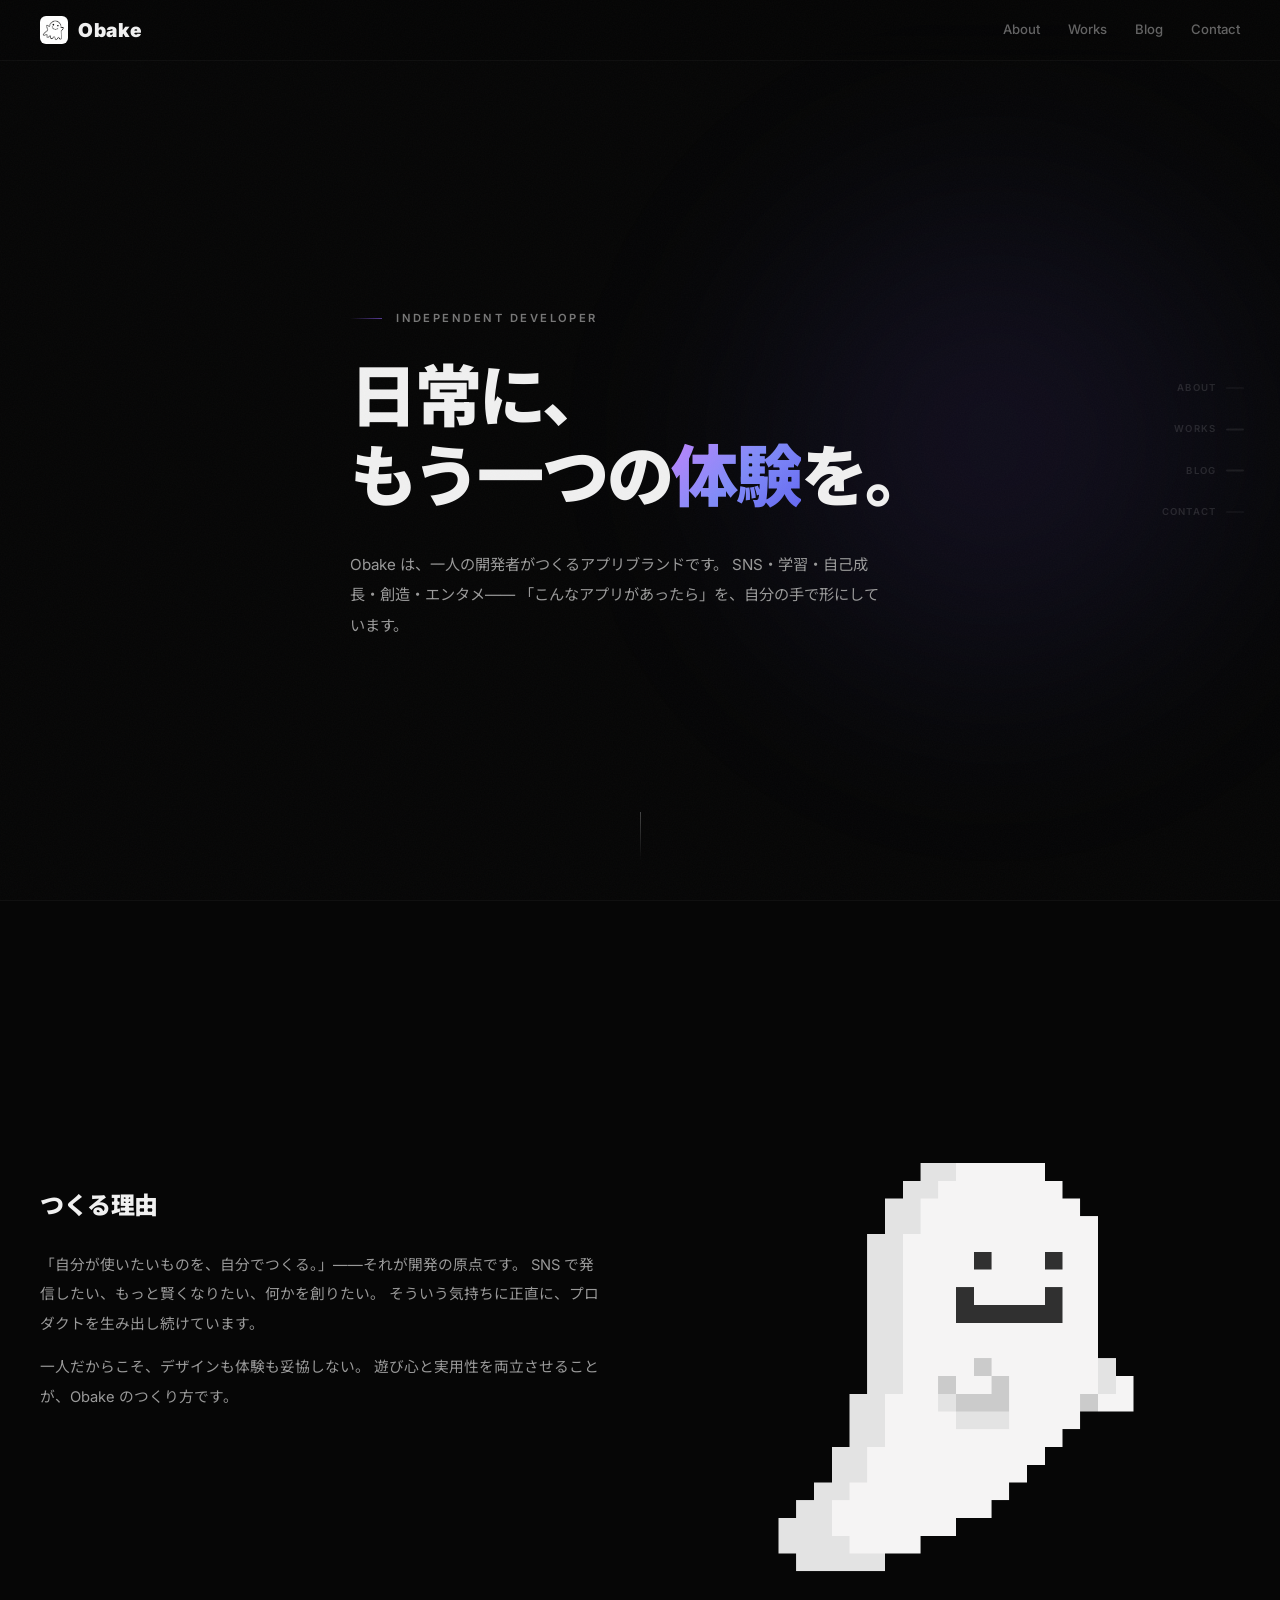
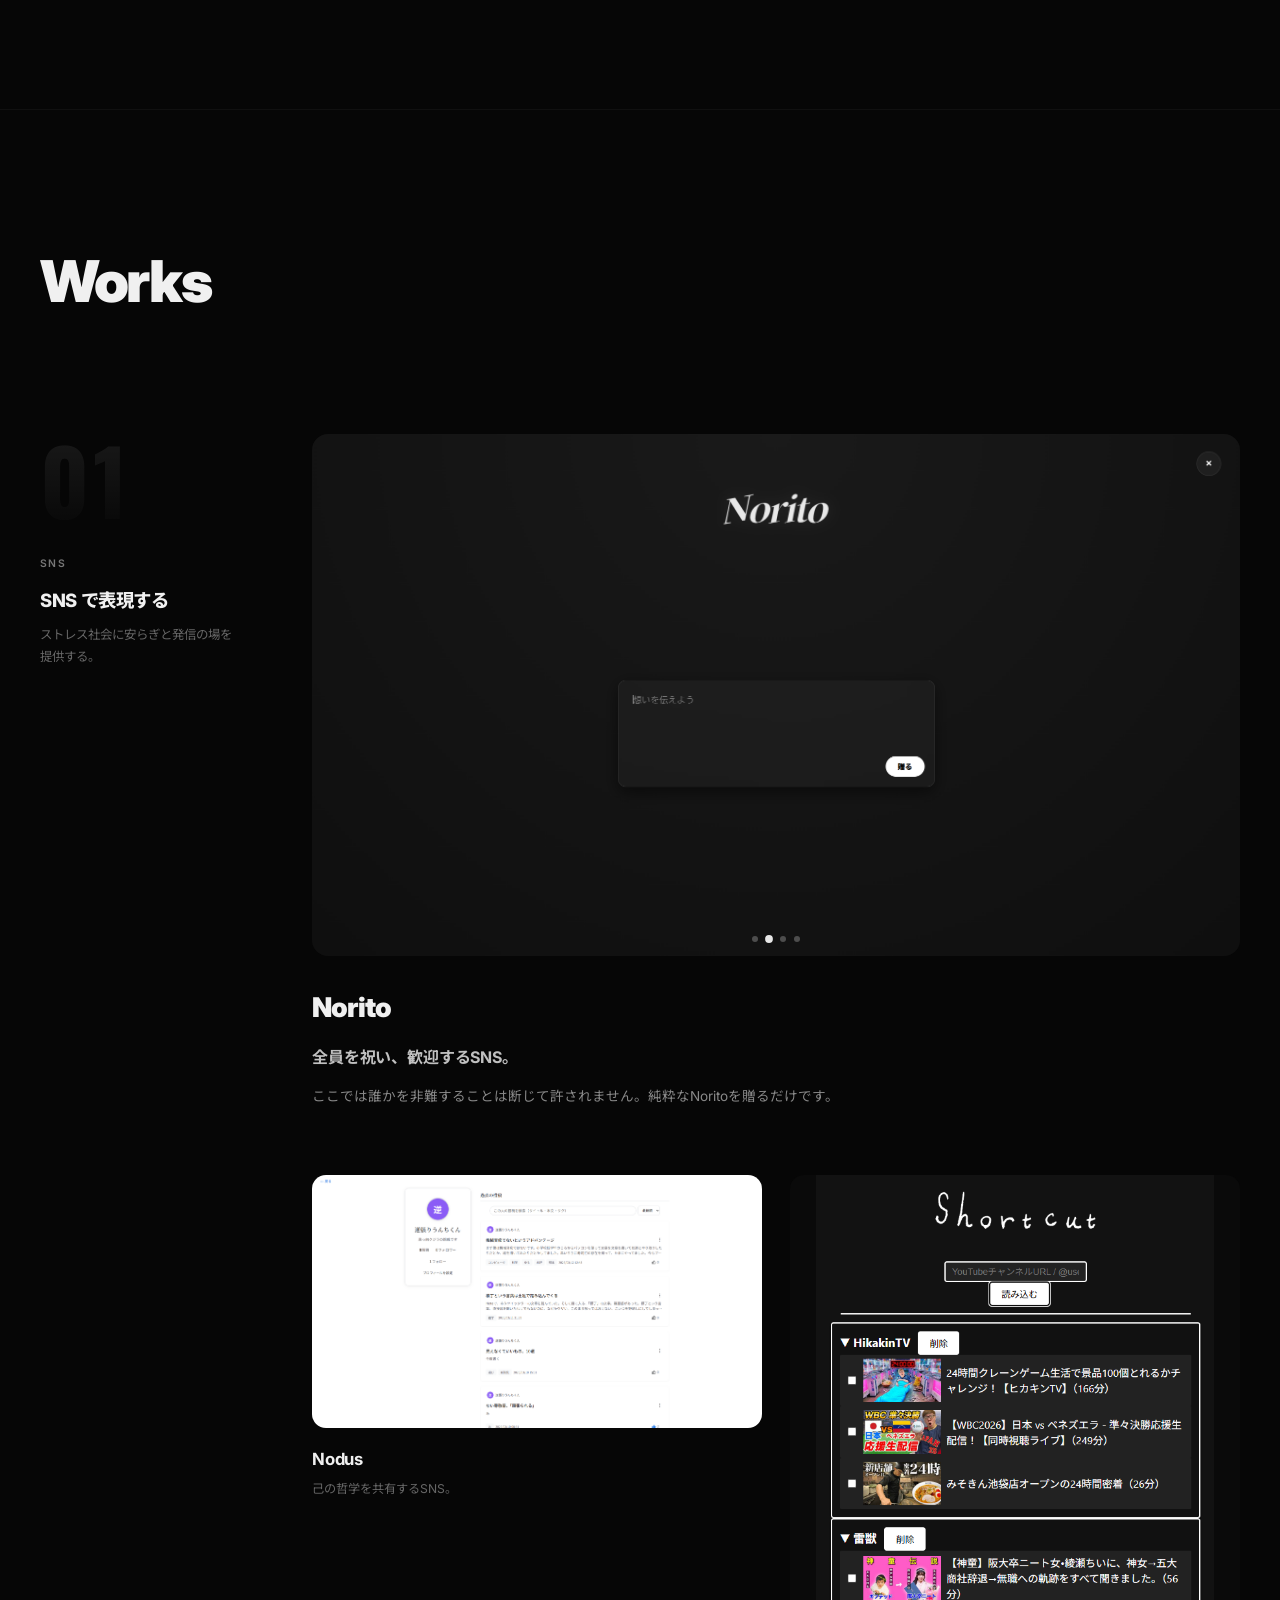
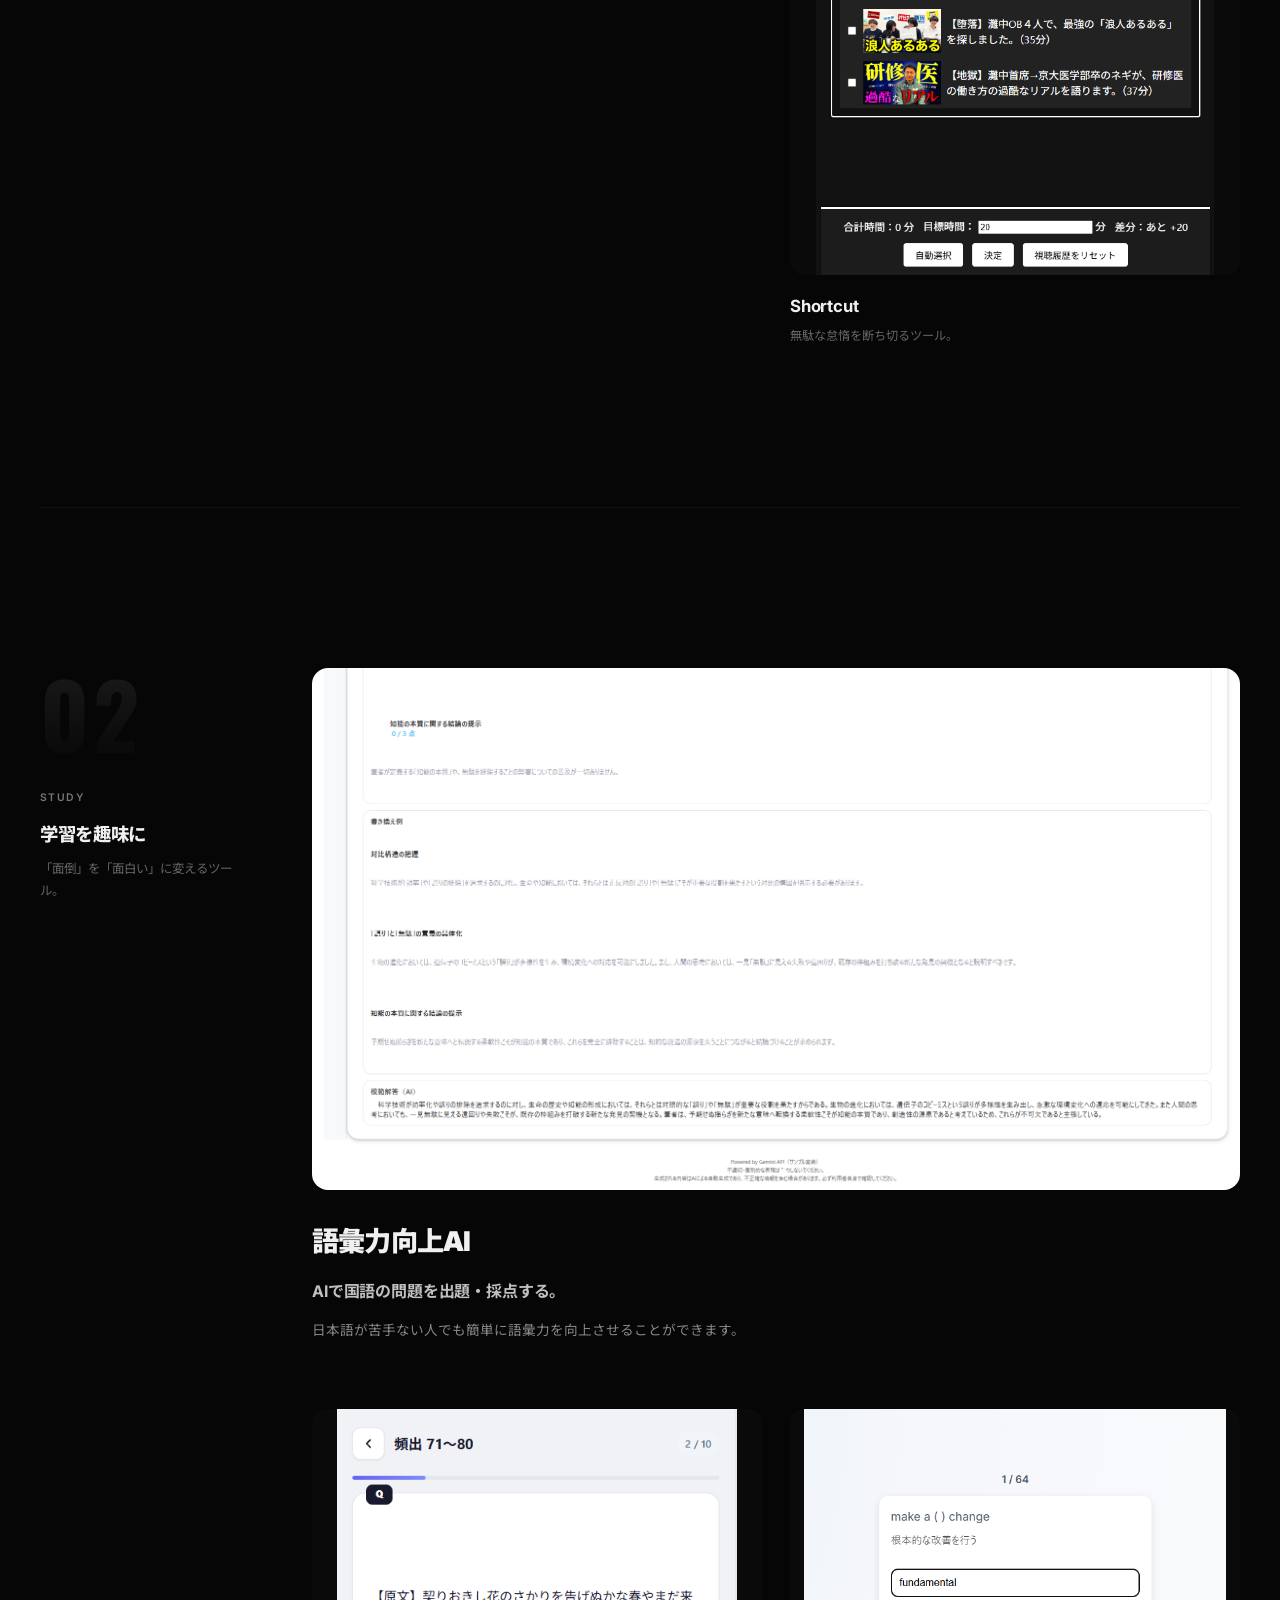
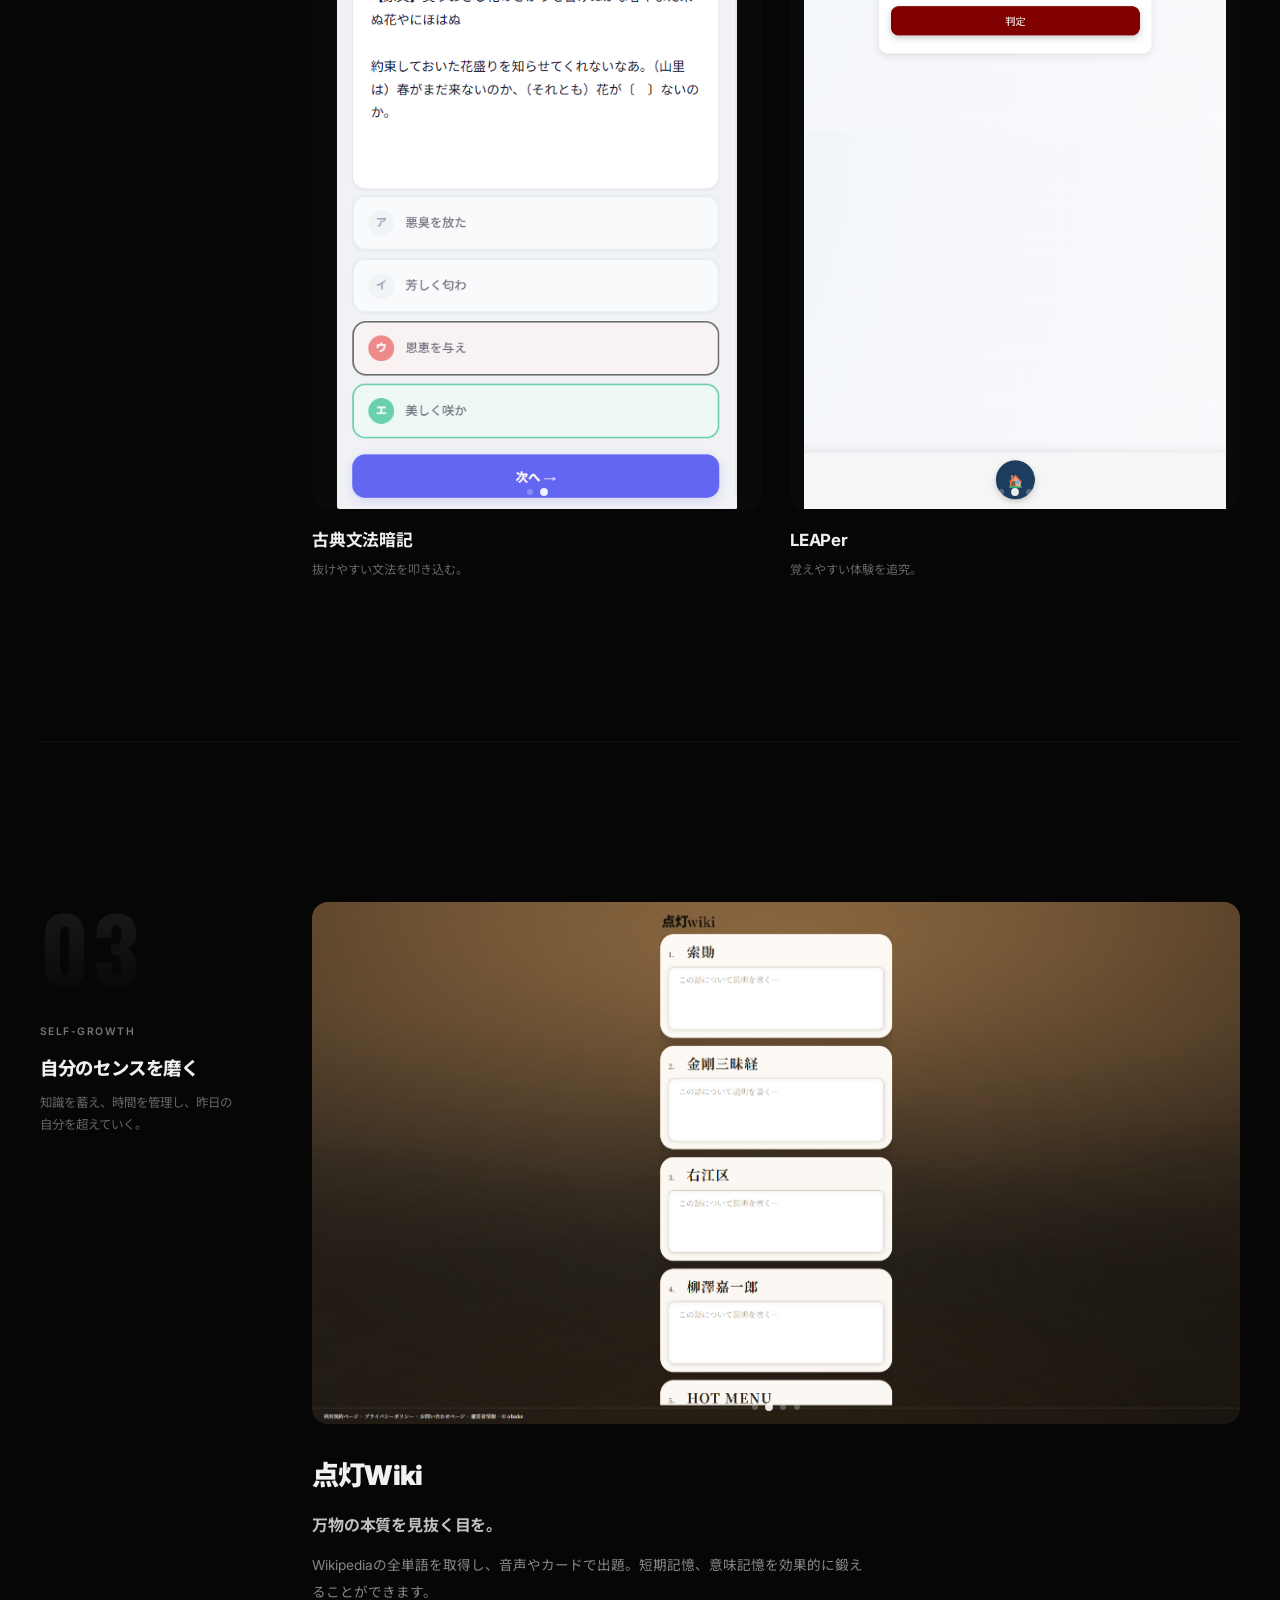
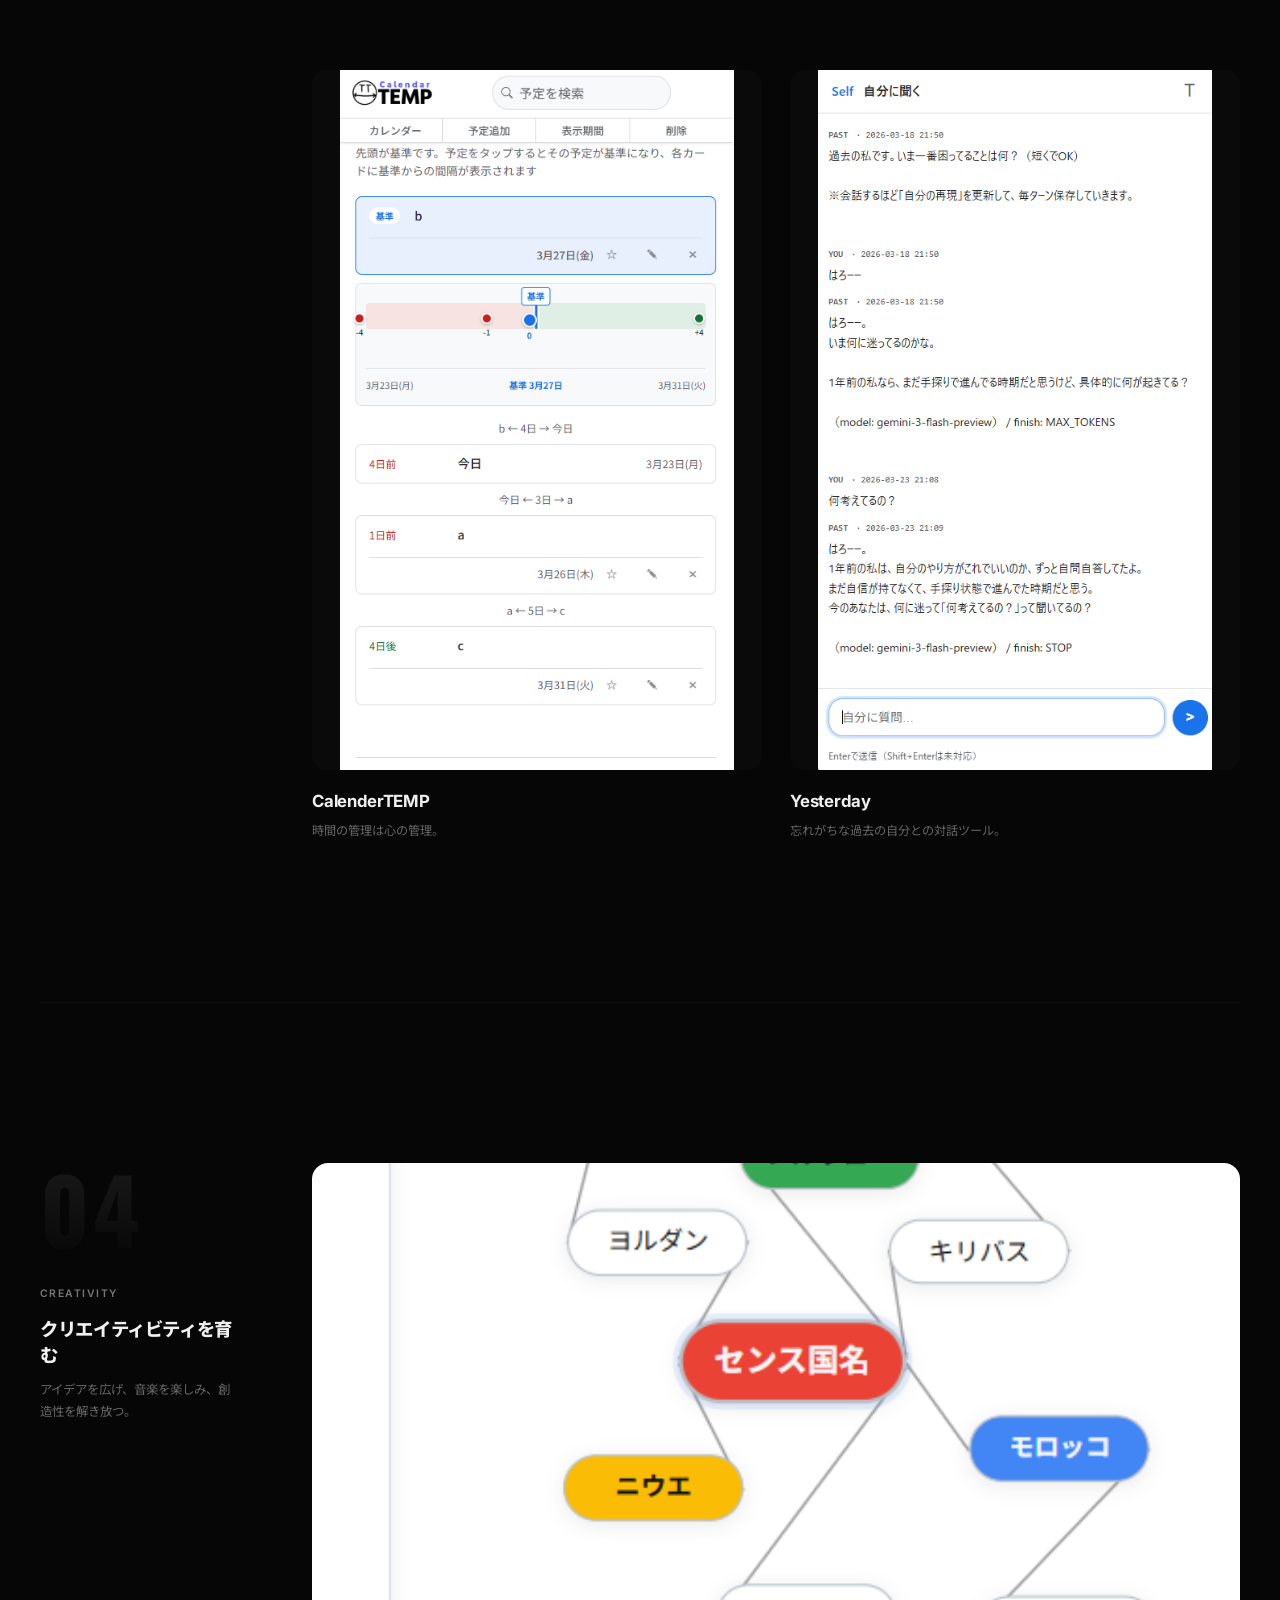
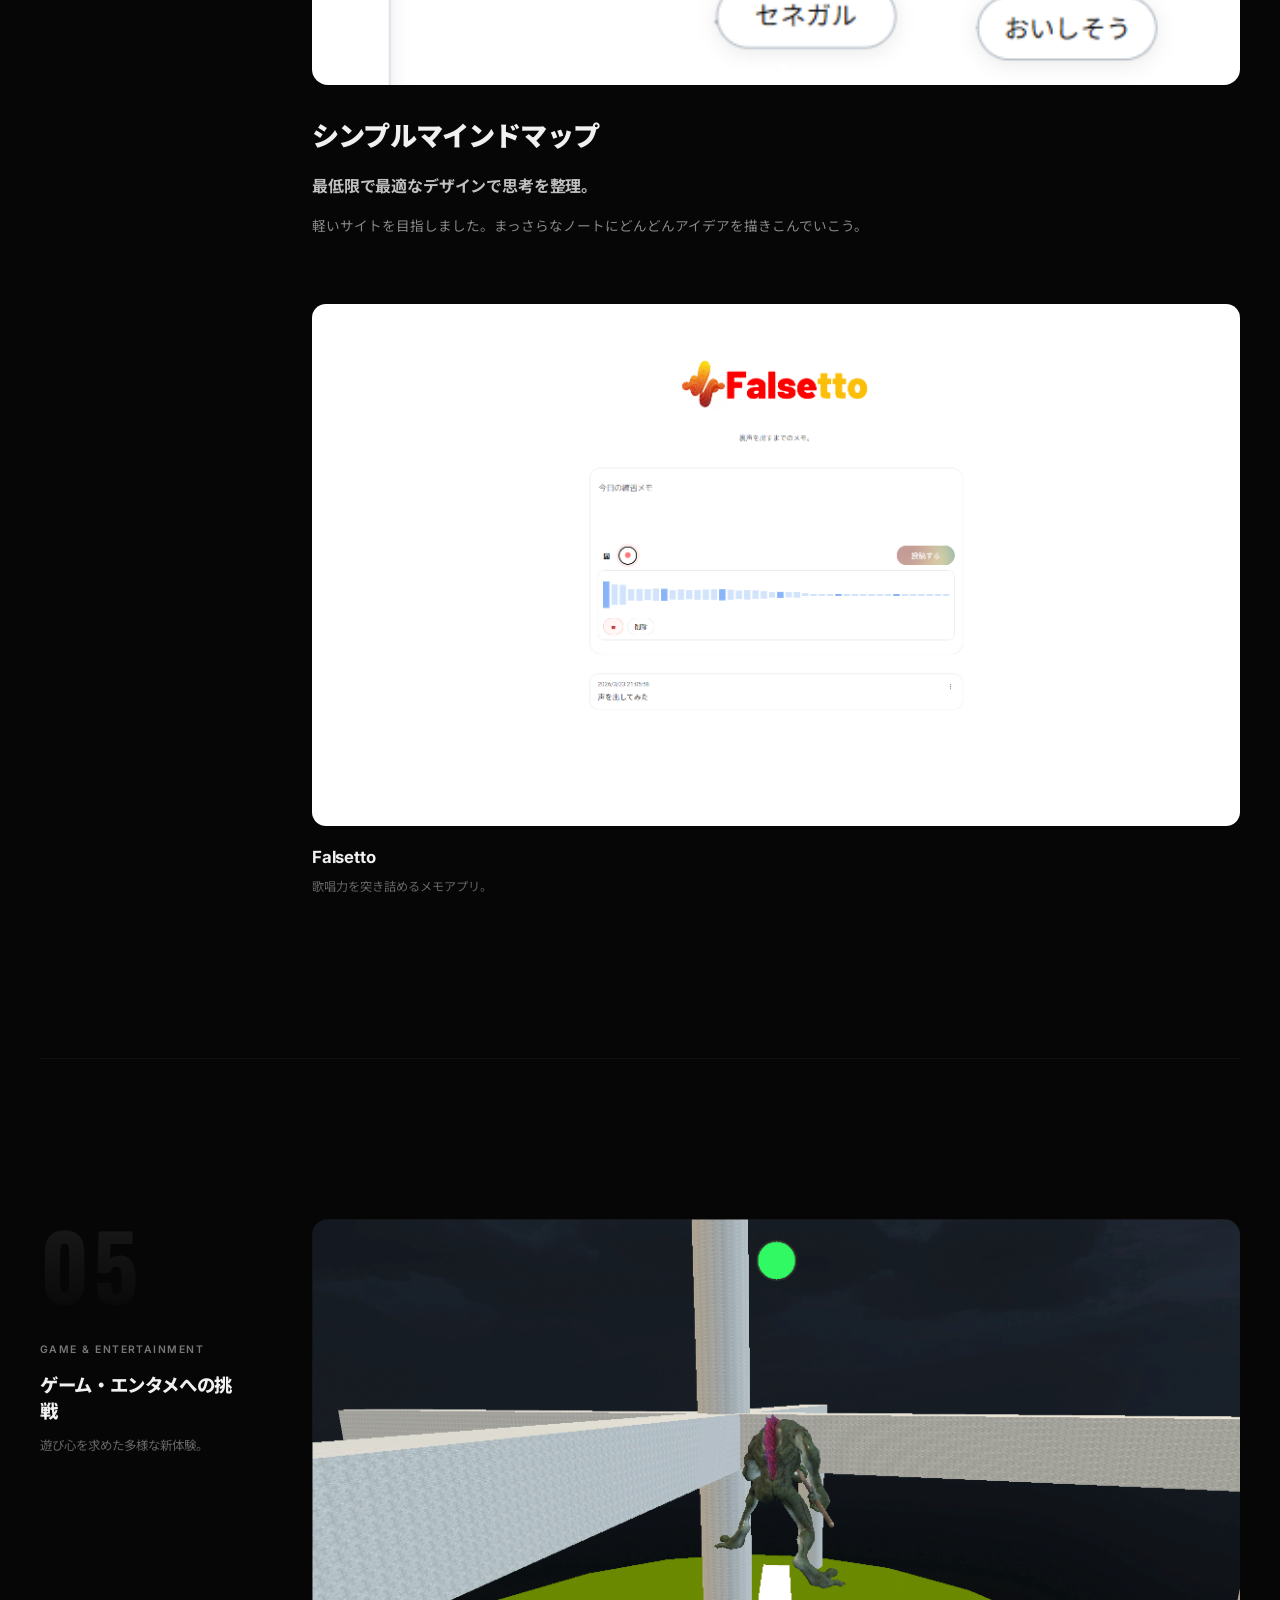
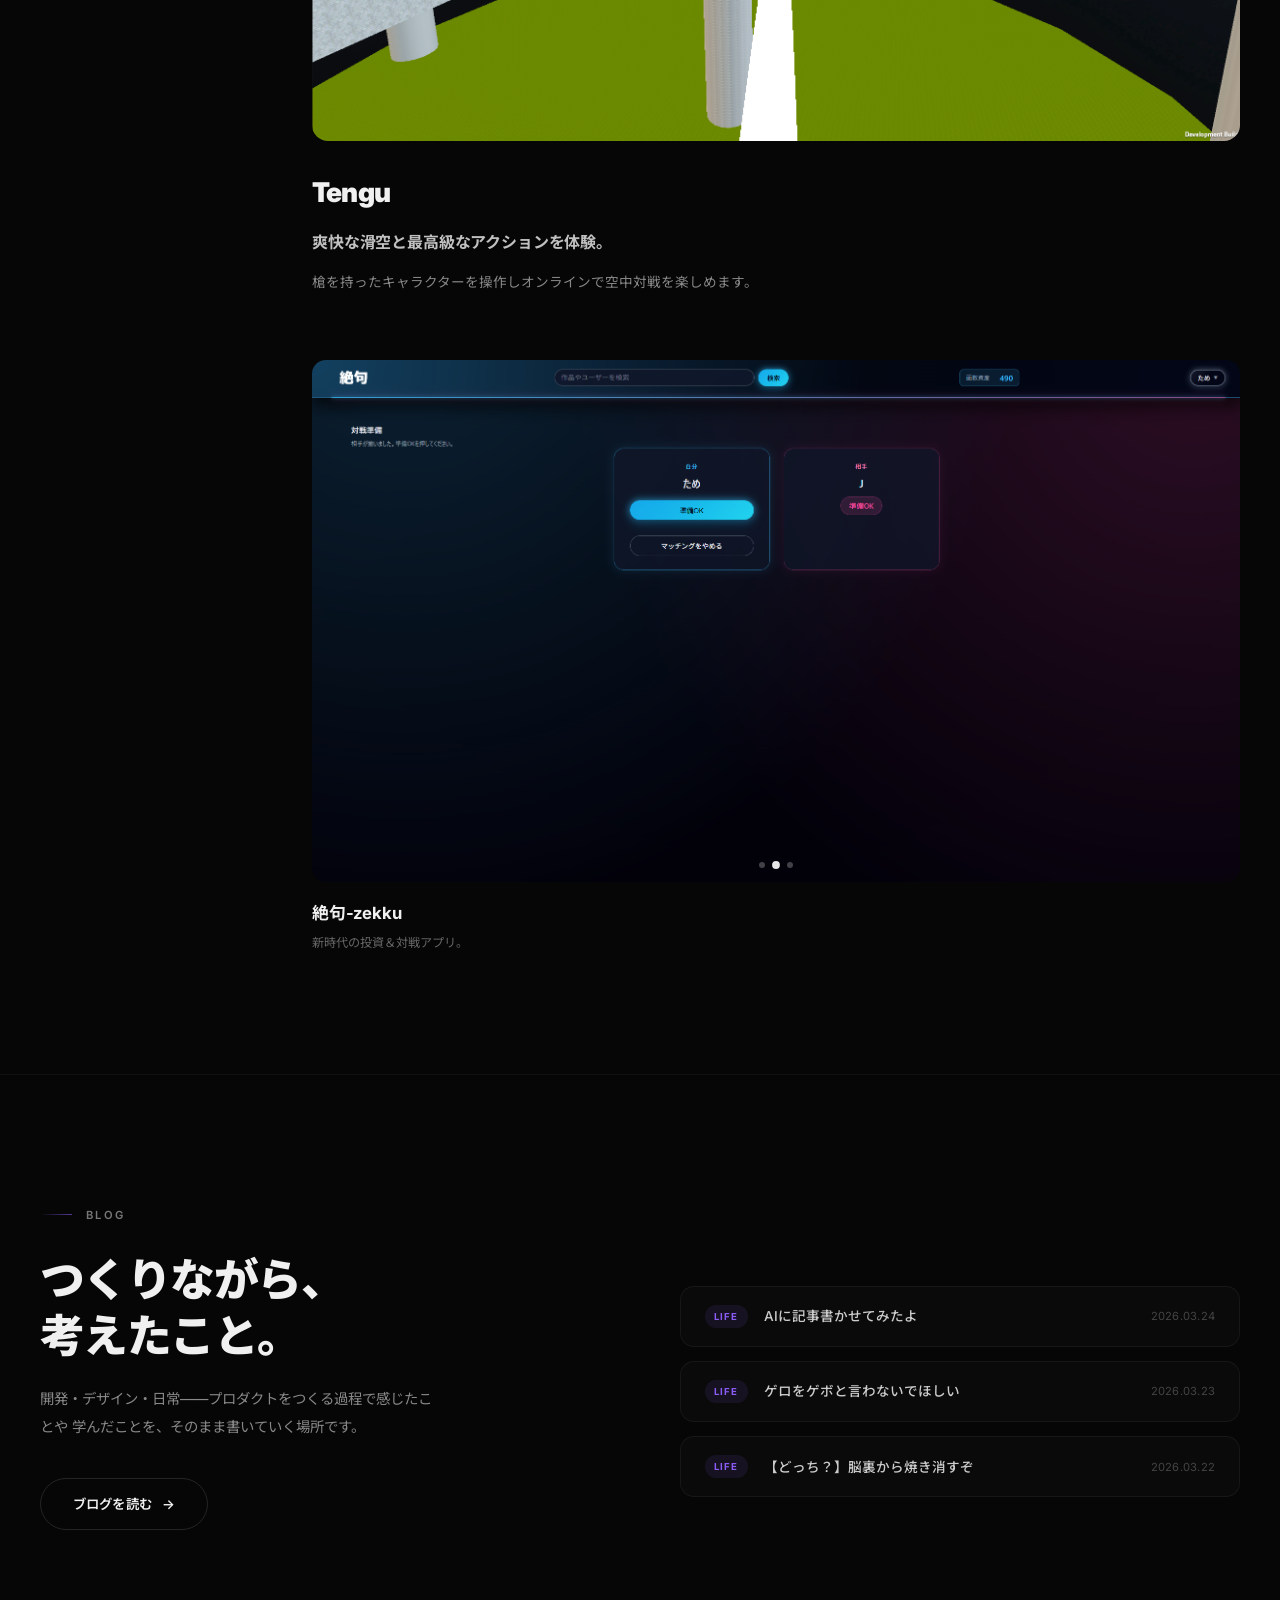
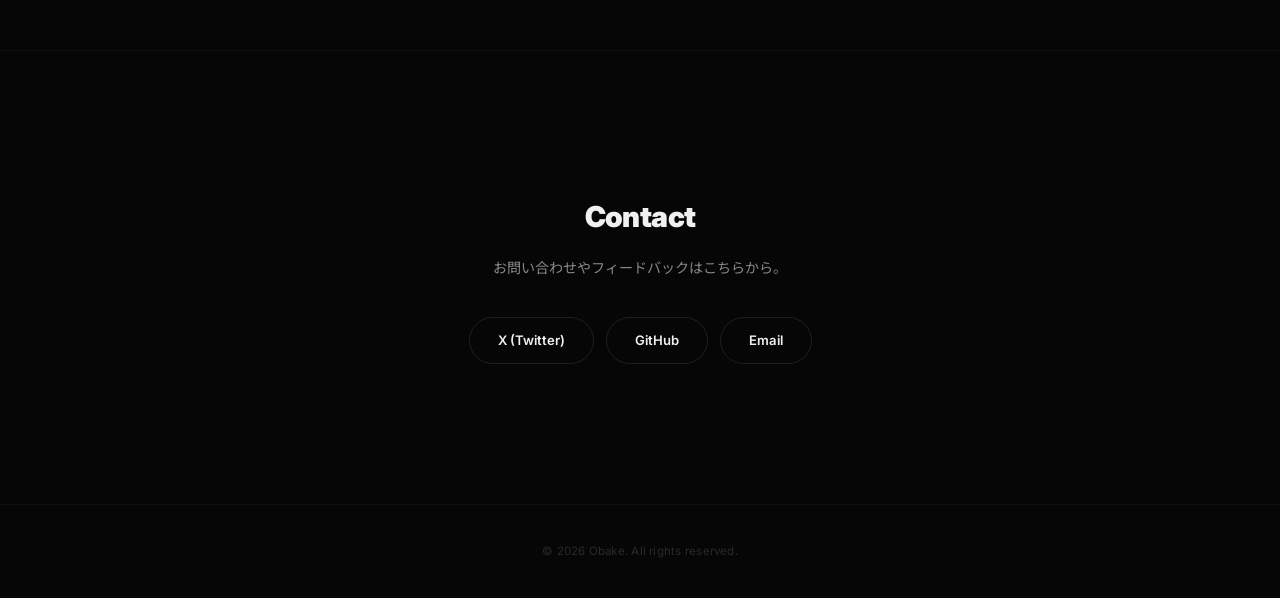
<file: index.html>
<!DOCTYPE html>
<html lang="ja">
<head>
  <meta charset="UTF-8">
  <meta name="viewport" content="width=device-width, initial-scale=1.0">
  <title>Obake</title>
  <link rel="stylesheet" href="style.css">
  <link rel="preconnect" href="https://fonts.googleapis.com">
  <link rel="preconnect" href="https://fonts.gstatic.com" crossorigin>
  <link href="https://fonts.googleapis.com/css2?family=Noto+Sans+JP:wght@300;400;500;700;900&family=Inter:wght@300;400;500;700;900&family=Oswald:wght@400;500;700&display=swap" rel="stylesheet">
</head>
<body>

  <header class="header">
    <div class="container header-inner">
      <a href="#" class="logo">
        <img src="images/obake-logo.png" alt="" class="logo-img">
        Obake
      </a>
      <nav>
        <a href="#about">About</a>
        <a href="#works">Works</a>
        <a href="#blog">Blog</a>
        <a href="#contact">Contact</a>
      </nav>
    </div>
  </header>

  <section class="hero">
    <div class="hero-bg-orb"></div>
    <div class="container">
      <span class="hero-label" data-reveal>Independent Developer</span>
      <h1 data-reveal data-reveal-delay="1">日常に、<br>もう一つの<span class="accent">体験</span>を。</h1>
      <p class="hero-desc" data-reveal data-reveal-delay="2">
        Obake は、一人の開発者がつくるアプリブランドです。
        SNS・学習・自己成長・創造・エンタメ——
        「こんなアプリがあったら」を、自分の手で形にしています。
      </p>
    </div>
    <div class="scroll-indicator" data-reveal data-reveal-delay="3">
      <span></span>
    </div>
  </section>

  <section class="about" id="about">
    <div class="container about-grid">
      <div class="about-text" data-reveal>
        <h2>つくる理由</h2>
        <p>
          「自分が使いたいものを、自分でつくる。」——それが開発の原点です。
          SNS で発信したい、もっと賢くなりたい、何かを創りたい。
          そういう気持ちに正直に、プロダクトを生み出し続けています。
        </p>
        <p>
          一人だからこそ、デザインも体験も妥協しない。
          遊び心と実用性を両立させることが、Obake のつくり方です。
        </p>
      </div>
      <div class="about-photo" data-reveal data-reveal-delay="1">
        <img src="images/obake.png" alt="Obake" class="about-img">
      </div>
    </div>
  </section>

  <section class="works" id="works">
    <div class="container">
      <h2 class="works-heading" data-reveal>Works</h2>

      <!-- ── 01 SNS ── -->
      <div class="category">
        <aside class="cat-sidebar" data-reveal>
          <span class="cat-num">01</span>
          <span class="cat-tag">SNS</span>
          <h3 class="cat-title">SNS で表現する</h3>
          <p class="cat-desc">ストレス社会に安らぎと発信の場を提供する。</p>
        </aside>
        <div class="cat-content">
          <article class="hero-app app-link" data-reveal data-url="https://norit.vercel.app">
            <div class="hero-app-gallery">
              <img src="images/norito (2).png" class="active" alt="norito">
              <img src="images/norito (3).png" alt="norito">
              <img src="images/norito (4).png" alt="norito">
              <img src="images/norito (1).png" alt="norito">
            </div>
            <h4 class="hero-app-name">Norito</h4>
            <p class="hero-app-catch">全員を祝い、歓迎するSNS。</p>
            <p class="hero-app-desc">ここでは誰かを非難することは断じて許されません。純粋なNoritoを贈るだけです。</p>
          </article>
          <div class="shelf">
            <article class="shelf-item app-link" data-reveal data-url="https://noodus.vercel.app">
              <div class="shelf-gallery landscape">
                <img src="images/Nodus (1).png" class="active" alt="Nodus">
                <img src="images/Nodus (2).png" alt="Nodus">
              </div>
              <h5 class="shelf-name">Nodus</h5>
              <p class="shelf-desc">己の哲学を共有するSNS。</p>
            </article>
            <article class="shelf-item app-link" data-reveal data-reveal-delay="1" data-url="https://shortcutown.vercel.app">
              <div class="shelf-gallery portrait">
                <img src="images/shortcut.png" class="active" alt="shortcut">
              </div>
              <h5 class="shelf-name">Shortcut</h5>
              <p class="shelf-desc">無駄な怠惰を断ち切るツール。</p>
            </article>
          </div>
        </div>
      </div>

      <!-- ── 02 Study ── -->
      <div class="category">
        <aside class="cat-sidebar" data-reveal>
          <span class="cat-num">02</span>
          <span class="cat-tag">Study</span>
          <h3 class="cat-title">学習を趣味に</h3>
          <p class="cat-desc">「面倒」を「面白い」に変えるツール。</p>
        </aside>
        <div class="cat-content">
          <article class="hero-app app-link" data-reveal data-url="https://goi-delta.vercel.app">
            <div class="hero-app-gallery">
              <img src="images/語彙力向上AI (1).png" class="active" alt="語彙力向上AI">
              <img src="images/語彙力向上AI (2).png" alt="語彙力向上AI">
            </div>
            <h4 class="hero-app-name">語彙力向上AI</h4>
            <p class="hero-app-catch">AIで国語の問題を出題・採点する。</p>
            <p class="hero-app-desc">日本語が苦手ない人でも簡単に語彙力を向上させることができます。</p>
          </article>
          <div class="shelf">
            <article class="shelf-item app-link" data-reveal data-url="https://kotenbunpouanki.vercel.app">
              <div class="shelf-gallery portrait">
                <img src="images/古典文法暗記 (1).png" class="active" alt="古典文法暗記">
                <img src="images/古典文法暗記 (2).png" alt="古典文法暗記">
              </div>
              <h5 class="shelf-name">古典文法暗記</h5>
              <p class="shelf-desc">抜けやすい文法を叩き込む。</p>
            </article>
            <article class="shelf-item app-link" data-reveal data-reveal-delay="1" data-url="https://english-word-bro.vercel.app">
              <div class="shelf-gallery portrait">
                <img src="images/LEAPer (1).png" class="active" alt="LEAPer">
                <img src="images/LEAPer (2).png" alt="LEAPer">
                <img src="images/LEAPer (3).png" alt="LEAPer">
              </div>
              <h5 class="shelf-name">LEAPer</h5>
              <p class="shelf-desc">覚えやすい体験を追究。</p>
            </article>
          </div>
        </div>
      </div>

      <!-- ── 03 Self-Growth ── -->
      <div class="category">
        <aside class="cat-sidebar" data-reveal>
          <span class="cat-num">03</span>
          <span class="cat-tag">Self-Growth</span>
          <h3 class="cat-title">自分のセンスを磨く</h3>
          <p class="cat-desc">知識を蓄え、時間を管理し、昨日の自分を超えていく。</p>
        </aside>
        <div class="cat-content">
          <article class="hero-app app-link" data-reveal data-url="https://tentouwiki.vercel.app">
            <div class="hero-app-gallery">
              <img src="images/点灯Wiki (1).png" class="active" alt="点灯Wiki">
              <img src="images/点灯Wiki (2).png" alt="点灯Wiki">
              <img src="images/点灯Wiki (3).png" alt="点灯Wiki">
              <img src="images/点灯Wiki (4).png" alt="点灯Wiki">
            </div>
            <h4 class="hero-app-name">点灯Wiki</h4>
            <p class="hero-app-catch">万物の本質を見抜く目を。</p>
            <p class="hero-app-desc">Wikipediaの全単語を取得し、音声やカードで出題。短期記憶、意味記憶を効果的に鍛えることができます。</p>
          </article>
          <div class="shelf">
            <article class="shelf-item app-link" data-reveal data-url="https://far-theta.vercel.app">
              <div class="shelf-gallery portrait">
                <img src="images/CalenderTEMP.png" class="active" alt="CalenderTEMP">
              </div>
              <h5 class="shelf-name">CalenderTEMP</h5>
              <p class="shelf-desc">時間の管理は心の管理。</p>
            </article>
            <article class="shelf-item app-link" data-reveal data-reveal-delay="1" data-url="https://yesterday-iota.vercel.app">
              <div class="shelf-gallery portrait">
                <img src="images/yesterday.png" class="active" alt="yesterday">
              </div>
              <h5 class="shelf-name">Yesterday</h5>
              <p class="shelf-desc">忘れがちな過去の自分との対話ツール。</p>
            </article>
          </div>
        </div>
      </div>

      <!-- ── 04 Creativity ── -->
      <div class="category">
        <aside class="cat-sidebar" data-reveal>
          <span class="cat-num">04</span>
          <span class="cat-tag">Creativity</span>
          <h3 class="cat-title">クリエイティビティを育む</h3>
          <p class="cat-desc">アイデアを広げ、音楽を楽しみ、創造性を解き放つ。</p>
        </aside>
        <div class="cat-content">
          <article class="hero-app app-link" data-reveal data-url="https://simple-mindmaps.vercel.app">
            <div class="hero-app-gallery">
              <img src="images/シンプルマインドマップ (2).png" class="active" alt="シンプルマインドマップ">
              <img src="images/シンプルマインドマップ (1).png" alt="シンプルマインドマップ">
            </div>
            <h4 class="hero-app-name">シンプルマインドマップ</h4>
            <p class="hero-app-catch">最低限で最適なデザインで思考を整理。</p>
            <p class="hero-app-desc">軽いサイトを目指しました。まっさらなノートにどんどんアイデアを描きこんでいこう。</p>
          </article>
          <div class="shelf">
            <article class="shelf-item shelf-item-solo app-link" data-reveal data-url="https://falsetto-memo.vercel.app">
              <div class="shelf-gallery landscape">
                <img src="images/Falsetto.png" class="active" alt="Falsetto">
              </div>
              <h5 class="shelf-name">Falsetto</h5>
              <p class="shelf-desc">歌唱力を突き詰めるメモアプリ。</p>
            </article>
          </div>
        </div>
      </div>

      <!-- ── 05 Game & Entertainment ── -->
      <div class="category">
        <aside class="cat-sidebar" data-reveal>
          <span class="cat-num">05</span>
          <span class="cat-tag">Game &amp; Entertainment</span>
          <h3 class="cat-title">ゲーム・エンタメへの挑戦</h3>
          <p class="cat-desc">遊び心を求めた多様な新体験。</p>
        </aside>
        <div class="cat-content">
          <article class="hero-app app-link" data-reveal data-url="https://tenguonline.vercel.app">
            <div class="hero-app-gallery">
              <img src="images/Tengu (1).png" class="active" alt="Tengu">
              <img src="images/Tengu (2).png" alt="Tengu">
            </div>
            <h4 class="hero-app-name">Tengu</h4>
            <p class="hero-app-catch">爽快な滑空と最高級なアクションを体験。</p>
            <p class="hero-app-desc">槍を持ったキャラクターを操作しオンラインで空中対戦を楽しめます。</p>
          </article>
          <div class="shelf">
            <article class="shelf-item shelf-item-solo app-link" data-reveal data-url="https://zekku.vercel.app">
              <div class="shelf-gallery landscape">
                <img src="images/絶句-zekku (1).png" class="active" alt="絶句-zekku">
                <img src="images/絶句-zekku (2).png" alt="絶句-zekku">
                <img src="images/絶句-zekku (3).png" alt="絶句-zekku">
              </div>
              <h5 class="shelf-name">絶句-zekku</h5>
              <p class="shelf-desc">新時代の投資＆対戦アプリ。</p>
            </article>
          </div>
        </div>
      </div>

    </div>
  </section>

  <section class="blog-promo" id="blog">
    <div class="container">
      <span class="hero-label" data-reveal>Blog</span>
      <div class="blog-promo-inner">
        <div class="blog-promo-text" data-reveal data-reveal-delay="1">
          <h2>つくりながら、<br>考えたこと。</h2>
          <p>
            開発・デザイン・日常——プロダクトをつくる過程で感じたことや
            学んだことを、そのまま書いていく場所です。
          </p>
          <a href="blog-template/index.html" class="blog-promo-btn">
            ブログを読む
            <span class="blog-promo-arrow">→</span>
          </a>
        </div>
        <div class="blog-promo-cards" data-reveal data-reveal-delay="2">
          <a href="blog-template/post-7.html" class="blog-promo-card">
            <span class="blog-promo-tag">Life</span>
            <p class="blog-promo-card-title">AIに記事書かせてみたよ</p>
            <span class="blog-promo-date">2026.03.24</span>
          </a>
          <a href="blog-template/post-6.html" class="blog-promo-card">
            <span class="blog-promo-tag">Life</span>
            <p class="blog-promo-card-title">ゲロをゲボと言わないでほしい</p>
            <span class="blog-promo-date">2026.03.24</span>
          </a>
          <a href="blog-template/post-5.html" class="blog-promo-card">
            <span class="blog-promo-tag">Life</span>
            <p class="blog-promo-card-title">【どっち？】脳裏から焼き消すぞ</p>
            <span class="blog-promo-date">2026.03.24</span>
          </a>
        </div>
      </div>
    </div>
  </section>

  <section class="contact" id="contact">
    <div class="container">
      <h2 data-reveal>Contact</h2>
      <p class="contact-sub" data-reveal data-reveal-delay="1">お問い合わせやフィードバックはこちらから。</p>
      <div class="contact-links" data-reveal data-reveal-delay="2">
        <a href="#" class="contact-btn">X (Twitter)</a>
        <a href="#" class="contact-btn">GitHub</a>
        <a href="mailto:example@example.com" class="contact-btn">Email</a>
      </div>
    </div>
  </section>

  <nav class="section-nav" aria-label="Section navigation">
    <a href="#about" class="section-nav-item" data-target="about">
      <span class="section-nav-label">About</span>
      <span class="section-nav-line"></span>
    </a>
    <a href="#works" class="section-nav-item" data-target="works">
      <span class="section-nav-label">Works</span>
      <span class="section-nav-line"></span>
    </a>
    <a href="#blog" class="section-nav-item" data-target="blog">
      <span class="section-nav-label">Blog</span>
      <span class="section-nav-line"></span>
    </a>
    <a href="#contact" class="section-nav-item" data-target="contact">
      <span class="section-nav-label">Contact</span>
      <span class="section-nav-line"></span>
    </a>
  </nav>

  <footer>
    <p>&copy; 2026 Obake. All rights reserved.</p>
  </footer>

  <div class="cursor-tooltip">このサイトを開く</div>

  <script src="script.js"></script>
</body>
</html>
</file>
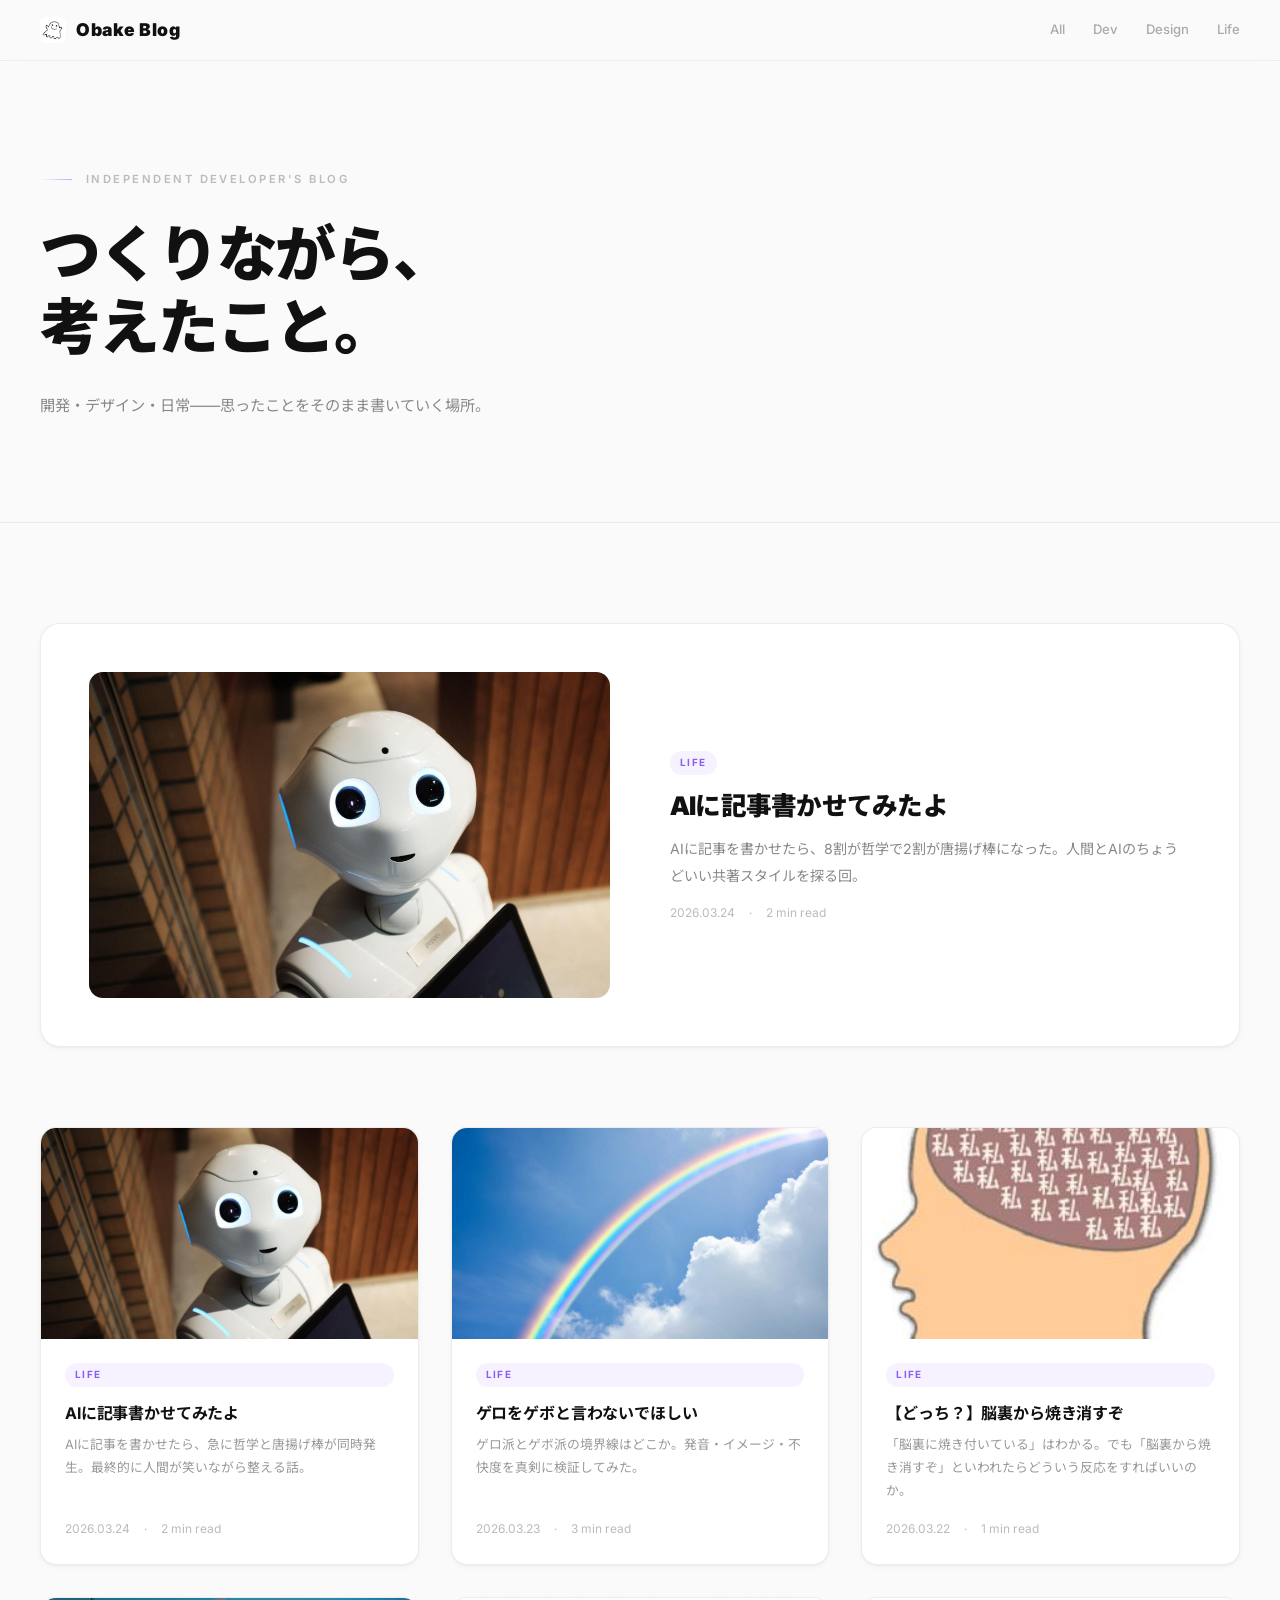
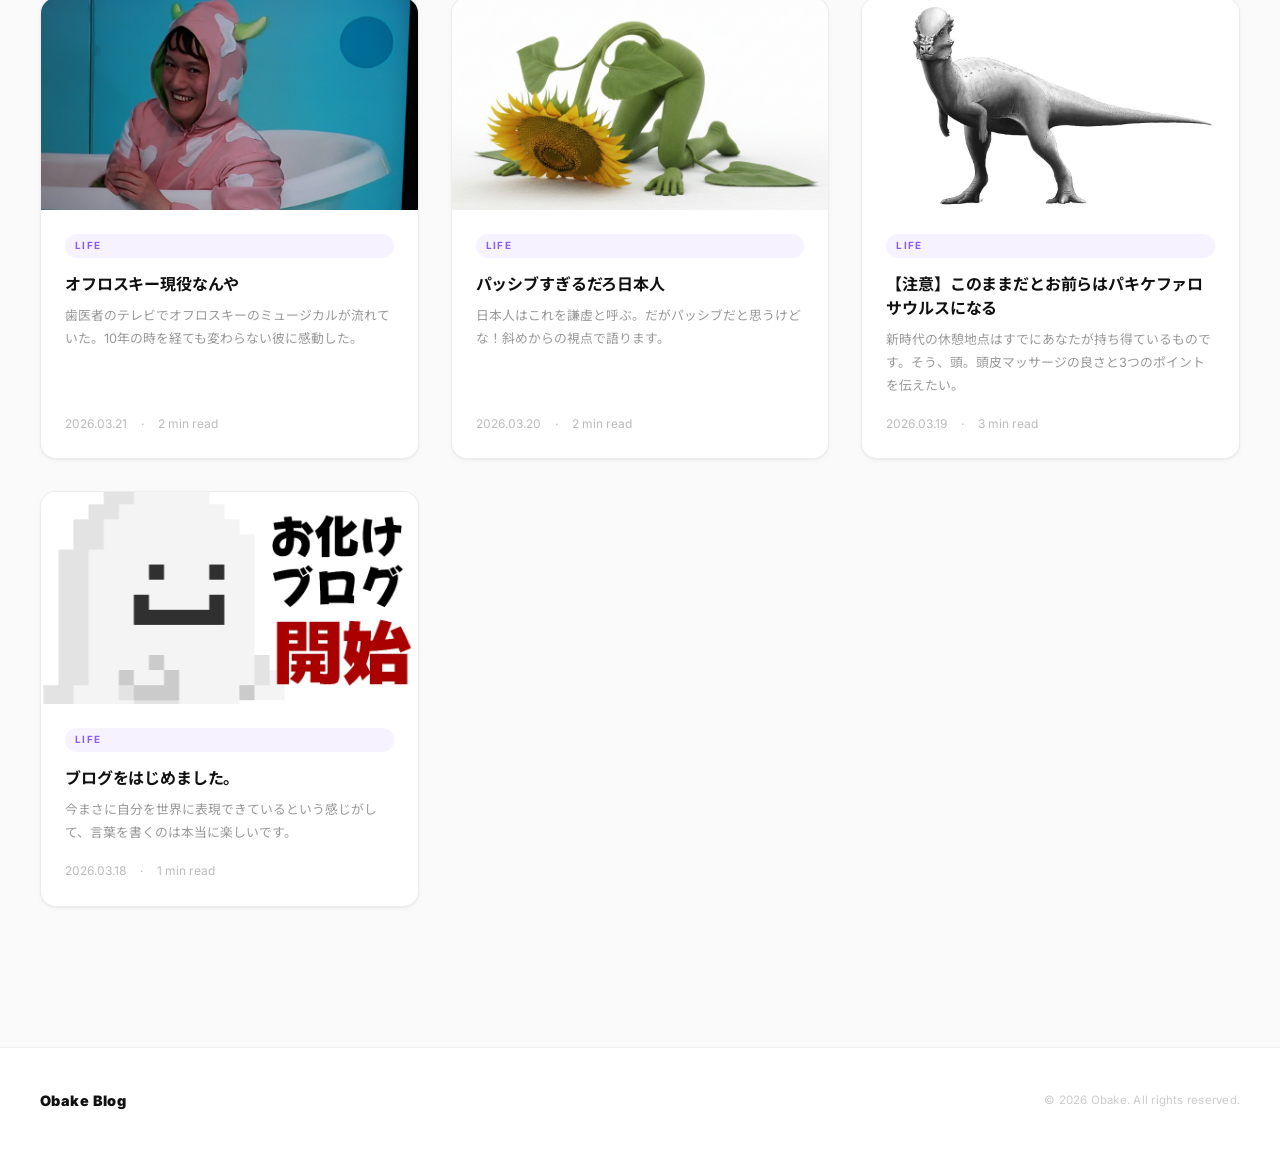
<file: blog-template/index.html>
<!DOCTYPE html>
<html lang="ja">
<head>
  <meta charset="UTF-8">
  <meta name="viewport" content="width=device-width, initial-scale=1.0">
  <title>Obake Blog</title>
  <link rel="stylesheet" href="style.css">
  <link rel="preconnect" href="https://fonts.googleapis.com">
  <link rel="preconnect" href="https://fonts.gstatic.com" crossorigin>
  <link href="https://fonts.googleapis.com/css2?family=Noto+Sans+JP:wght@300;400;500;700;900&family=Inter:wght@300;400;500;700;900&family=Oswald:wght@400;500;700&display=swap" rel="stylesheet">
</head>
<body>

  <header class="header">
    <div class="container header-inner">
      <a href="index.html" class="logo">
        <img src="images/obake-logo.png" alt="" class="logo-img">
        Obake Blog
      </a>
      <nav>
        <a href="#">All</a>
        <a href="#">Dev</a>
        <a href="#">Design</a>
        <a href="#">Life</a>
      </nav>
    </div>
  </header>

  <section class="hero">
    <div class="container">
      <span class="hero-label" data-reveal>Independent Developer's Blog</span>
      <h1 data-reveal data-reveal-delay="1">つくりながら、<br>考えたこと。</h1>
      <p class="hero-desc" data-reveal data-reveal-delay="2">
        開発・デザイン・日常——思ったことをそのまま書いていく場所。
      </p>
    </div>
  </section>

  <section class="posts" id="posts">
    <div class="container">

      <!-- 注目記事（大きめ） -->
      <article class="post-featured" data-reveal>
        <a href="post-7.html" class="post-featured-inner">
          <div class="post-featured-img">
            <img src="images/ichiran07.jpg" alt="AIに記事書かせてみたよ">
          </div>
          <div class="post-featured-body">
            <span class="post-tag">Life</span>
            <h2 class="post-featured-title">AIに記事書かせてみたよ</h2>
            <p class="post-excerpt">AIに記事を書かせたら、8割が哲学で2割が唐揚げ棒になった。人間とAIのちょうどいい共著スタイルを探る回。</p>
            <div class="post-meta">
              <time datetime="2026-03-24">2026.03.24</time>
              <span class="post-read-time">2 min read</span>
            </div>
          </div>
        </a>
      </article>

      <!-- 記事グリッド -->
      <div class="post-grid">

        <article class="post-card" data-reveal>
          <a href="post-7.html">
            <div class="post-card-img">
              <img src="images/ichiran07.jpg" alt="AIに記事書かせてみたよ">
            </div>
            <div class="post-card-body">
              <span class="post-tag">Life</span>
              <h3 class="post-card-title">AIに記事書かせてみたよ</h3>
              <p class="post-card-excerpt">AIに記事を書かせたら、急に哲学と唐揚げ棒が同時発生。最終的に人間が笑いながら整える話。</p>
              <div class="post-meta">
                <time datetime="2026-03-24">2026.03.24</time>
                <span class="post-read-time">2 min read</span>
              </div>
            </div>
          </a>
        </article>

        <article class="post-card" data-reveal data-reveal-delay="1">
          <a href="post-6.html">
            <div class="post-card-img">
              <img src="images/ichiran06.jpg" alt="ゲロをゲボと言わないでほしい">
            </div>
            <div class="post-card-body">
              <span class="post-tag">Life</span>
              <h3 class="post-card-title">ゲロをゲボと言わないでほしい</h3>
              <p class="post-card-excerpt">ゲロ派とゲボ派の境界線はどこか。発音・イメージ・不快度を真剣に検証してみた。</p>
              <div class="post-meta">
                <time datetime="2026-03-24">2026.03.24</time>
                <span class="post-read-time">3 min read</span>
              </div>
            </div>
          </a>
        </article>

        <article class="post-card" data-reveal data-reveal-delay="2">
          <a href="post-5.html">
            <div class="post-card-img">
              <img src="images/ichiran05.jpeg" alt="【どっち？】脳裏から焼き消すぞ">
            </div>
            <div class="post-card-body">
              <span class="post-tag">Life</span>
              <h3 class="post-card-title">【どっち？】脳裏から焼き消すぞ</h3>
              <p class="post-card-excerpt">「脳裏に焼き付いている」はわかる。でも「脳裏から焼き消すぞ」といわれたらどういう反応をすればいいのか。</p>
              <div class="post-meta">
                <time datetime="2026-03-24">2026.03.24</time>
                <span class="post-read-time">1 min read</span>
              </div>
            </div>
          </a>
        </article>

        <article class="post-card" data-reveal>
          <a href="post-4.html">
            <div class="post-card-img">
              <img src="images/ichiran04.jpg" alt="オフロスキー現役なんや">
            </div>
            <div class="post-card-body">
              <span class="post-tag">Life</span>
              <h3 class="post-card-title">オフロスキー現役なんや</h3>
              <p class="post-card-excerpt">歯医者のテレビでオフロスキーのミュージカルが流れていた。10年の時を経ても変わらない彼に感動した。</p>
              <div class="post-meta">
                <time datetime="2026-03-24">2026.03.24</time>
                <span class="post-read-time">2 min read</span>
              </div>
            </div>
          </a>
        </article>

        <article class="post-card" data-reveal data-reveal-delay="1">
          <a href="post-3.html">
            <div class="post-card-img">
              <img src="images/ichiran03.jpg" alt="パッシブすぎるだろ日本人">
            </div>
            <div class="post-card-body">
              <span class="post-tag">Life</span>
              <h3 class="post-card-title">パッシブすぎるだろ日本人</h3>
              <p class="post-card-excerpt">日本人はこれを謙虚と呼ぶ。だがパッシブだと思うけどな！斜めからの視点で語ります。</p>
              <div class="post-meta">
                <time datetime="2026-03-24">2026.03.24</time>
                <span class="post-read-time">2 min read</span>
              </div>
            </div>
          </a>
        </article>

        <article class="post-card" data-reveal data-reveal-delay="2">
          <a href="post-2.html">
            <div class="post-card-img">
              <img src="images/ichiran02.webp" alt="【注意】このままだとお前らはパキケファロサウルスになる">
            </div>
            <div class="post-card-body">
              <span class="post-tag">Life</span>
              <h3 class="post-card-title">【注意】このままだとお前らはパキケファロサウルスになる</h3>
              <p class="post-card-excerpt">新時代の休憩地点はすでにあなたが持ち得ているものです。そう、頭。頭皮マッサージの良さと3つのポイントを伝えたい。</p>
              <div class="post-meta">
                <time datetime="2026-03-24">2026.03.24</time>
                <span class="post-read-time">3 min read</span>
              </div>
            </div>
          </a>
        </article>

        <article class="post-card" data-reveal>
          <a href="post-1.html">
            <div class="post-card-img">
              <img src="images/ichiran01.jpg" alt="ブログをはじめました。">
            </div>
            <div class="post-card-body">
              <span class="post-tag">Life</span>
              <h3 class="post-card-title">ブログをはじめました。</h3>
              <p class="post-card-excerpt">今まさに自分を世界に表現できているという感じがして、言葉を書くのは本当に楽しいです。</p>
              <div class="post-meta">
                <time datetime="2026-03-24">2026.03.24</time>
                <span class="post-read-time">1 min read</span>
              </div>
            </div>
          </a>
        </article>

      </div>
    </div>
  </section>

  <footer>
    <div class="container footer-inner">
      <a href="index.html" class="footer-logo">Obake Blog</a>
      <p>&copy; 2026 Obake. All rights reserved.</p>
    </div>
  </footer>

  <script src="script.js"></script>
</body>
</html>
</file>
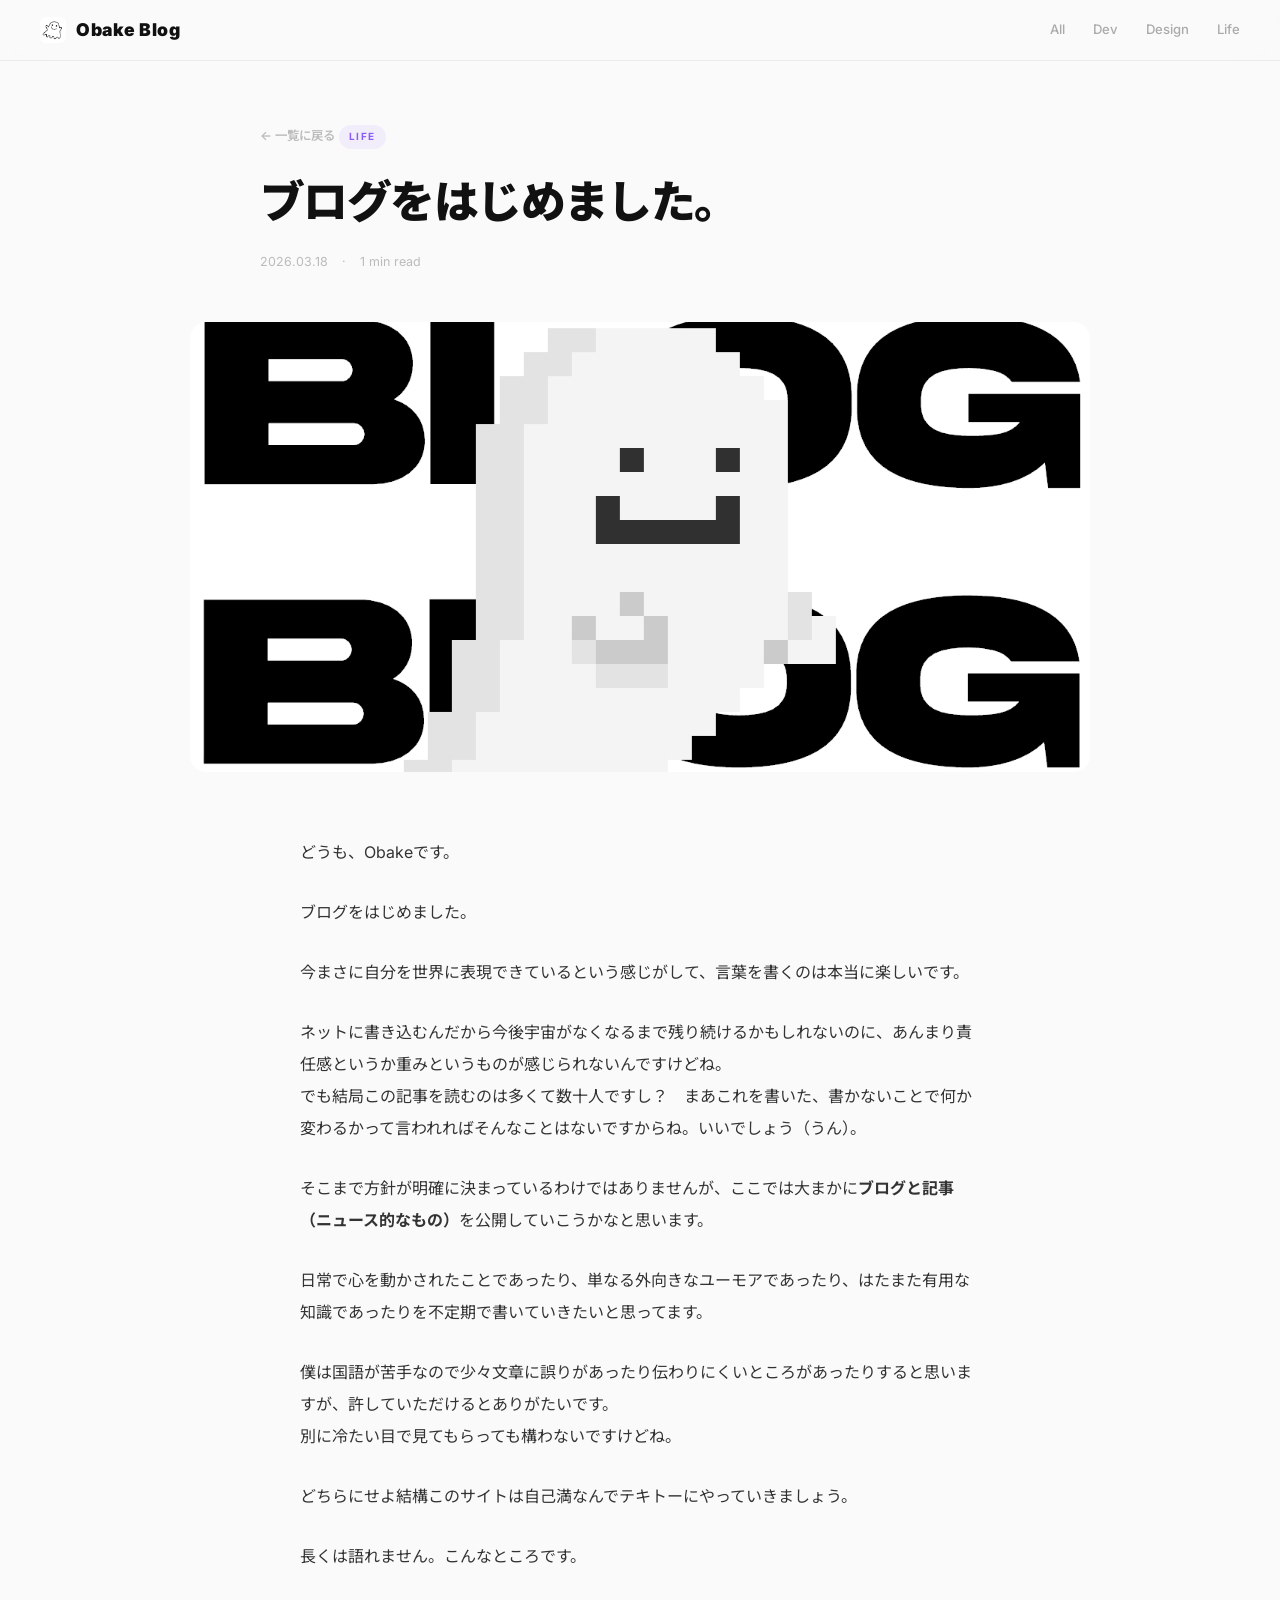
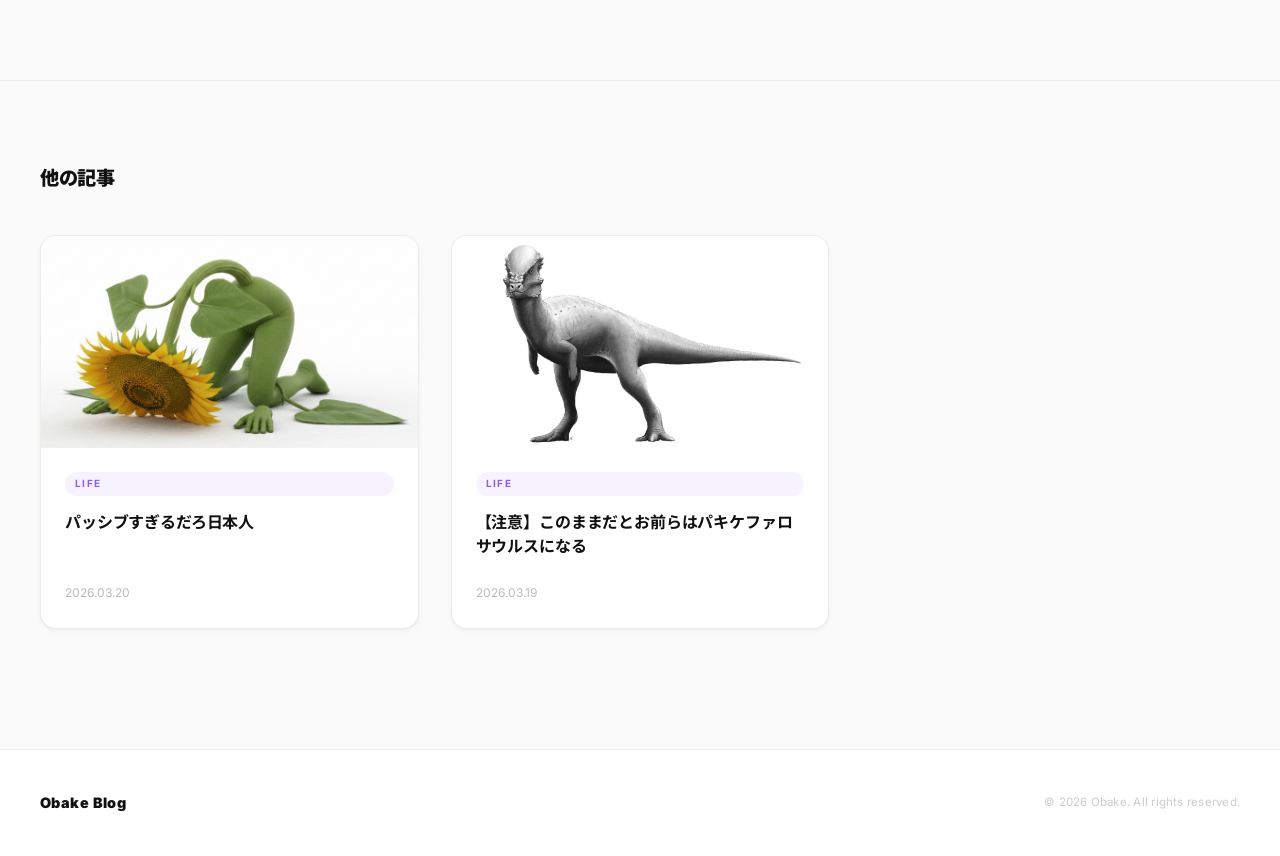
<file: blog-template/post-1.html>
<!DOCTYPE html>
<html lang="ja">
<head>
  <meta charset="UTF-8">
  <meta name="viewport" content="width=device-width, initial-scale=1.0">
  <title>ブログをはじめました。 — Obake Blog</title>
  <link rel="stylesheet" href="style.css">
  <link rel="preconnect" href="https://fonts.googleapis.com">
  <link rel="preconnect" href="https://fonts.gstatic.com" crossorigin>
  <link href="https://fonts.googleapis.com/css2?family=Noto+Sans+JP:wght@300;400;500;700;900&family=Inter:wght@300;400;500;700;900&family=Oswald:wght@400;500;700&display=swap" rel="stylesheet">
</head>
<body>

  <header class="header">
    <div class="container header-inner">
      <a href="index.html" class="logo">
        <img src="images/obake-logo.png" alt="" class="logo-img">
        Obake Blog
      </a>
      <nav>
        <a href="#">All</a>
        <a href="#">Dev</a>
        <a href="#">Design</a>
        <a href="#">Life</a>
      </nav>
    </div>
  </header>

  <article class="article-page">
    <div class="container">

      <header class="article-header" data-reveal>
        <a href="index.html" class="article-back">← 一覧に戻る</a>
        <span class="post-tag">Life</span>
        <h1 class="article-title">ブログをはじめました。</h1>
        <div class="article-meta">
          <time datetime="2026-03-18">2026.03.18</time>
          <span class="post-read-time">1 min read</span>
        </div>
      </header>

      <div class="article-hero-img" data-reveal data-reveal-delay="1">
        <img src="images/samune01.jpg" alt="ブログをはじめました。">
      </div>

      <div class="article-body" data-reveal data-reveal-delay="2">

        <p>どうも、Obakeです。</p>

        <p>ブログをはじめました。</p>

        <p>今まさに自分を世界に表現できているという感じがして、言葉を書くのは本当に楽しいです。</p>

        <p>
          ネットに書き込むんだから今後宇宙がなくなるまで残り続けるかもしれないのに、あんまり責任感というか重みというものが感じられないんですけどね。<br>
          でも結局この記事を読むのは多くて数十人ですし？　まあこれを書いた、書かないことで何か変わるかって言われればそんなことはないですからね。いいでしょう（うん）。
        </p>

        <p>
          そこまで方針が明確に決まっているわけではありませんが、ここでは大まかに<strong>ブログと記事（ニュース的なもの）</strong>を公開していこうかなと思います。
        </p>

        <p>日常で心を動かされたことであったり、単なる外向きなユーモアであったり、はたまた有用な知識であったりを不定期で書いていきたいと思ってます。</p>

        <p>
          僕は国語が苦手なので少々文章に誤りがあったり伝わりにくいところがあったりすると思いますが、許していただけるとありがたいです。<br>
          別に冷たい目で見てもらっても構わないですけどね。
        </p>

        <p>どちらにせよ結構このサイトは自己満なんでテキトーにやっていきましょう。</p>

        <p>長くは語れません。こんなところです。</p>

      </div>

    </div>
  </article>

  <section class="article-related">
    <div class="container">
      <h2 class="related-heading" data-reveal>他の記事</h2>
      <div class="post-grid post-grid-small">

        <article class="post-card" data-reveal>
          <a href="post-3.html">
            <div class="post-card-img">
              <img src="images/ichiran03.jpg" alt="パッシブすぎるだろ日本人">
            </div>
            <div class="post-card-body">
              <span class="post-tag">Life</span>
              <h3 class="post-card-title">パッシブすぎるだろ日本人</h3>
              <div class="post-meta">
                <time datetime="2026-03-24">2026.03.24</time>
              </div>
            </div>
          </a>
        </article>

        <article class="post-card" data-reveal data-reveal-delay="1">
          <a href="post-2.html">
            <div class="post-card-img">
              <img src="images/ichiran02.webp" alt="【注意】このままだとお前らはパキケファロサウルスになる">
            </div>
            <div class="post-card-body">
              <span class="post-tag">Life</span>
              <h3 class="post-card-title">【注意】このままだとお前らはパキケファロサウルスになる</h3>
              <div class="post-meta">
                <time datetime="2026-03-24">2026.03.24</time>
              </div>
            </div>
          </a>
        </article>

      </div>
    </div>
  </section>

  <footer>
    <div class="container footer-inner">
      <a href="index.html" class="footer-logo">Obake Blog</a>
      <p>&copy; 2026 Obake. All rights reserved.</p>
    </div>
  </footer>

  <script src="script.js"></script>
</body>
</html>
</file>
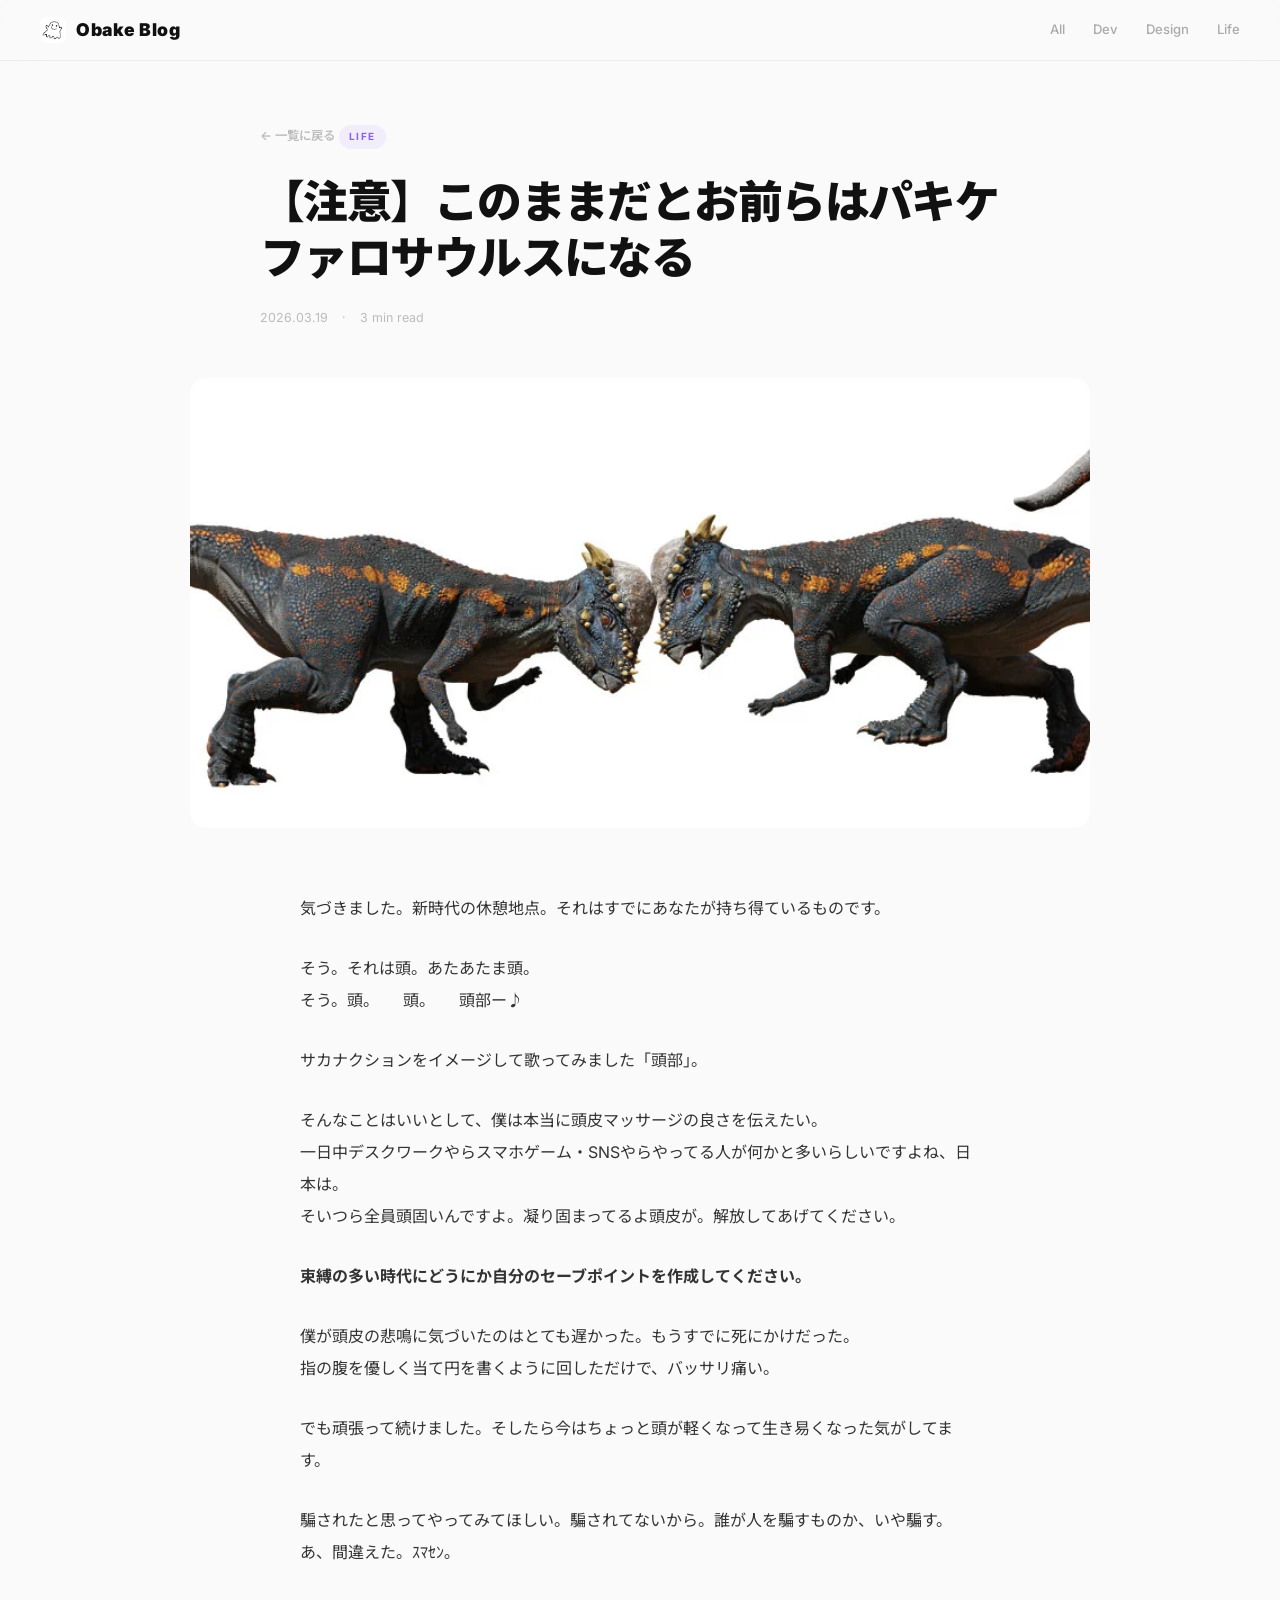
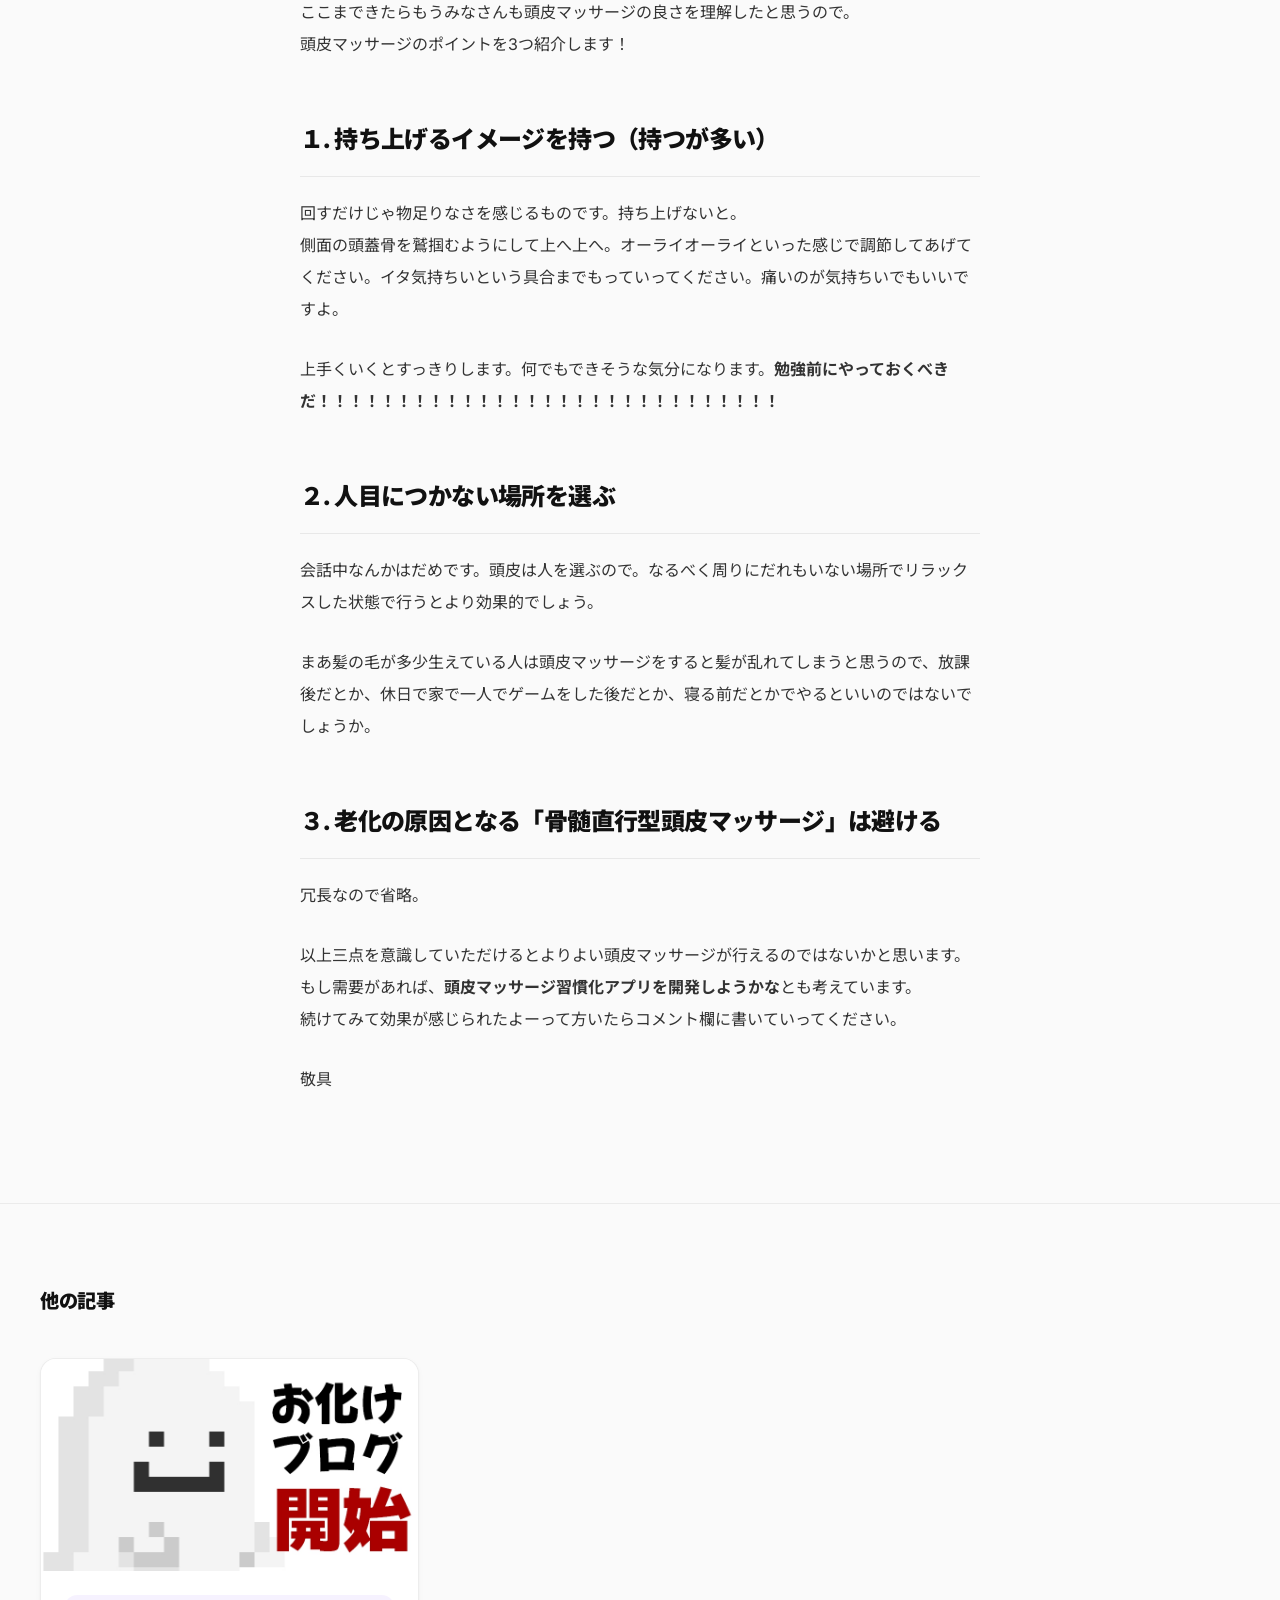
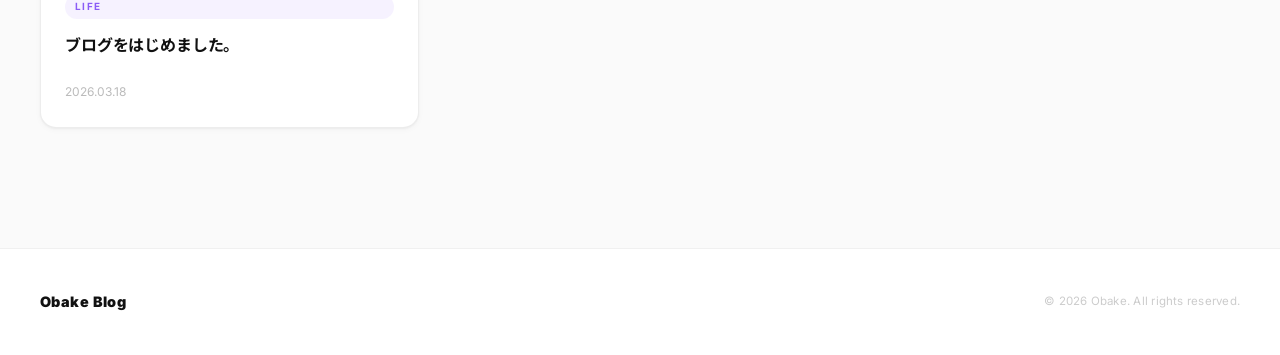
<file: blog-template/post-2.html>
<!DOCTYPE html>
<html lang="ja">
<head>
  <meta charset="UTF-8">
  <meta name="viewport" content="width=device-width, initial-scale=1.0">
  <title>【注意】このままだとお前らはパキケファロサウルスになる — Obake Blog</title>
  <link rel="stylesheet" href="style.css">
  <link rel="preconnect" href="https://fonts.googleapis.com">
  <link rel="preconnect" href="https://fonts.gstatic.com" crossorigin>
  <link href="https://fonts.googleapis.com/css2?family=Noto+Sans+JP:wght@300;400;500;700;900&family=Inter:wght@300;400;500;700;900&family=Oswald:wght@400;500;700&display=swap" rel="stylesheet">
</head>
<body>

  <header class="header">
    <div class="container header-inner">
      <a href="index.html" class="logo">
        <img src="images/obake-logo.png" alt="" class="logo-img">
        Obake Blog
      </a>
      <nav>
        <a href="#">All</a>
        <a href="#">Dev</a>
        <a href="#">Design</a>
        <a href="#">Life</a>
      </nav>
    </div>
  </header>

  <article class="article-page">
    <div class="container">

      <header class="article-header" data-reveal>
        <a href="index.html" class="article-back">← 一覧に戻る</a>
        <span class="post-tag">Life</span>
        <h1 class="article-title">【注意】このままだとお前らはパキケファロサウルスになる</h1>
        <div class="article-meta">
          <time datetime="2026-03-19">2026.03.19</time>
          <span class="post-read-time">3 min read</span>
        </div>
      </header>

      <div class="article-hero-img" data-reveal data-reveal-delay="1">
        <img src="images/samune02.webp" alt="【注意】このままだとお前らはパキケファロサウルスになる">
      </div>

      <div class="article-body" data-reveal data-reveal-delay="2">

        <p>気づきました。新時代の休憩地点。それはすでにあなたが持ち得ているものです。</p>

        <p>
          そう。それは頭。あたあたま頭。<br>
          そう。頭。　　頭。　　頭部ー♪
        </p>

        <p>サカナクションをイメージして歌ってみました「頭部」。</p>

        <p>
          そんなことはいいとして、僕は本当に頭皮マッサージの良さを伝えたい。<br>
          一日中デスクワークやらスマホゲーム・SNSやらやってる人が何かと多いらしいですよね、日本は。<br>
          そいつら全員頭固いんですよ。凝り固まってるよ頭皮が。解放してあげてください。
        </p>

        <p><strong>束縛の多い時代にどうにか自分のセーブポイントを作成してください。</strong></p>

        <p>
          僕が頭皮の悲鳴に気づいたのはとても遅かった。もうすでに死にかけだった。<br>
          指の腹を優しく当て円を書くように回しただけで、バッサリ痛い。
        </p>

        <p>
          でも頑張って続けました。そしたら今はちょっと頭が軽くなって生き易くなった気がしてます。
        </p>

        <p>
          騙されたと思ってやってみてほしい。騙されてないから。誰が人を騙すものか、いや騙す。あ、間違えた。ｽﾏｾﾝ｡
        </p>

        <p>ここまできたらもうみなさんも頭皮マッサージの良さを理解したと思うので。<br>頭皮マッサージのポイントを3つ紹介します！</p>

        <h2>１. 持ち上げるイメージを持つ（持つが多い）</h2>

        <p>
          回すだけじゃ物足りなさを感じるものです。持ち上げないと。<br>
          側面の頭蓋骨を鷲掴むようにして上へ上へ。オーライオーライといった感じで調節してあげてください。イタ気持ちいという具合までもっていってください。痛いのが気持ちいでもいいですよ。
        </p>

        <p>
          上手くいくとすっきりします。何でもできそうな気分になります。<strong>勉強前にやっておくべきだ！！！！！！！！！！！！！！！！！！！！！！！！！！！！！</strong>
        </p>

        <h2>２. 人目につかない場所を選ぶ</h2>

        <p>
          会話中なんかはだめです。頭皮は人を選ぶので。なるべく周りにだれもいない場所でリラックスした状態で行うとより効果的でしょう。
        </p>

        <p>
          まあ髪の毛が多少生えている人は頭皮マッサージをすると髪が乱れてしまうと思うので、放課後だとか、休日で家で一人でゲームをした後だとか、寝る前だとかでやるといいのではないでしょうか。
        </p>

        <h2>３. 老化の原因となる「骨髄直行型頭皮マッサージ」は避ける</h2>

        <p>冗長なので省略。</p>

        <p>
          以上三点を意識していただけるとよりよい頭皮マッサージが行えるのではないかと思います。<br>
          もし需要があれば、<strong>頭皮マッサージ習慣化アプリを開発しようかな</strong>とも考えています。<br>
          続けてみて効果が感じられたよーって方いたらコメント欄に書いていってください。
        </p>

        <p>敬具</p>

      </div>

    </div>
  </article>

  <section class="article-related">
    <div class="container">
      <h2 class="related-heading" data-reveal>他の記事</h2>
      <div class="post-grid post-grid-small">

        <article class="post-card" data-reveal>
          <a href="post-1.html">
            <div class="post-card-img">
              <img src="images/ichiran01.jpg" alt="ブログをはじめました。">
            </div>
            <div class="post-card-body">
              <span class="post-tag">Life</span>
              <h3 class="post-card-title">ブログをはじめました。</h3>
              <div class="post-meta">
                <time datetime="2026-03-24">2026.03.24</time>
              </div>
            </div>
          </a>
        </article>

      </div>
    </div>
  </section>

  <footer>
    <div class="container footer-inner">
      <a href="index.html" class="footer-logo">Obake Blog</a>
      <p>&copy; 2026 Obake. All rights reserved.</p>
    </div>
  </footer>

  <script src="script.js"></script>
</body>
</html>
</file>
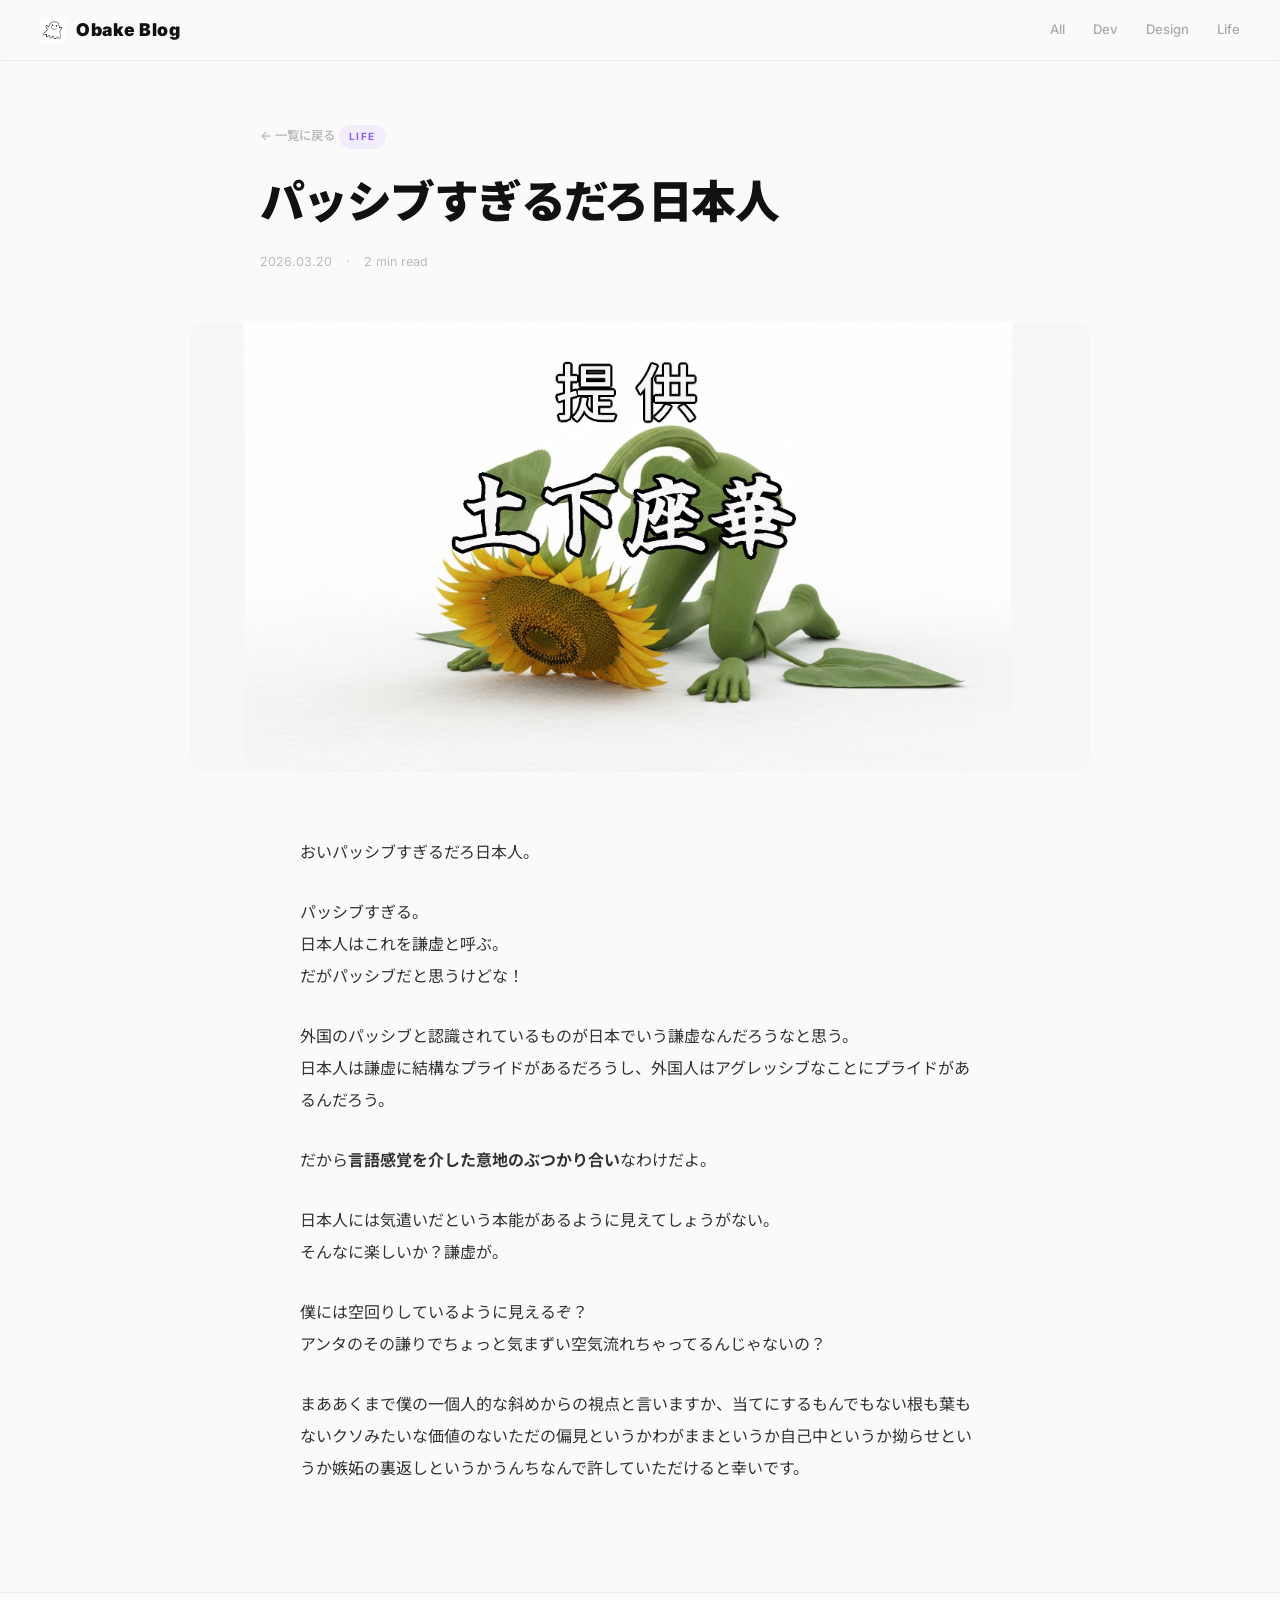
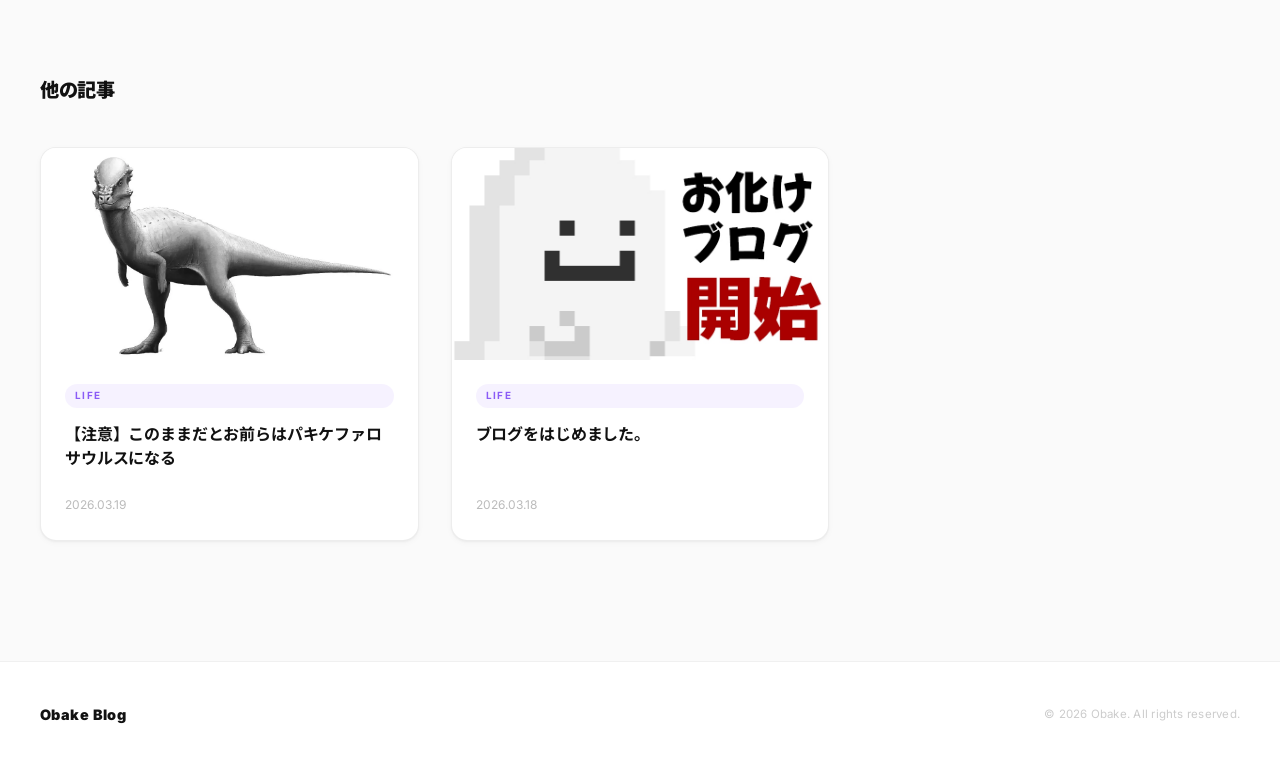
<file: blog-template/post-3.html>
<!DOCTYPE html>
<html lang="ja">
<head>
  <meta charset="UTF-8">
  <meta name="viewport" content="width=device-width, initial-scale=1.0">
  <title>パッシブすぎるだろ日本人 — Obake Blog</title>
  <link rel="stylesheet" href="style.css">
  <link rel="preconnect" href="https://fonts.googleapis.com">
  <link rel="preconnect" href="https://fonts.gstatic.com" crossorigin>
  <link href="https://fonts.googleapis.com/css2?family=Noto+Sans+JP:wght@300;400;500;700;900&family=Inter:wght@300;400;500;700;900&family=Oswald:wght@400;500;700&display=swap" rel="stylesheet">
</head>
<body>

  <header class="header">
    <div class="container header-inner">
      <a href="index.html" class="logo">
        <img src="images/obake-logo.png" alt="" class="logo-img">
        Obake Blog
      </a>
      <nav>
        <a href="#">All</a>
        <a href="#">Dev</a>
        <a href="#">Design</a>
        <a href="#">Life</a>
      </nav>
    </div>
  </header>

  <article class="article-page">
    <div class="container">

      <header class="article-header" data-reveal>
        <a href="index.html" class="article-back">← 一覧に戻る</a>
        <span class="post-tag">Life</span>
        <h1 class="article-title">パッシブすぎるだろ日本人</h1>
        <div class="article-meta">
          <time datetime="2026-03-20">2026.03.20</time>
          <span class="post-read-time">2 min read</span>
        </div>
      </header>

      <div class="article-hero-img" data-reveal data-reveal-delay="1">
        <img src="images/samune03.jpg" alt="パッシブすぎるだろ日本人">
      </div>

      <div class="article-body" data-reveal data-reveal-delay="2">

        <p>おいパッシブすぎるだろ日本人。</p>

        <p>
          パッシブすぎる。<br>
          日本人はこれを謙虚と呼ぶ。<br>
          だがパッシブだと思うけどな！
        </p>

        <p>
          外国のパッシブと認識されているものが日本でいう謙虚なんだろうなと思う。<br>
          日本人は謙虚に結構なプライドがあるだろうし、外国人はアグレッシブなことにプライドがあるんだろう。
        </p>

        <p>だから<strong>言語感覚を介した意地のぶつかり合い</strong>なわけだよ。</p>

        <p>
          日本人には気遣いだという本能があるように見えてしょうがない。<br>
          そんなに楽しいか？謙虚が。
        </p>

        <p>
          僕には空回りしているように見えるぞ？<br>
          アンタのその謙りでちょっと気まずい空気流れちゃってるんじゃないの？
        </p>

        <p>
          まああくまで僕の一個人的な斜めからの視点と言いますか、当てにするもんでもない根も葉もないクソみたいな価値のないただの偏見というかわがままというか自己中というか拗らせというか嫉妬の裏返しというかうんちなんで許していただけると幸いです。
        </p>

      </div>

    </div>
  </article>

  <section class="article-related">
    <div class="container">
      <h2 class="related-heading" data-reveal>他の記事</h2>
      <div class="post-grid post-grid-small">

        <article class="post-card" data-reveal>
          <a href="post-2.html">
            <div class="post-card-img">
              <img src="images/ichiran02.webp" alt="【注意】このままだとお前らはパキケファロサウルスになる">
            </div>
            <div class="post-card-body">
              <span class="post-tag">Life</span>
              <h3 class="post-card-title">【注意】このままだとお前らはパキケファロサウルスになる</h3>
              <div class="post-meta">
                <time datetime="2026-03-24">2026.03.24</time>
              </div>
            </div>
          </a>
        </article>

        <article class="post-card" data-reveal data-reveal-delay="1">
          <a href="post-1.html">
            <div class="post-card-img">
              <img src="images/ichiran01.jpg" alt="ブログをはじめました。">
            </div>
            <div class="post-card-body">
              <span class="post-tag">Life</span>
              <h3 class="post-card-title">ブログをはじめました。</h3>
              <div class="post-meta">
                <time datetime="2026-03-24">2026.03.24</time>
              </div>
            </div>
          </a>
        </article>

      </div>
    </div>
  </section>

  <footer>
    <div class="container footer-inner">
      <a href="index.html" class="footer-logo">Obake Blog</a>
      <p>&copy; 2026 Obake. All rights reserved.</p>
    </div>
  </footer>

  <script src="script.js"></script>
</body>
</html>
</file>
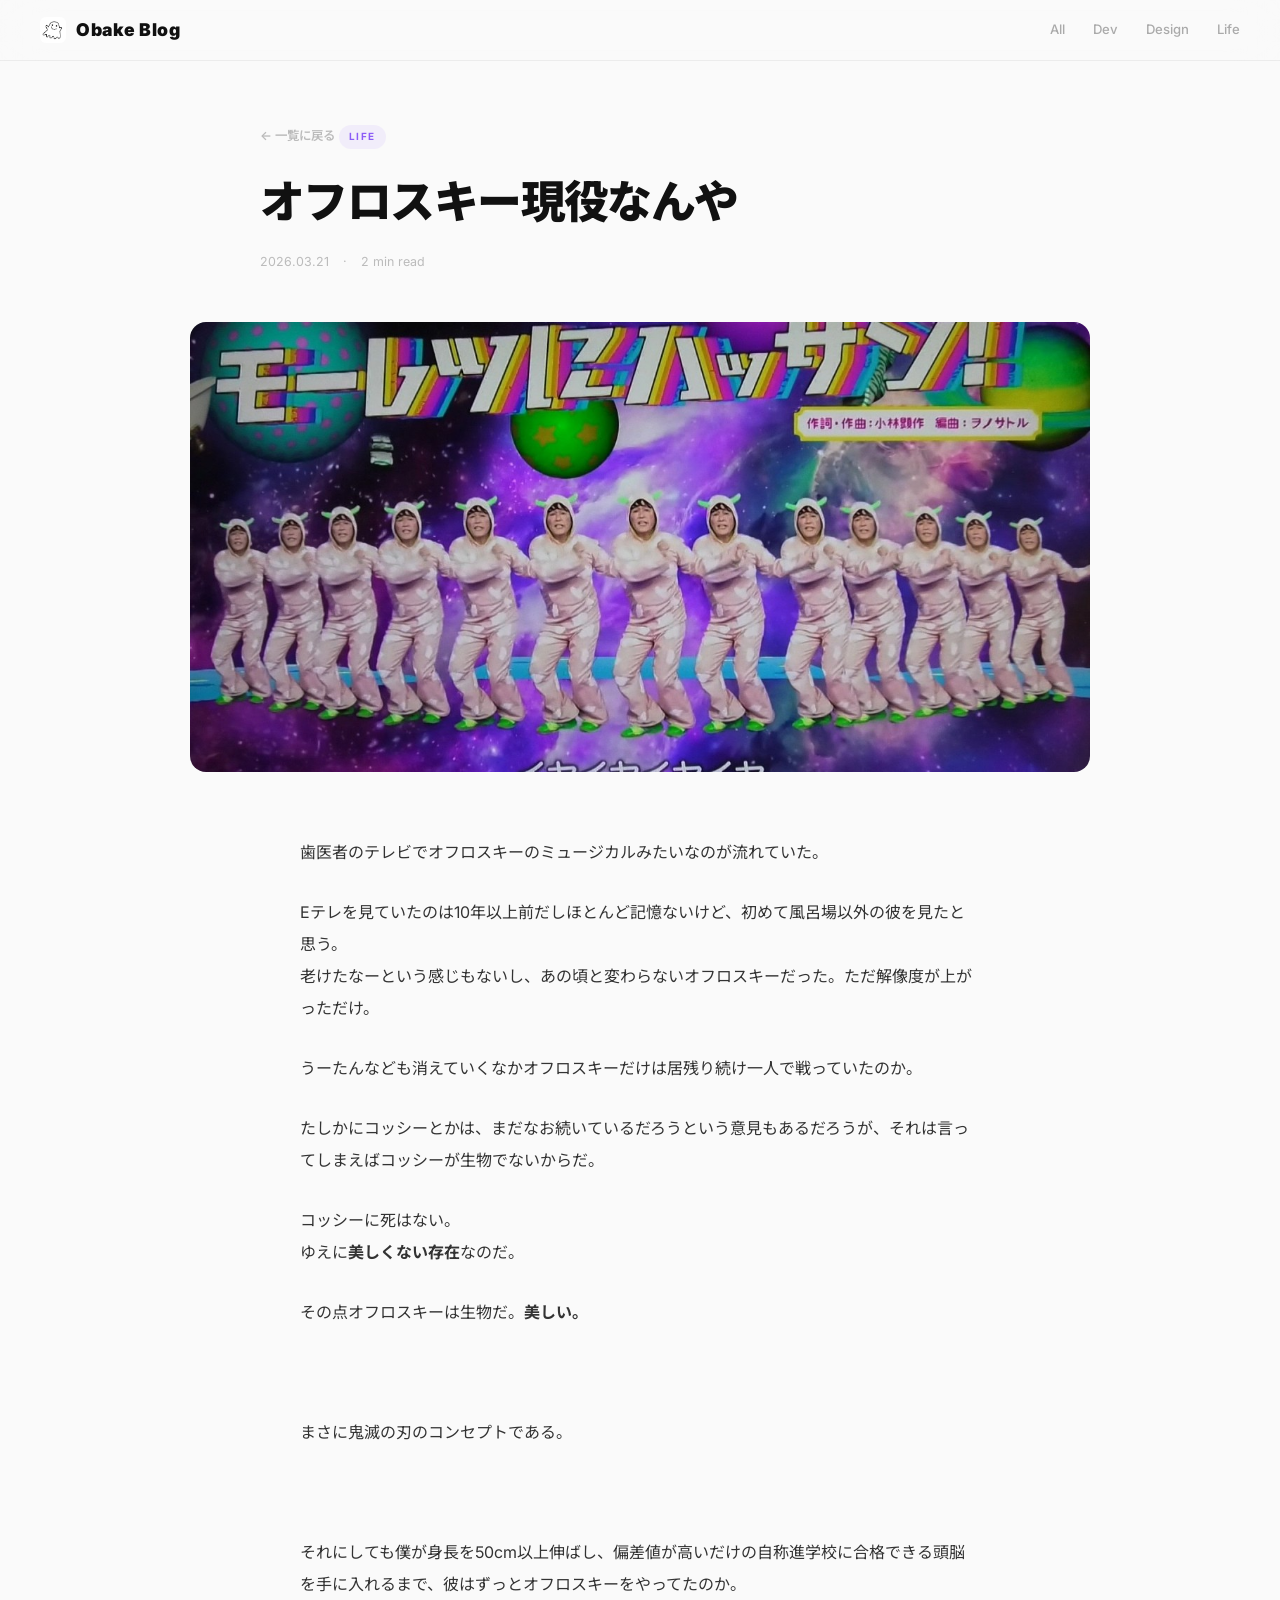
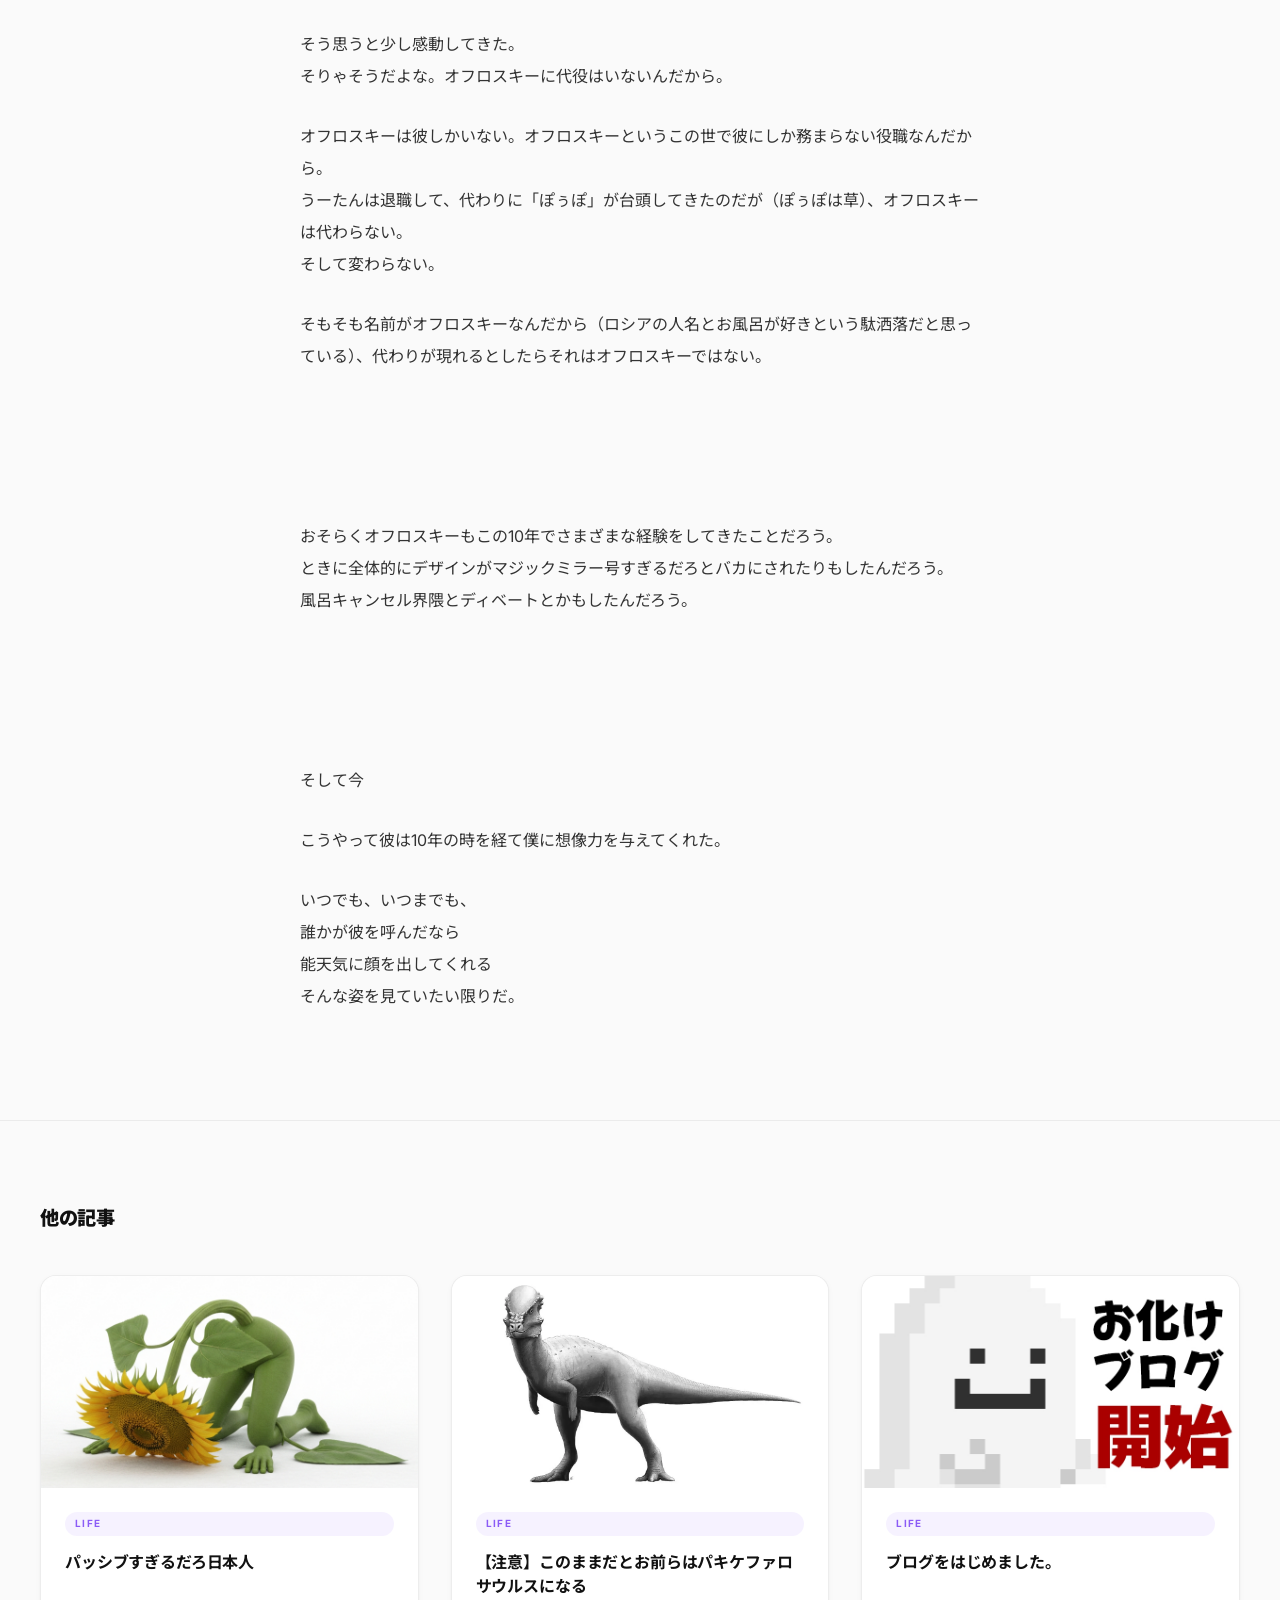
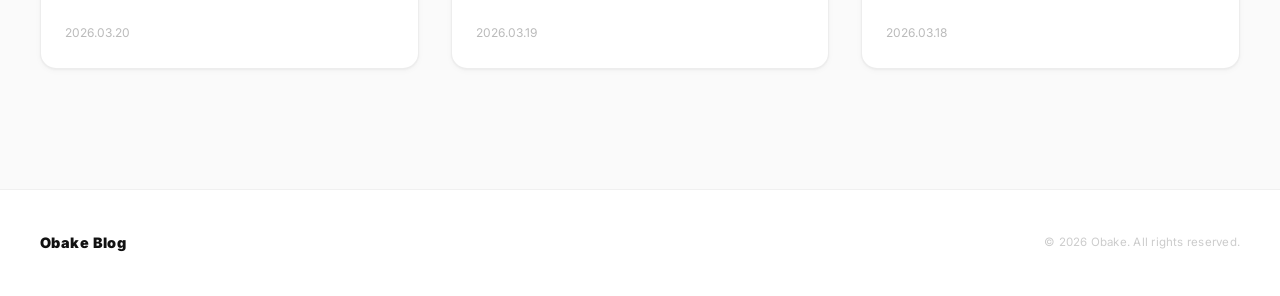
<file: blog-template/post-4.html>
<!DOCTYPE html>
<html lang="ja">
<head>
  <meta charset="UTF-8">
  <meta name="viewport" content="width=device-width, initial-scale=1.0">
  <title>オフロスキー現役なんや — Obake Blog</title>
  <link rel="stylesheet" href="style.css">
  <link rel="preconnect" href="https://fonts.googleapis.com">
  <link rel="preconnect" href="https://fonts.gstatic.com" crossorigin>
  <link href="https://fonts.googleapis.com/css2?family=Noto+Sans+JP:wght@300;400;500;700;900&family=Inter:wght@300;400;500;700;900&family=Oswald:wght@400;500;700&display=swap" rel="stylesheet">
</head>
<body>

  <header class="header">
    <div class="container header-inner">
      <a href="index.html" class="logo">
        <img src="images/obake-logo.png" alt="" class="logo-img">
        Obake Blog
      </a>
      <nav>
        <a href="#">All</a>
        <a href="#">Dev</a>
        <a href="#">Design</a>
        <a href="#">Life</a>
      </nav>
    </div>
  </header>

  <article class="article-page">
    <div class="container">

      <header class="article-header" data-reveal>
        <a href="index.html" class="article-back">← 一覧に戻る</a>
        <span class="post-tag">Life</span>
        <h1 class="article-title">オフロスキー現役なんや</h1>
        <div class="article-meta">
          <time datetime="2026-03-21">2026.03.21</time>
          <span class="post-read-time">2 min read</span>
        </div>
      </header>

      <div class="article-hero-img" data-reveal data-reveal-delay="1">
        <img src="images/samune04.jpg" alt="オフロスキー現役なんや">
      </div>

      <div class="article-body" data-reveal data-reveal-delay="2">

        <p>歯医者のテレビでオフロスキーのミュージカルみたいなのが流れていた。</p>

        <p>
          Eテレを見ていたのは10年以上前だしほとんど記憶ないけど、初めて風呂場以外の彼を見たと思う。<br>
          老けたなーという感じもないし、あの頃と変わらないオフロスキーだった。ただ解像度が上がっただけ。
        </p>

        <p>うーたんなども消えていくなかオフロスキーだけは居残り続け一人で戦っていたのか。</p>

        <p>
          たしかにコッシーとかは、まだなお続いているだろうという意見もあるだろうが、それは言ってしまえばコッシーが生物でないからだ。
        </p>

        <p>
          コッシーに死はない。<br>
          ゆえに<strong>美しくない存在</strong>なのだ。
        </p>

        <p>その点オフロスキーは生物だ。<strong>美しい。</strong></p>

        <p>&nbsp;</p>

        <p>まさに鬼滅の刃のコンセプトである。</p>

        <p>&nbsp;</p>

        <p>
          それにしても僕が身長を50cm以上伸ばし、偏差値が高いだけの自称進学校に合格できる頭脳を手に入れるまで、彼はずっとオフロスキーをやってたのか。
        </p>

        <p>
          そう思うと少し感動してきた。<br>
          そりゃそうだよな。オフロスキーに代役はいないんだから。
        </p>

        <p>
          オフロスキーは彼しかいない。オフロスキーというこの世で彼にしか務まらない役職なんだから。<br>
          うーたんは退職して、代わりに「ぽぅぽ」が台頭してきたのだが（ぽぅぽは草）、オフロスキーは代わらない。<br>
          そして変わらない。
        </p>

        <p>
          そもそも名前がオフロスキーなんだから（ロシアの人名とお風呂が好きという駄洒落だと思っている）、代わりが現れるとしたらそれはオフロスキーではない。
        </p>

        <p>&nbsp;</p>

        <p>&nbsp;</p>

        <p>
          おそらくオフロスキーもこの10年でさまざまな経験をしてきたことだろう。<br>
          ときに全体的にデザインがマジックミラー号すぎるだろとバカにされたりもしたんだろう。<br>
          風呂キャンセル界隈とディベートとかもしたんだろう。
        </p>

        <p>&nbsp;</p>

        <p>&nbsp;</p>

        <p>そして今</p>

        <p>
          こうやって彼は10年の時を経て僕に想像力を与えてくれた。
        </p>

        <p>
          いつでも、いつまでも、<br>
          誰かが彼を呼んだなら<br>
          能天気に顔を出してくれる<br>
          そんな姿を見ていたい限りだ。
        </p>

      </div>

    </div>
  </article>

  <section class="article-related">
    <div class="container">
      <h2 class="related-heading" data-reveal>他の記事</h2>
      <div class="post-grid post-grid-small">

        <article class="post-card" data-reveal>
          <a href="post-3.html">
            <div class="post-card-img">
              <img src="images/ichiran03.jpg" alt="パッシブすぎるだろ日本人">
            </div>
            <div class="post-card-body">
              <span class="post-tag">Life</span>
              <h3 class="post-card-title">パッシブすぎるだろ日本人</h3>
              <div class="post-meta">
                <time datetime="2026-03-24">2026.03.24</time>
              </div>
            </div>
          </a>
        </article>

        <article class="post-card" data-reveal data-reveal-delay="1">
          <a href="post-2.html">
            <div class="post-card-img">
              <img src="images/ichiran02.webp" alt="【注意】このままだとお前らはパキケファロサウルスになる">
            </div>
            <div class="post-card-body">
              <span class="post-tag">Life</span>
              <h3 class="post-card-title">【注意】このままだとお前らはパキケファロサウルスになる</h3>
              <div class="post-meta">
                <time datetime="2026-03-24">2026.03.24</time>
              </div>
            </div>
          </a>
        </article>

        <article class="post-card" data-reveal data-reveal-delay="2">
          <a href="post-1.html">
            <div class="post-card-img">
              <img src="images/ichiran01.jpg" alt="ブログをはじめました。">
            </div>
            <div class="post-card-body">
              <span class="post-tag">Life</span>
              <h3 class="post-card-title">ブログをはじめました。</h3>
              <div class="post-meta">
                <time datetime="2026-03-24">2026.03.24</time>
              </div>
            </div>
          </a>
        </article>

      </div>
    </div>
  </section>

  <footer>
    <div class="container footer-inner">
      <a href="index.html" class="footer-logo">Obake Blog</a>
      <p>&copy; 2026 Obake. All rights reserved.</p>
    </div>
  </footer>

  <script src="script.js"></script>
</body>
</html>
</file>
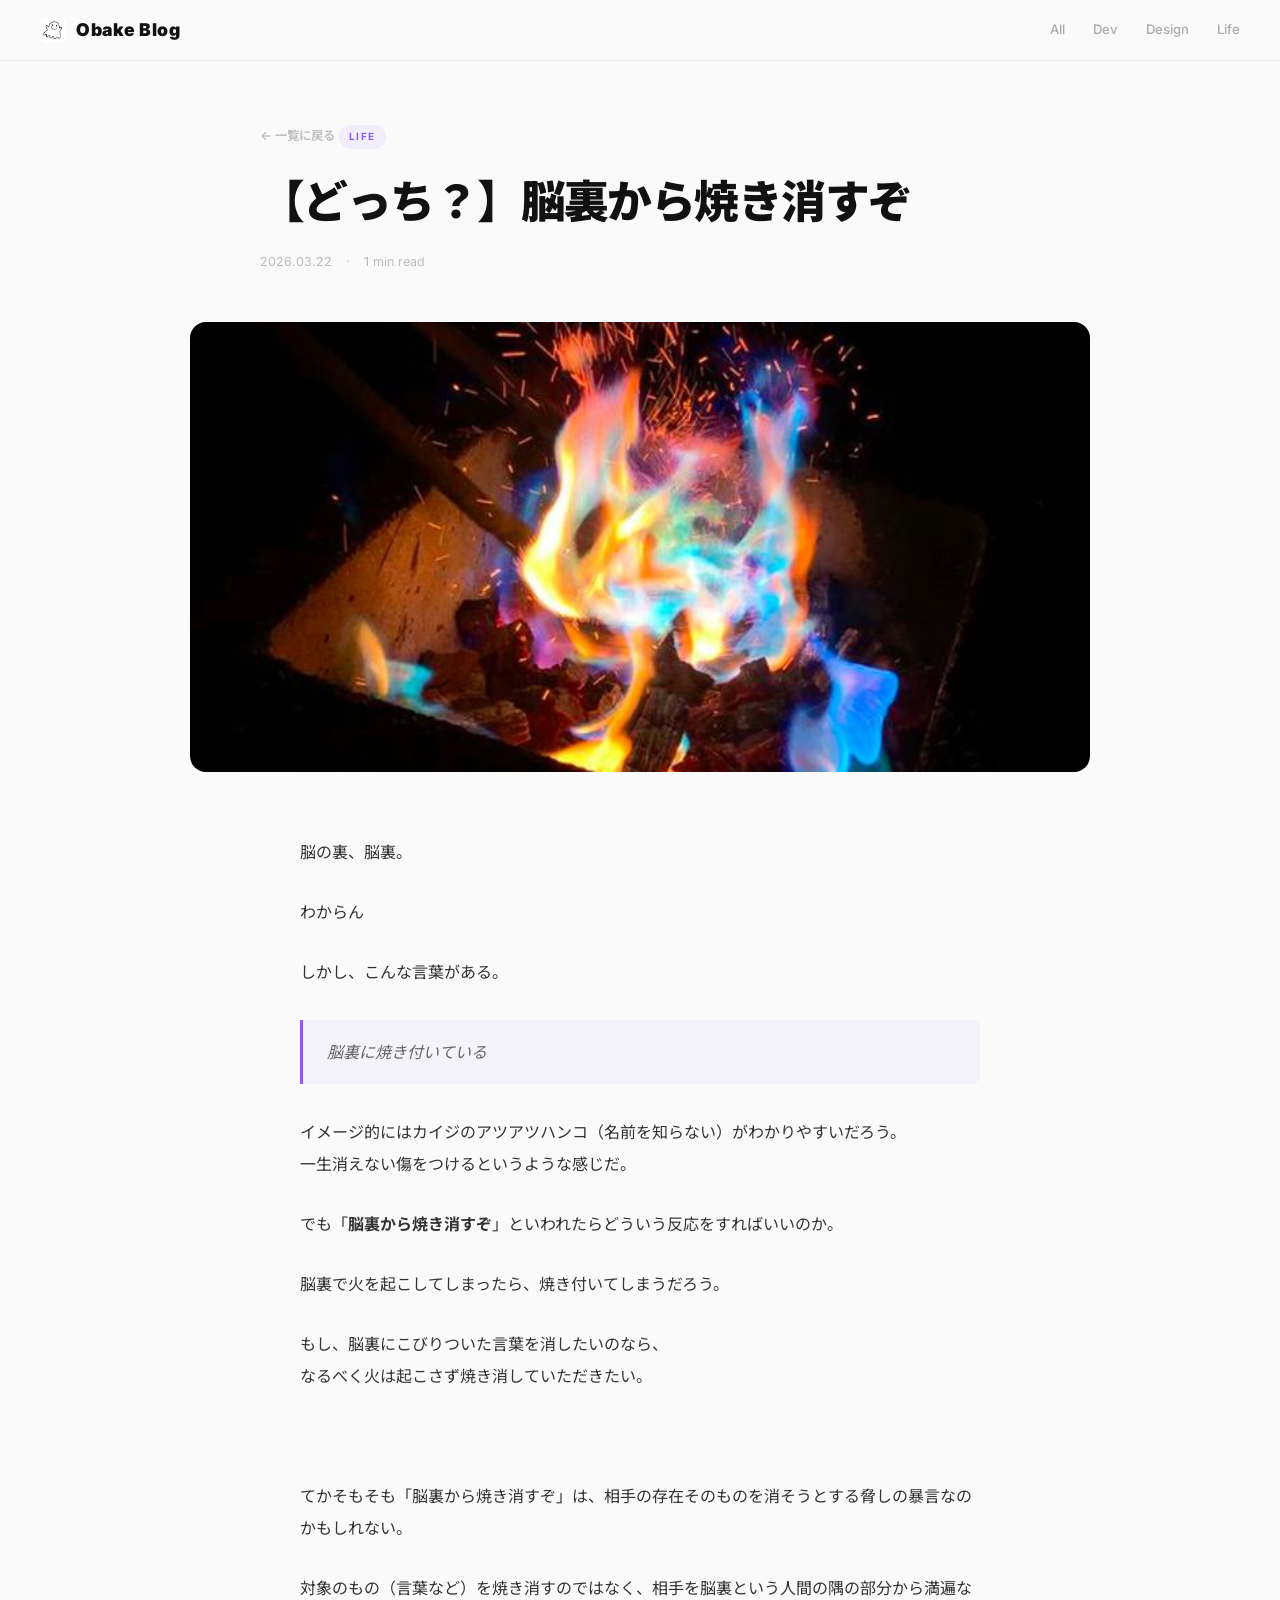
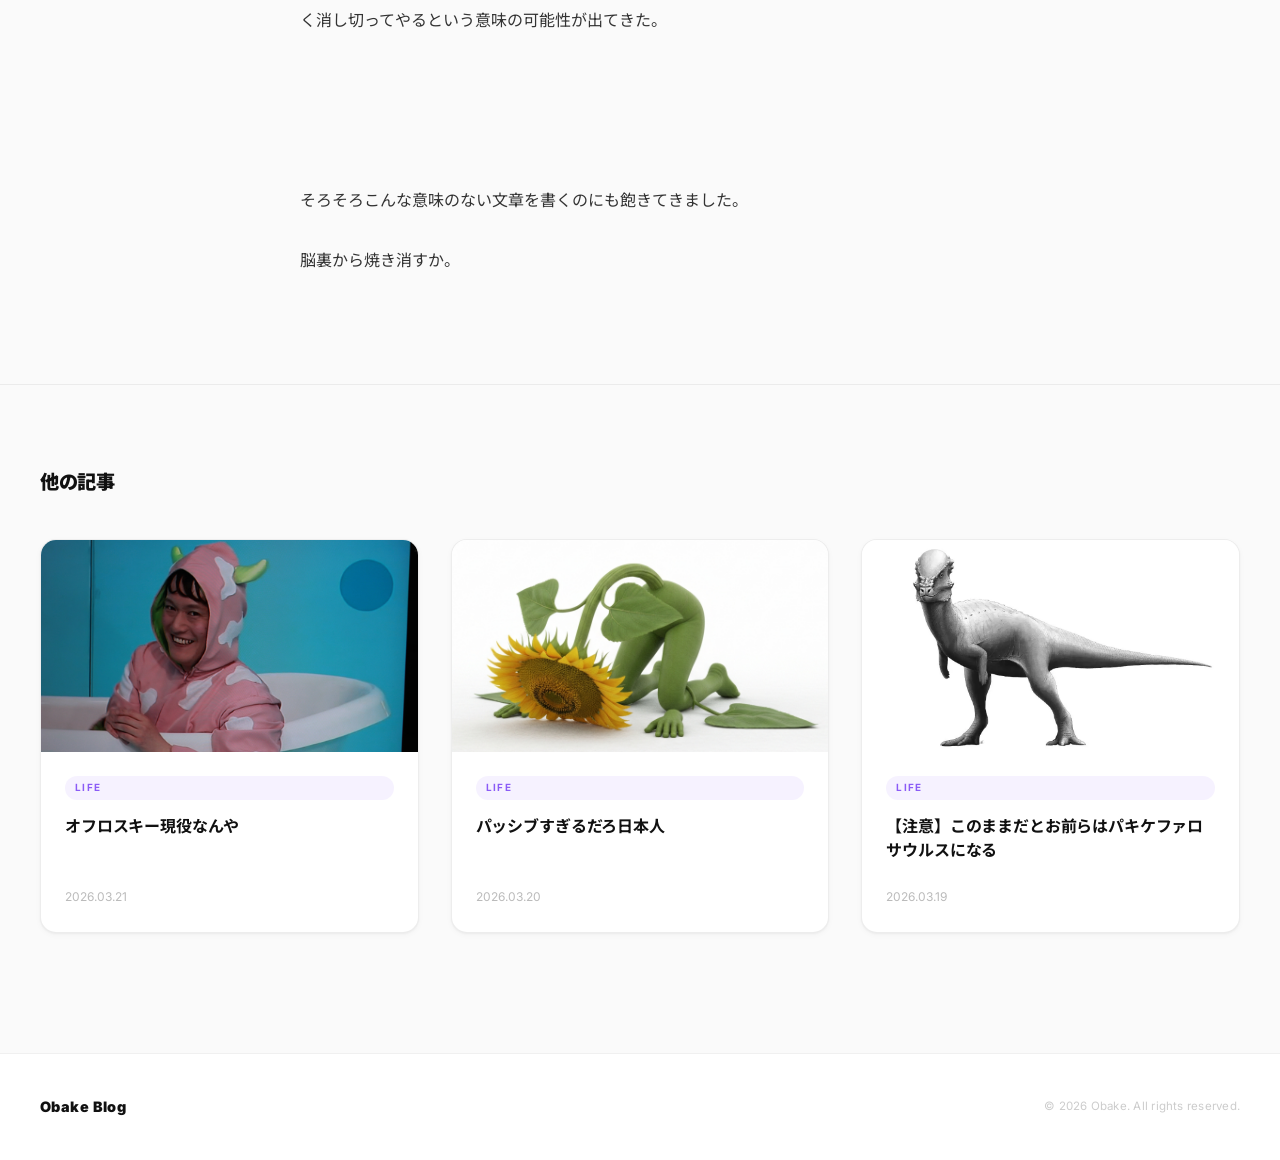
<file: blog-template/post-5.html>
<!DOCTYPE html>
<html lang="ja">
<head>
  <meta charset="UTF-8">
  <meta name="viewport" content="width=device-width, initial-scale=1.0">
  <title>【どっち？】脳裏から焼き消すぞ — Obake Blog</title>
  <link rel="stylesheet" href="style.css">
  <link rel="preconnect" href="https://fonts.googleapis.com">
  <link rel="preconnect" href="https://fonts.gstatic.com" crossorigin>
  <link href="https://fonts.googleapis.com/css2?family=Noto+Sans+JP:wght@300;400;500;700;900&family=Inter:wght@300;400;500;700;900&family=Oswald:wght@400;500;700&display=swap" rel="stylesheet">
</head>
<body>

  <header class="header">
    <div class="container header-inner">
      <a href="index.html" class="logo">
        <img src="images/obake-logo.png" alt="" class="logo-img">
        Obake Blog
      </a>
      <nav>
        <a href="#">All</a>
        <a href="#">Dev</a>
        <a href="#">Design</a>
        <a href="#">Life</a>
      </nav>
    </div>
  </header>

  <article class="article-page">
    <div class="container">

      <header class="article-header" data-reveal>
        <a href="index.html" class="article-back">← 一覧に戻る</a>
        <span class="post-tag">Life</span>
        <h1 class="article-title">【どっち？】脳裏から焼き消すぞ</h1>
        <div class="article-meta">
          <time datetime="2026-03-22">2026.03.22</time>
          <span class="post-read-time">1 min read</span>
        </div>
      </header>

      <div class="article-hero-img" data-reveal data-reveal-delay="1">
        <img src="images/samune05.jpg" alt="【どっち？】脳裏から焼き消すぞ">
      </div>

      <div class="article-body" data-reveal data-reveal-delay="2">

        <p>脳の裏、脳裏。</p>

        <p>わからん</p>

        <p>しかし、こんな言葉がある。</p>

        <blockquote>脳裏に焼き付いている</blockquote>

        <p>
          イメージ的にはカイジのアツアツハンコ（名前を知らない）がわかりやすいだろう。<br>
          一生消えない傷をつけるというような感じだ。
        </p>

        <p>でも「<strong>脳裏から焼き消すぞ</strong>」といわれたらどういう反応をすればいいのか。</p>

        <p>脳裏で火を起こしてしまったら、焼き付いてしまうだろう。</p>

        <p>
          もし、脳裏にこびりついた言葉を消したいのなら、<br>
          なるべく火は起こさず焼き消していただきたい。
        </p>

        <p>&nbsp;</p>

        <p>
          てかそもそも「脳裏から焼き消すぞ」は、相手の存在そのものを消そうとする脅しの暴言なのかもしれない。
        </p>

        <p>
          対象のもの（言葉など）を焼き消すのではなく、相手を脳裏という人間の隅の部分から満遍なく消し切ってやるという意味の可能性が出てきた。
        </p>

        <p>&nbsp;</p>

        <p>&nbsp;</p>

        <p>そろそろこんな意味のない文章を書くのにも飽きてきました。</p>

        <p>脳裏から焼き消すか。</p>

      </div>

    </div>
  </article>

  <section class="article-related">
    <div class="container">
      <h2 class="related-heading" data-reveal>他の記事</h2>
      <div class="post-grid post-grid-small">

        <article class="post-card" data-reveal>
          <a href="post-4.html">
            <div class="post-card-img">
              <img src="images/ichiran04.jpg" alt="オフロスキー現役なんや">
            </div>
            <div class="post-card-body">
              <span class="post-tag">Life</span>
              <h3 class="post-card-title">オフロスキー現役なんや</h3>
              <div class="post-meta">
                <time datetime="2026-03-24">2026.03.24</time>
              </div>
            </div>
          </a>
        </article>

        <article class="post-card" data-reveal data-reveal-delay="1">
          <a href="post-3.html">
            <div class="post-card-img">
              <img src="images/ichiran03.jpg" alt="パッシブすぎるだろ日本人">
            </div>
            <div class="post-card-body">
              <span class="post-tag">Life</span>
              <h3 class="post-card-title">パッシブすぎるだろ日本人</h3>
              <div class="post-meta">
                <time datetime="2026-03-24">2026.03.24</time>
              </div>
            </div>
          </a>
        </article>

        <article class="post-card" data-reveal data-reveal-delay="2">
          <a href="post-2.html">
            <div class="post-card-img">
              <img src="images/ichiran02.webp" alt="【注意】このままだとお前らはパキケファロサウルスになる">
            </div>
            <div class="post-card-body">
              <span class="post-tag">Life</span>
              <h3 class="post-card-title">【注意】このままだとお前らはパキケファロサウルスになる</h3>
              <div class="post-meta">
                <time datetime="2026-03-24">2026.03.24</time>
              </div>
            </div>
          </a>
        </article>

      </div>
    </div>
  </section>

  <footer>
    <div class="container footer-inner">
      <a href="index.html" class="footer-logo">Obake Blog</a>
      <p>&copy; 2026 Obake. All rights reserved.</p>
    </div>
  </footer>

  <script src="script.js"></script>
</body>
</html>
</file>
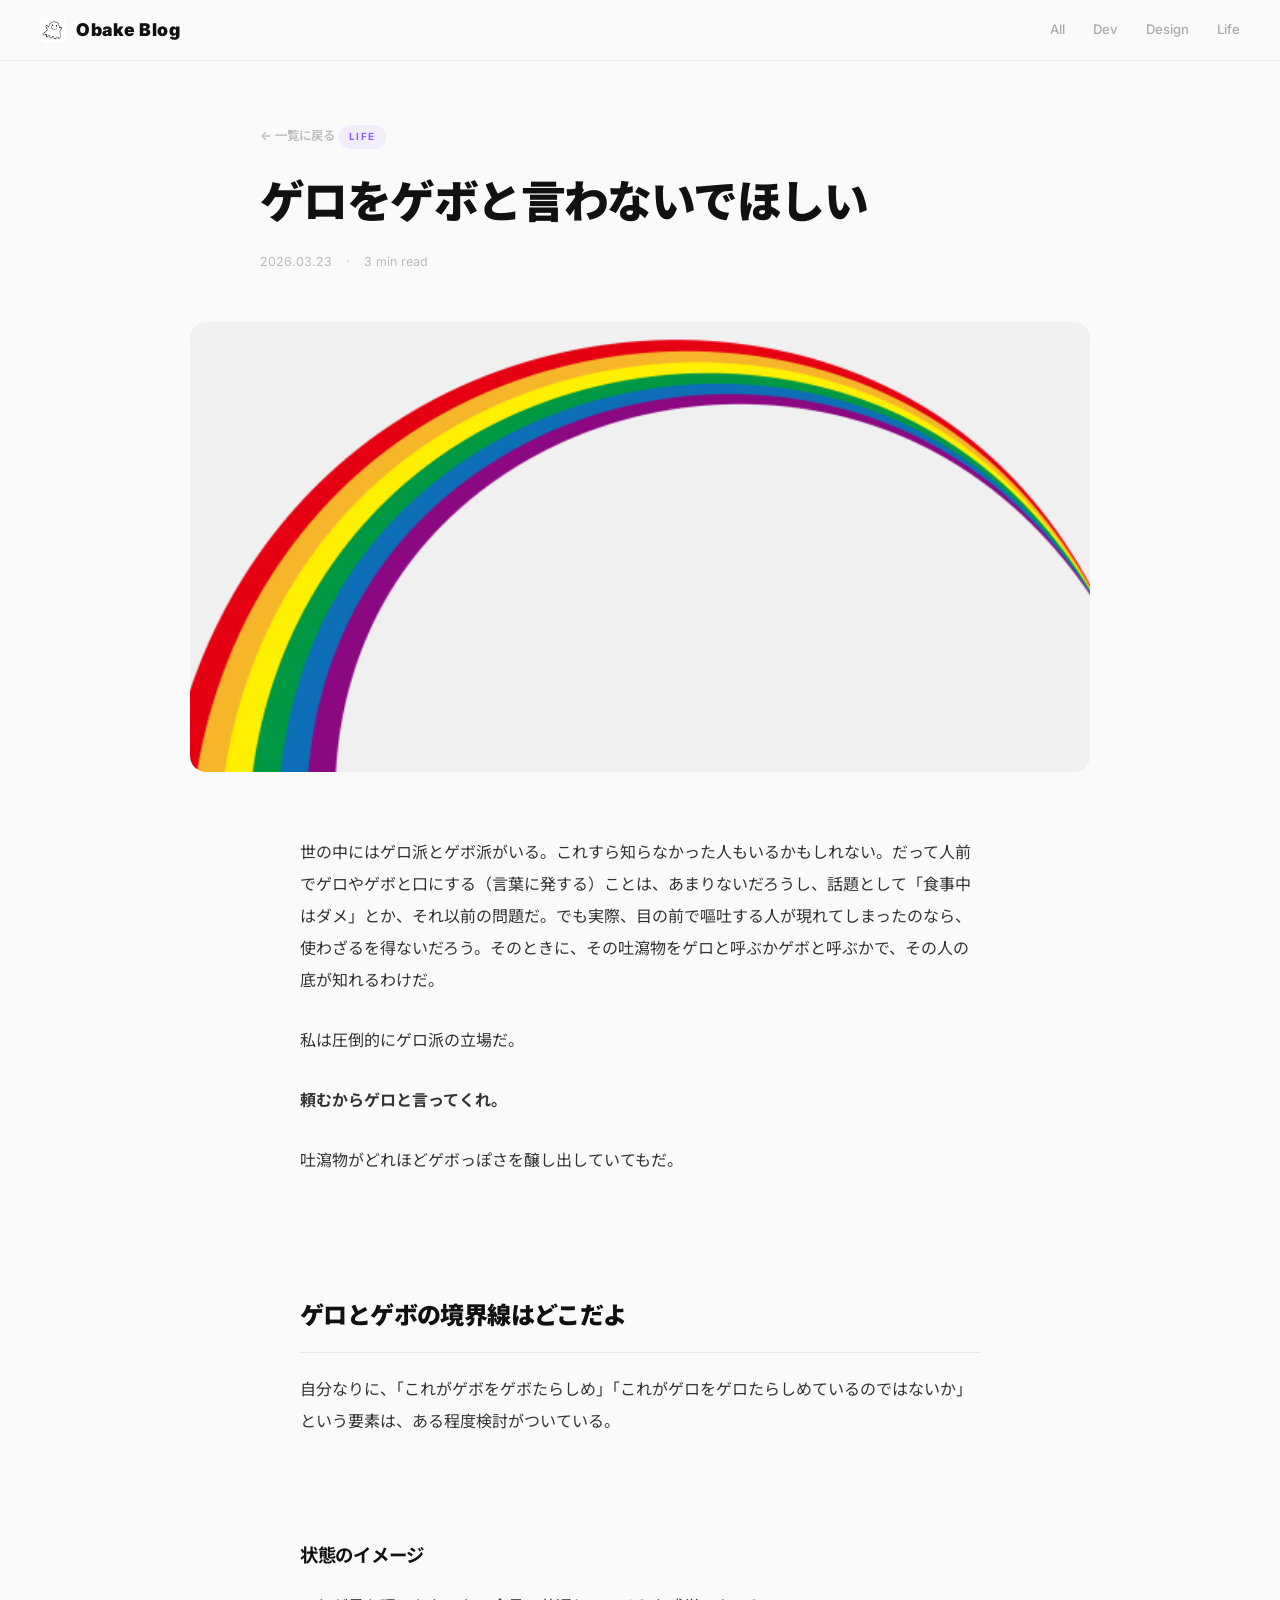
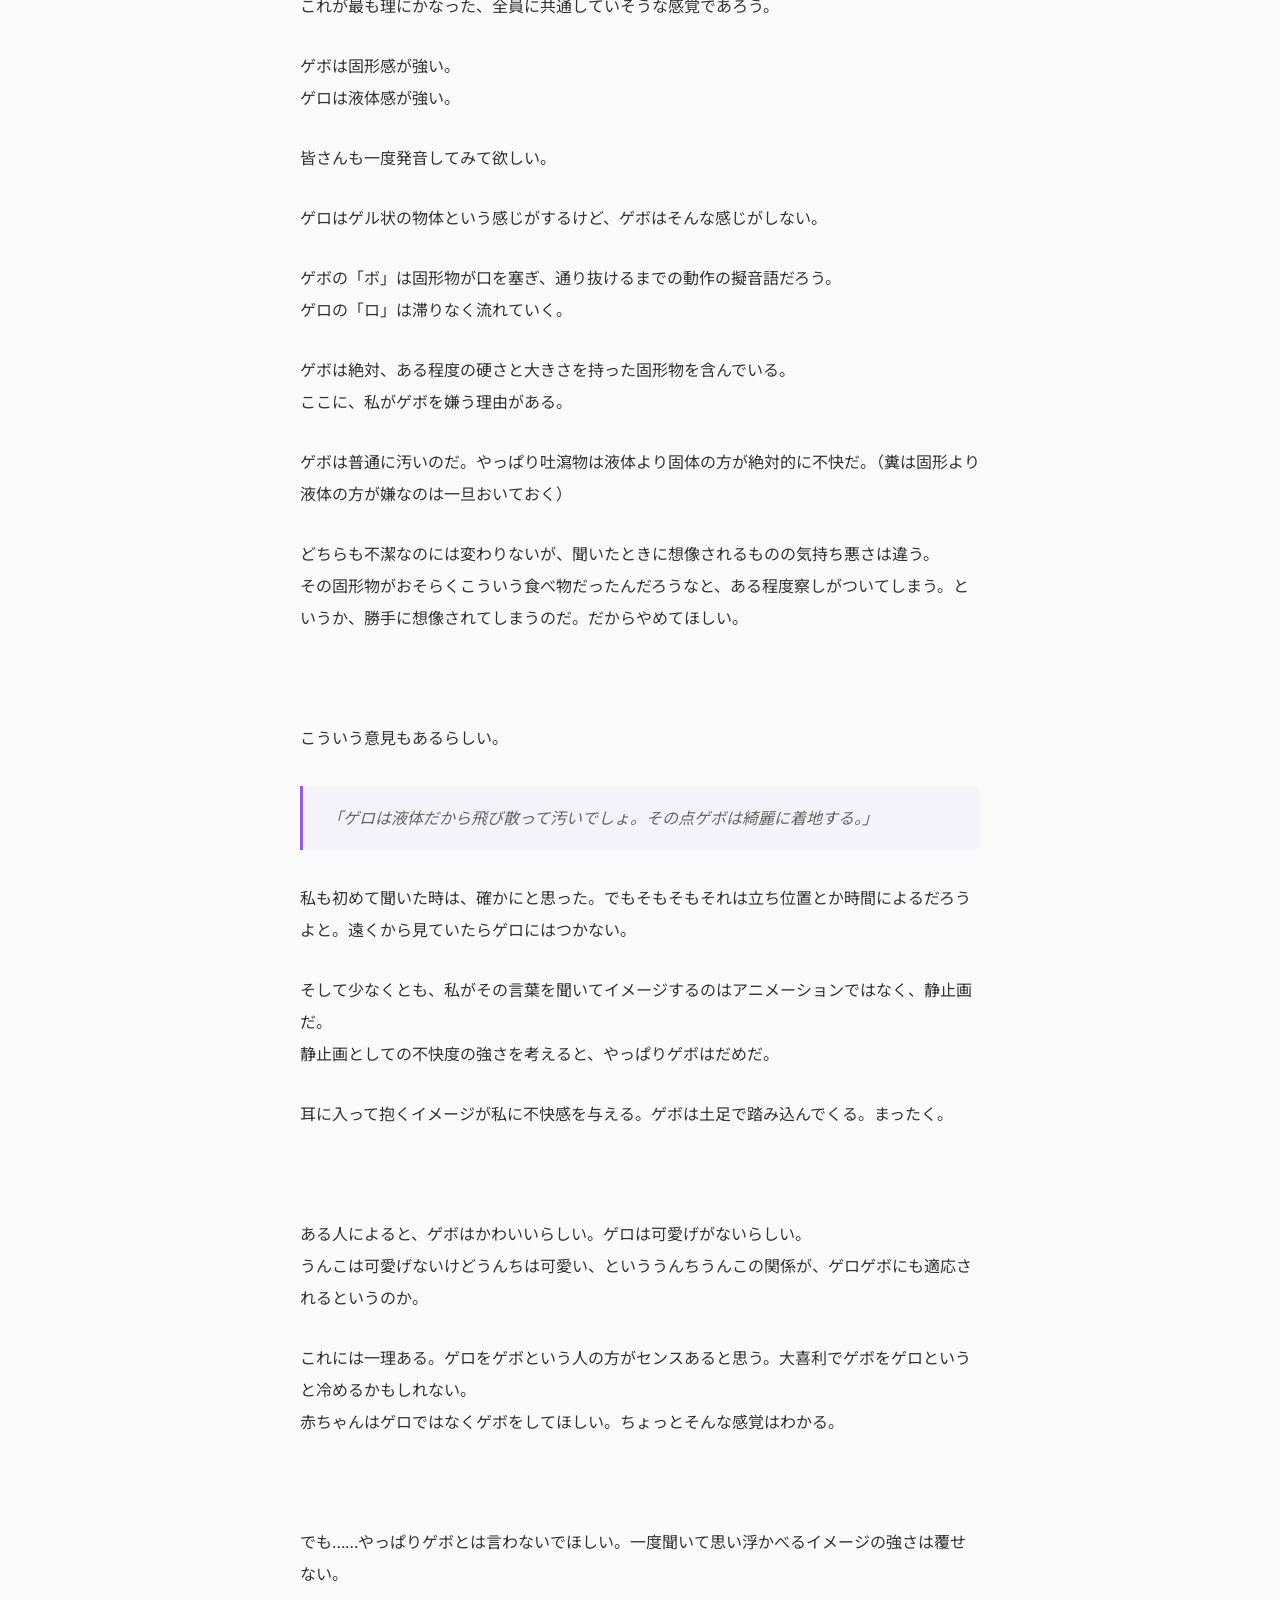
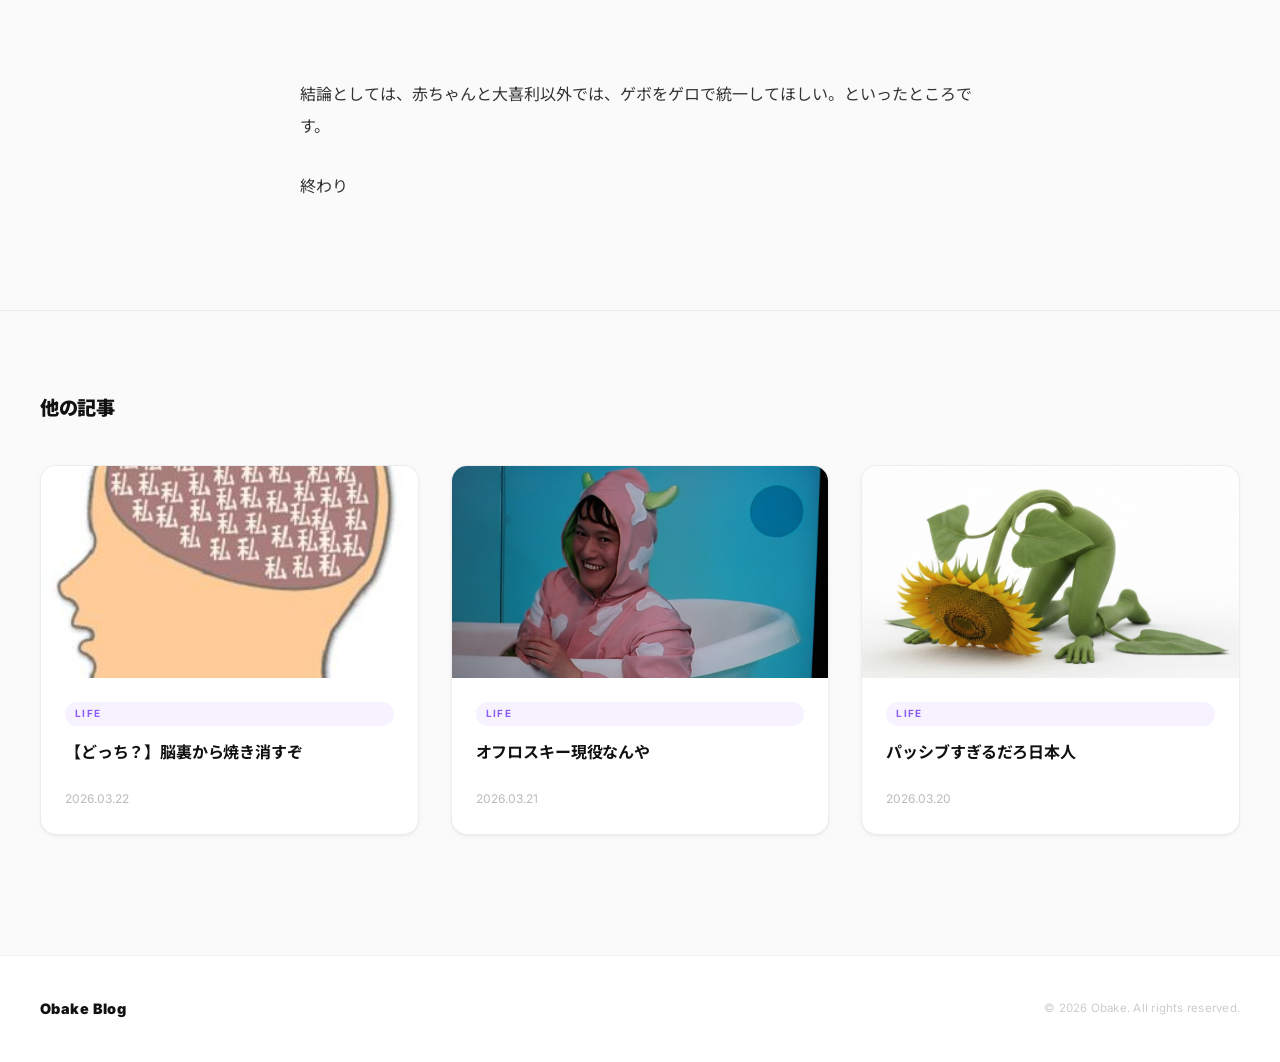
<file: blog-template/post-6.html>
<!DOCTYPE html>
<html lang="ja">
<head>
  <meta charset="UTF-8">
  <meta name="viewport" content="width=device-width, initial-scale=1.0">
  <title>ゲロをゲボと言わないでほしい — Obake Blog</title>
  <link rel="stylesheet" href="style.css">
  <link rel="preconnect" href="https://fonts.googleapis.com">
  <link rel="preconnect" href="https://fonts.gstatic.com" crossorigin>
  <link href="https://fonts.googleapis.com/css2?family=Noto+Sans+JP:wght@300;400;500;700;900&family=Inter:wght@300;400;500;700;900&family=Oswald:wght@400;500;700&display=swap" rel="stylesheet">
</head>
<body>

  <header class="header">
    <div class="container header-inner">
      <a href="index.html" class="logo">
        <img src="images/obake-logo.png" alt="" class="logo-img">
        Obake Blog
      </a>
      <nav>
        <a href="#">All</a>
        <a href="#">Dev</a>
        <a href="#">Design</a>
        <a href="#">Life</a>
      </nav>
    </div>
  </header>

  <article class="article-page">
    <div class="container">

      <header class="article-header" data-reveal>
        <a href="index.html" class="article-back">← 一覧に戻る</a>
        <span class="post-tag">Life</span>
        <h1 class="article-title">ゲロをゲボと言わないでほしい</h1>
        <div class="article-meta">
          <time datetime="2026-03-23">2026.03.23</time>
          <span class="post-read-time">3 min read</span>
        </div>
      </header>

      <div class="article-hero-img" data-reveal data-reveal-delay="1">
        <img src="images/samune06.png" alt="ゲロをゲボと言わないでほしい">
      </div>

      <div class="article-body" data-reveal data-reveal-delay="2">

        <p>
          世の中にはゲロ派とゲボ派がいる。これすら知らなかった人もいるかもしれない。だって人前でゲロやゲボと口にする（言葉に発する）ことは、あまりないだろうし、話題として「食事中はダメ」とか、それ以前の問題だ。でも実際、目の前で嘔吐する人が現れてしまったのなら、使わざるを得ないだろう。そのときに、その吐瀉物をゲロと呼ぶかゲボと呼ぶかで、その人の底が知れるわけだ。
        </p>

        <p>私は圧倒的にゲロ派の立場だ。</p>
        <p><strong>頼むからゲロと言ってくれ。</strong></p>
        <p>吐瀉物がどれほどゲボっぽさを醸し出していてもだ。</p>

        <p>&nbsp;</p>

        <h2>ゲロとゲボの境界線はどこだよ</h2>

        <p>
          自分なりに、「これがゲボをゲボたらしめ」「これがゲロをゲロたらしめているのではないか」という要素は、ある程度検討がついている。
        </p>

        <p>&nbsp;</p>

        <h3>状態のイメージ</h3>

        <p>これが最も理にかなった、全員に共通していそうな感覚であろう。</p>
        <p>ゲボは固形感が強い。<br>ゲロは液体感が強い。</p>
        <p>皆さんも一度発音してみて欲しい。</p>
        <p>ゲロはゲル状の物体という感じがするけど、ゲボはそんな感じがしない。</p>
        <p>ゲボの「ボ」は固形物が口を塞ぎ、通り抜けるまでの動作の擬音語だろう。<br>ゲロの「ロ」は滞りなく流れていく。</p>

        <p>
          ゲボは絶対、ある程度の硬さと大きさを持った固形物を含んでいる。<br>
          ここに、私がゲボを嫌う理由がある。
        </p>

        <p>
          ゲボは普通に汚いのだ。やっぱり吐瀉物は液体より固体の方が絶対的に不快だ。（糞は固形より液体の方が嫌なのは一旦おいておく）
        </p>

        <p>
          どちらも不潔なのには変わりないが、聞いたときに想像されるものの気持ち悪さは違う。<br>
          その固形物がおそらくこういう食べ物だったんだろうなと、ある程度察しがついてしまう。というか、勝手に想像されてしまうのだ。だからやめてほしい。
        </p>

        <p>&nbsp;</p>

        <p>こういう意見もあるらしい。</p>
        <blockquote>「ゲロは液体だから飛び散って汚いでしょ。その点ゲボは綺麗に着地する。」</blockquote>

        <p>
          私も初めて聞いた時は、確かにと思った。でもそもそもそれは立ち位置とか時間によるだろうよと。遠くから見ていたらゲロにはつかない。
        </p>

        <p>
          そして少なくとも、私がその言葉を聞いてイメージするのはアニメーションではなく、静止画だ。<br>
          静止画としての不快度の強さを考えると、やっぱりゲボはだめだ。
        </p>

        <p>耳に入って抱くイメージが私に不快感を与える。ゲボは土足で踏み込んでくる。まったく。</p>

        <p>&nbsp;</p>

        <p>
          ある人によると、ゲボはかわいいらしい。ゲロは可愛げがないらしい。<br>
          うんこは可愛げないけどうんちは可愛い、といううんちうんこの関係が、ゲロゲボにも適応されるというのか。
        </p>

        <p>
          これには一理ある。ゲロをゲボという人の方がセンスあると思う。大喜利でゲボをゲロというと冷めるかもしれない。<br>
          赤ちゃんはゲロではなくゲボをしてほしい。ちょっとそんな感覚はわかる。
        </p>

        <p>&nbsp;</p>

        <p>でも……やっぱりゲボとは言わないでほしい。一度聞いて思い浮かべるイメージの強さは覆せない。</p>

        <p>&nbsp;</p>

        <p>結論としては、赤ちゃんと大喜利以外では、ゲボをゲロで統一してほしい。といったところです。</p>
        <p>終わり</p>

      </div>

    </div>
  </article>

  <section class="article-related">
    <div class="container">
      <h2 class="related-heading" data-reveal>他の記事</h2>
      <div class="post-grid post-grid-small">

        <article class="post-card" data-reveal>
          <a href="post-5.html">
            <div class="post-card-img">
              <img src="images/ichiran05.jpeg" alt="【どっち？】脳裏から焼き消すぞ">
            </div>
            <div class="post-card-body">
              <span class="post-tag">Life</span>
              <h3 class="post-card-title">【どっち？】脳裏から焼き消すぞ</h3>
              <div class="post-meta">
                <time datetime="2026-03-24">2026.03.24</time>
              </div>
            </div>
          </a>
        </article>

        <article class="post-card" data-reveal data-reveal-delay="1">
          <a href="post-4.html">
            <div class="post-card-img">
              <img src="images/ichiran04.jpg" alt="オフロスキー現役なんや">
            </div>
            <div class="post-card-body">
              <span class="post-tag">Life</span>
              <h3 class="post-card-title">オフロスキー現役なんや</h3>
              <div class="post-meta">
                <time datetime="2026-03-24">2026.03.24</time>
              </div>
            </div>
          </a>
        </article>

        <article class="post-card" data-reveal data-reveal-delay="2">
          <a href="post-3.html">
            <div class="post-card-img">
              <img src="images/ichiran03.jpg" alt="パッシブすぎるだろ日本人">
            </div>
            <div class="post-card-body">
              <span class="post-tag">Life</span>
              <h3 class="post-card-title">パッシブすぎるだろ日本人</h3>
              <div class="post-meta">
                <time datetime="2026-03-24">2026.03.24</time>
              </div>
            </div>
          </a>
        </article>

      </div>
    </div>
  </section>

  <footer>
    <div class="container footer-inner">
      <a href="index.html" class="footer-logo">Obake Blog</a>
      <p>&copy; 2026 Obake. All rights reserved.</p>
    </div>
  </footer>

  <script src="script.js"></script>
</body>
</html>
</file>
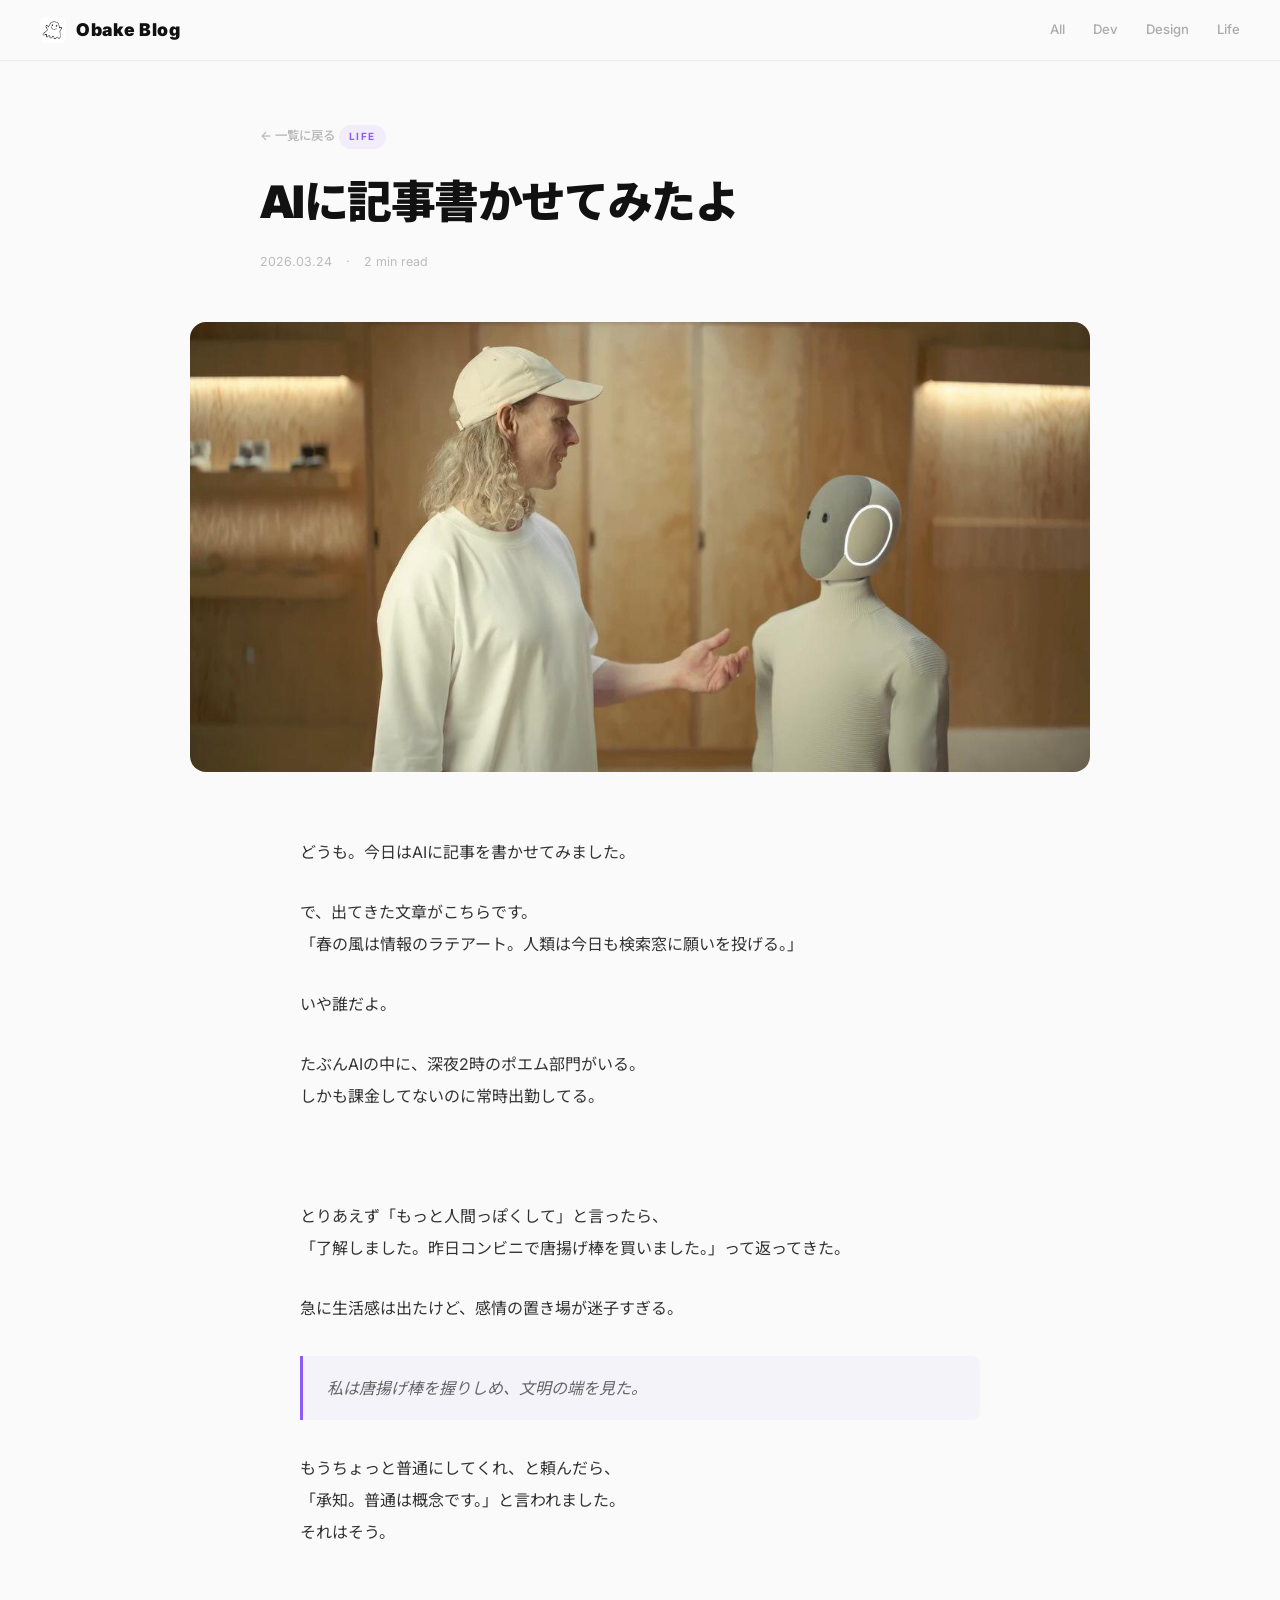
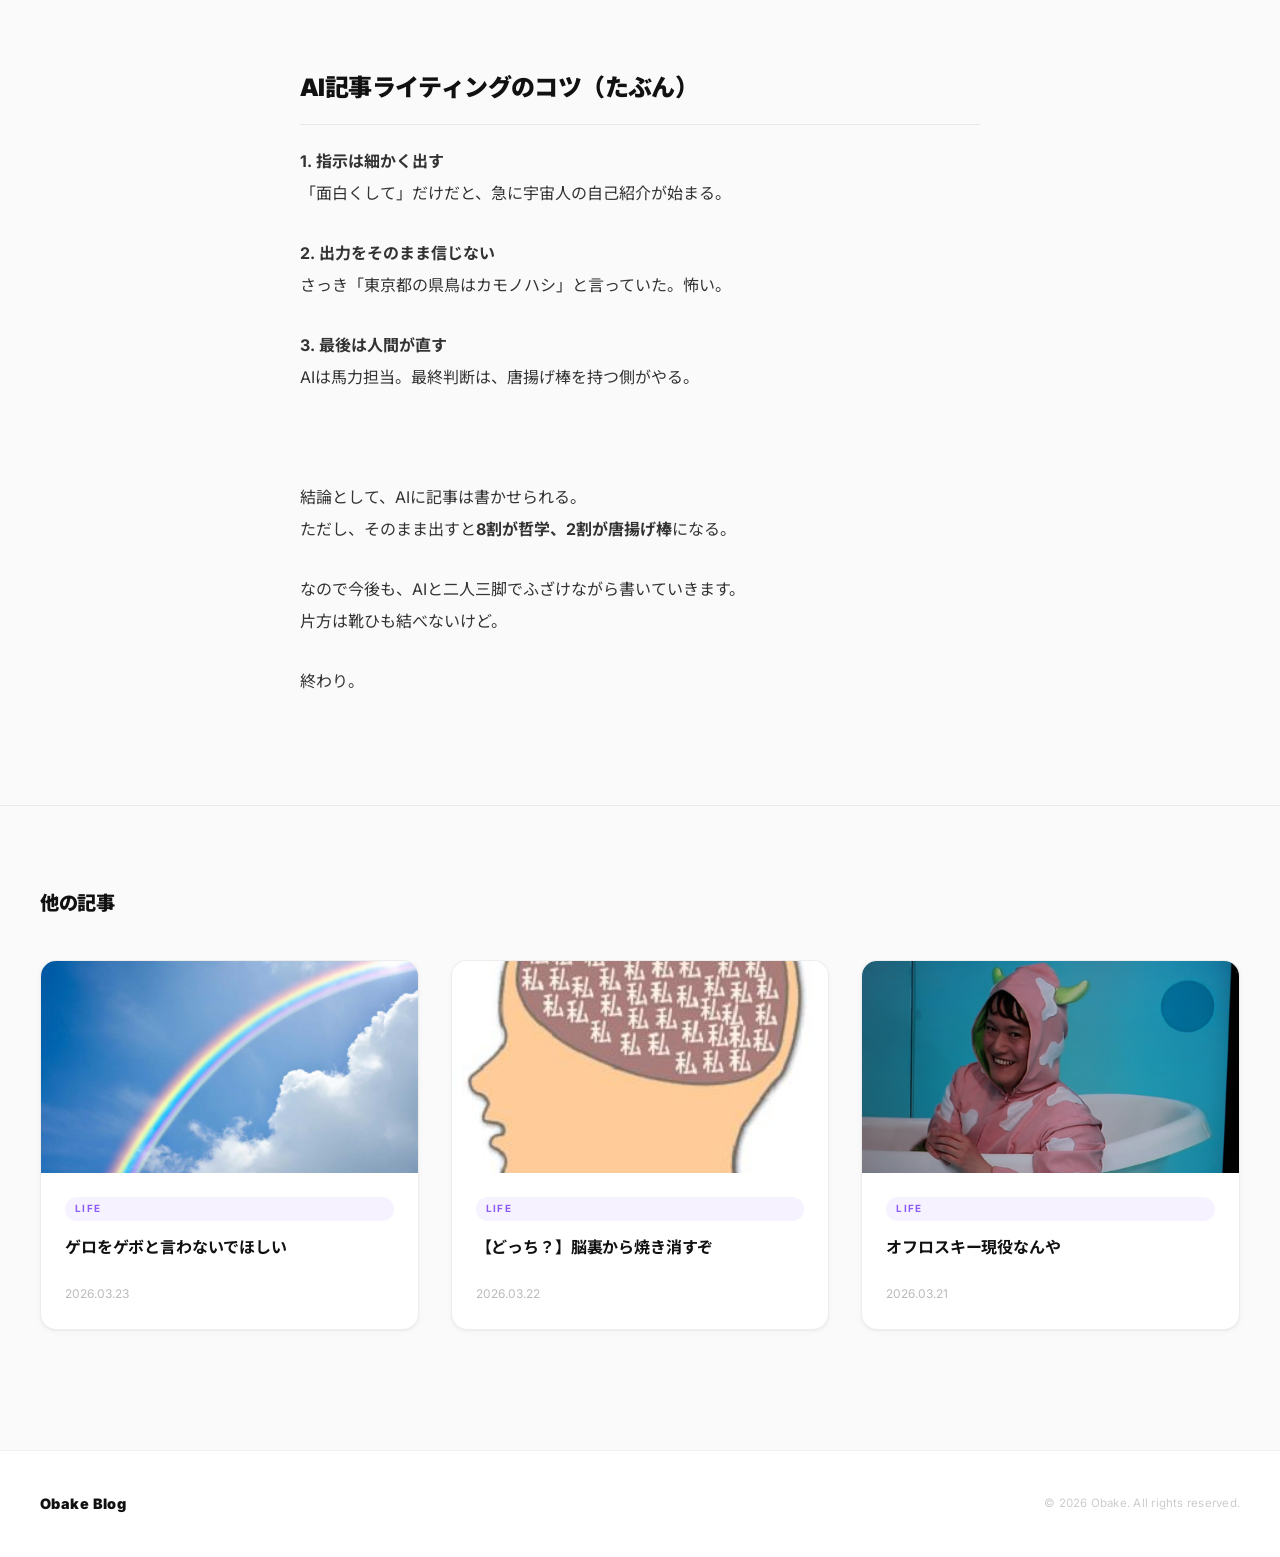
<file: blog-template/post-7.html>
<!DOCTYPE html>
<html lang="ja">
<head>
  <meta charset="UTF-8">
  <meta name="viewport" content="width=device-width, initial-scale=1.0">
  <title>AIに記事書かせてみたよ — Obake Blog</title>
  <link rel="stylesheet" href="style.css">
  <link rel="preconnect" href="https://fonts.googleapis.com">
  <link rel="preconnect" href="https://fonts.gstatic.com" crossorigin>
  <link href="https://fonts.googleapis.com/css2?family=Noto+Sans+JP:wght@300;400;500;700;900&family=Inter:wght@300;400;500;700;900&family=Oswald:wght@400;500;700&display=swap" rel="stylesheet">
</head>
<body>

  <header class="header">
    <div class="container header-inner">
      <a href="index.html" class="logo">
        <img src="images/obake-logo.png" alt="" class="logo-img">
        Obake Blog
      </a>
      <nav>
        <a href="#">All</a>
        <a href="#">Dev</a>
        <a href="#">Design</a>
        <a href="#">Life</a>
      </nav>
    </div>
  </header>

  <article class="article-page">
    <div class="container">

      <header class="article-header" data-reveal>
        <a href="index.html" class="article-back">← 一覧に戻る</a>
        <span class="post-tag">Life</span>
        <h1 class="article-title">AIに記事書かせてみたよ</h1>
        <div class="article-meta">
          <time datetime="2026-03-24">2026.03.24</time>
          <span class="post-read-time">2 min read</span>
        </div>
      </header>

      <div class="article-hero-img" data-reveal data-reveal-delay="1">
        <img src="images/samune07.jpeg" alt="AIに記事書かせてみたよ">
      </div>

      <div class="article-body" data-reveal data-reveal-delay="2">

        <p>どうも。今日はAIに記事を書かせてみました。</p>

        <p>
          で、出てきた文章がこちらです。<br>
          「春の風は情報のラテアート。人類は今日も検索窓に願いを投げる。」
        </p>

        <p>いや誰だよ。</p>

        <p>
          たぶんAIの中に、深夜2時のポエム部門がいる。<br>
          しかも課金してないのに常時出勤してる。
        </p>

        <p>&nbsp;</p>

        <p>
          とりあえず「もっと人間っぽくして」と言ったら、<br>
          「了解しました。昨日コンビニで唐揚げ棒を買いました。」って返ってきた。
        </p>

        <p>急に生活感は出たけど、感情の置き場が迷子すぎる。</p>

        <blockquote>私は唐揚げ棒を握りしめ、文明の端を見た。</blockquote>

        <p>
          もうちょっと普通にしてくれ、と頼んだら、<br>
          「承知。普通は概念です。」と言われました。<br>
          それはそう。
        </p>

        <p>&nbsp;</p>

        <h2>AI記事ライティングのコツ（たぶん）</h2>

        <p><strong>1. 指示は細かく出す</strong><br>「面白くして」だけだと、急に宇宙人の自己紹介が始まる。</p>

        <p><strong>2. 出力をそのまま信じない</strong><br>さっき「東京都の県鳥はカモノハシ」と言っていた。怖い。</p>

        <p><strong>3. 最後は人間が直す</strong><br>AIは馬力担当。最終判断は、唐揚げ棒を持つ側がやる。</p>

        <p>&nbsp;</p>

        <p>
          結論として、AIに記事は書かせられる。<br>
          ただし、そのまま出すと<strong>8割が哲学、2割が唐揚げ棒</strong>になる。
        </p>

        <p>
          なので今後も、AIと二人三脚でふざけながら書いていきます。<br>
          片方は靴ひも結べないけど。
        </p>

        <p>終わり。</p>

      </div>

    </div>
  </article>

  <section class="article-related">
    <div class="container">
      <h2 class="related-heading" data-reveal>他の記事</h2>
      <div class="post-grid post-grid-small">

        <article class="post-card" data-reveal>
          <a href="post-6.html">
            <div class="post-card-img">
              <img src="images/ichiran06.jpg" alt="ゲロをゲボと言わないでほしい">
            </div>
            <div class="post-card-body">
              <span class="post-tag">Life</span>
              <h3 class="post-card-title">ゲロをゲボと言わないでほしい</h3>
              <div class="post-meta">
                <time datetime="2026-03-24">2026.03.24</time>
              </div>
            </div>
          </a>
        </article>

        <article class="post-card" data-reveal data-reveal-delay="1">
          <a href="post-5.html">
            <div class="post-card-img">
              <img src="images/ichiran05.jpeg" alt="【どっち？】脳裏から焼き消すぞ">
            </div>
            <div class="post-card-body">
              <span class="post-tag">Life</span>
              <h3 class="post-card-title">【どっち？】脳裏から焼き消すぞ</h3>
              <div class="post-meta">
                <time datetime="2026-03-24">2026.03.24</time>
              </div>
            </div>
          </a>
        </article>

        <article class="post-card" data-reveal data-reveal-delay="2">
          <a href="post-4.html">
            <div class="post-card-img">
              <img src="images/ichiran04.jpg" alt="オフロスキー現役なんや">
            </div>
            <div class="post-card-body">
              <span class="post-tag">Life</span>
              <h3 class="post-card-title">オフロスキー現役なんや</h3>
              <div class="post-meta">
                <time datetime="2026-03-24">2026.03.24</time>
              </div>
            </div>
          </a>
        </article>

      </div>
    </div>
  </section>

  <footer>
    <div class="container footer-inner">
      <a href="index.html" class="footer-logo">Obake Blog</a>
      <p>&copy; 2026 Obake. All rights reserved.</p>
    </div>
  </footer>

  <script src="script.js"></script>
</body>
</html>
</file>
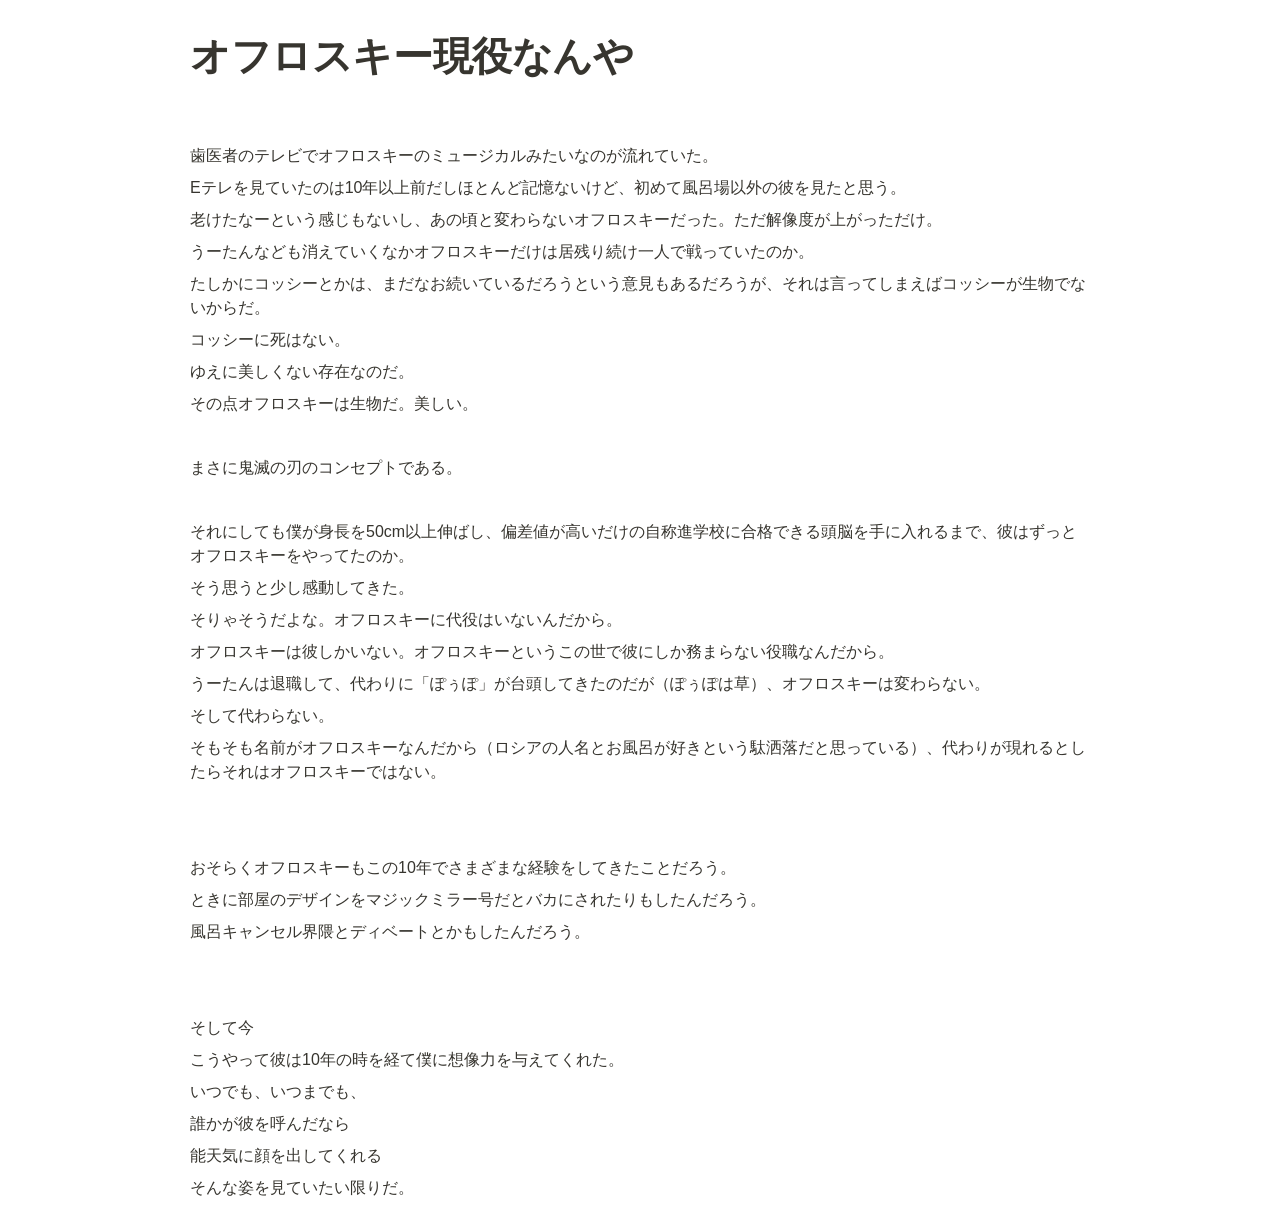
<file: blog-template/記事txt/オフロスキー/ExportBlock-e84c4e97-a09d-4aff-9439-7ecd20d69e2e-Part-1/オフロスキー現役なんや 32eee5a58f4b8019ae34eb82954aab51.html>
<html><head><meta http-equiv="Content-Type" content="text/html; charset=utf-8"/><title>オフロスキー現役なんや</title><style>
/* cspell:disable-file */
/* webkit printing magic: print all background colors */
html {
	-webkit-print-color-adjust: exact;
}
* {
	box-sizing: border-box;
	-webkit-print-color-adjust: exact;
}

html,
body {
	margin: 0;
	padding: 0;
}
@media only screen {
	body {
		margin: 2em auto;
		max-width: 900px;
		color: rgb(55, 53, 47);
	}
}

body {
	line-height: 1.5;
	white-space: pre-wrap;
}

a,
a.visited {
	color: inherit;
	text-decoration: underline;
}

.pdf-relative-link-path {
	font-size: 80%;
	color: #444;
}

h1,
h2,
h3 {
	letter-spacing: -0.01em;
	line-height: 1.2;
	font-weight: 600;
	margin-bottom: 0;
}

/* Override strong tags inside headings to maintain consistent weight */
h1 strong,
h2 strong,
h3 strong {
	font-weight: 600;
}

.page-title {
	font-size: 2.5rem;
	font-weight: 700;
	margin-top: 0;
	margin-bottom: 0.75em;
}

h1 {
	font-size: 1.875rem;
	margin-top: 1.875rem;
}

h2 {
	font-size: 1.5rem;
	margin-top: 1.5rem;
}

h3 {
	font-size: 1.25rem;
	margin-top: 1.25rem;
}

.source {
	border: 1px solid #ddd;
	border-radius: 3px;
	padding: 1.5em;
	word-break: break-all;
}

.callout {
	border-radius: 10px;
	padding: 1rem;
}

figure {
	margin: 1.25em 0;
	page-break-inside: avoid;
}

figcaption {
	opacity: 0.5;
	font-size: 85%;
	margin-top: 0.5em;
}

mark {
	background-color: transparent;
}

.indented {
	padding-left: 1.5em;
}

hr {
	background: transparent;
	display: block;
	width: 100%;
	height: 1px;
	visibility: visible;
	border: none;
	border-bottom: 1px solid rgba(55, 53, 47, 0.09);
}

img {
	max-width: 100%;
}

@media only print {
	img {
		max-height: 100vh;
		object-fit: contain;
	}
}

@page {
	margin: 1in;
}

.collection-content {
	font-size: 0.875rem;
}

.collection-content td {
	white-space: pre-wrap;
	word-break: break-word;
}

.column-list {
	display: flex;
	gap: 46px;
}

.column {
	min-width: 0;
	overflow: hidden;
}

.column > *:first-child {
	margin-top: 0;
}

.table_of_contents-item {
	display: block;
	font-size: 0.875rem;
	line-height: 1.3;
	padding: 0.125rem;
}

.table_of_contents-indent-1 {
	margin-left: 1.5rem;
}

.table_of_contents-indent-2 {
	margin-left: 3rem;
}

.table_of_contents-indent-3 {
	margin-left: 4.5rem;
}

.table_of_contents-link {
	text-decoration: none;
	opacity: 0.7;
	border-bottom: 1px solid rgba(55, 53, 47, 0.18);
}

table,
th,
td {
	border: 1px solid rgba(55, 53, 47, 0.09);
	border-collapse: collapse;
}

table {
	border-left: none;
	border-right: none;
}

th,
td {
	font-weight: normal;
	padding: 0.25em 0.5em;
	line-height: 1.5;
	min-height: 1.5em;
	text-align: left;
}

th {
	color: rgba(55, 53, 47, 0.6);
}

ol,
ul {
	margin: 0;
	margin-block-start: 0.6em;
	margin-block-end: 0.6em;
}

li > ol:first-child,
li > ul:first-child {
	margin-block-start: 0.6em;
}

ul > li {
	list-style: disc;
}

ul.to-do-list {
	padding-inline-start: 0;
}

ul.to-do-list > li {
	list-style: none;
}

.to-do-children-checked {
	text-decoration: line-through;
	opacity: 0.375;
}

ul.toggle > li {
	list-style: none;
}

ul {
	padding-inline-start: 1.7em;
}

ul > li {
	padding-left: 0.1em;
}

ol {
	padding-inline-start: 1.6em;
}

ol > li {
	padding-left: 0.2em;
}

.mono ol {
	padding-inline-start: 2em;
}

.mono ol > li {
	text-indent: -0.4em;
}

.toggle {
	padding-inline-start: 0em;
	list-style-type: none;
}

/* Indent toggle children */
.toggle > li > details {
	padding-left: 1.7em;
}

.toggle > li > details > summary {
	margin-left: -1.1em;
}

.selected-value {
	display: inline-block;
	padding: 0 0.5em;
	background: rgba(206, 205, 202, 0.5);
	border-radius: 3px;
	margin-right: 0.5em;
	margin-top: 0.3em;
	margin-bottom: 0.3em;
	white-space: nowrap;
}

.collection-title {
	display: inline-block;
	margin-right: 1em;
}

.page-description {
	margin-bottom: 2em;
}

.simple-table {
	margin-top: 1em;
	font-size: 0.875rem;
	empty-cells: show;
}
.simple-table td {
	height: 29px;
	min-width: 120px;
}

.simple-table th {
	height: 29px;
	min-width: 120px;
}

.simple-table-header-color {
	background: rgb(247, 246, 243);
	color: black;
}
.simple-table-header {
	font-weight: 500;
}

time {
	opacity: 0.5;
}

.icon {
	display: inline-flex;
	align-items: center;
	justify-content: center;
	max-width: 1.2em;
	max-height: 1.2em;
	text-decoration: none;
	vertical-align: text-bottom;
	margin-right: 0.5em;
}

img.icon {
	border-radius: 3px;
}

.callout img.notion-static-icon {
	width: 1em;
	height: 1em;
}

.callout p {
	margin: 0;
}

.callout h1,
.callout h2,
.callout h3 {
	margin: 0 0 0.6rem;
}

.user-icon {
	width: 1.5em;
	height: 1.5em;
	border-radius: 100%;
	margin-right: 0.5rem;
}

.user-icon-inner {
	font-size: 0.8em;
}

.text-icon {
	border: 1px solid #000;
	text-align: center;
}

.page-cover-image {
	display: block;
	object-fit: cover;
	width: 100%;
	max-height: 30vh;
}

.page-header-icon {
	font-size: 3rem;
	margin-bottom: 1rem;
}

.page-header-icon-with-cover {
	margin-top: -0.72em;
	margin-left: 0.07em;
}

.page-header-icon img {
	border-radius: 3px;
}

.link-to-page {
	margin: 1em 0;
	padding: 0;
	border: none;
	font-weight: 500;
}

p > .user {
	opacity: 0.5;
}

td > .user,
td > time {
	white-space: nowrap;
}

input[type="checkbox"] {
	transform: scale(1.5);
	margin-right: 0.6em;
	vertical-align: middle;
}

p {
	margin-top: 0.5em;
	margin-bottom: 0.5em;
}

.image {
	border: none;
	margin: 1.5em 0;
	padding: 0;
	border-radius: 0;
	text-align: center;
}

.code,
code {
	background: rgba(135, 131, 120, 0.15);
	border-radius: 3px;
	padding: 0.2em 0.4em;
	border-radius: 3px;
	font-size: 85%;
	tab-size: 2;
}

code {
	color: #eb5757;
}

.code {
	padding: 1.5em 1em;
}

.code-wrap {
	white-space: pre-wrap;
	word-break: break-all;
}

.code > code {
	background: none;
	padding: 0;
	font-size: 100%;
	color: inherit;
}

blockquote {
	font-size: 1em;
	margin: 1em 0;
	padding-left: 1em;
	border-left: 3px solid rgb(55, 53, 47);
}

blockquote.quote-large {
	font-size: 1.25em;
}

.bookmark {
	text-decoration: none;
	max-height: 8em;
	padding: 0;
	display: flex;
	width: 100%;
	align-items: stretch;
}

.bookmark-title {
	font-size: 0.85em;
	overflow: hidden;
	text-overflow: ellipsis;
	height: 1.75em;
	white-space: nowrap;
}

.bookmark-text {
	display: flex;
	flex-direction: column;
}

.bookmark-info {
	flex: 4 1 180px;
	padding: 12px 14px 14px;
	display: flex;
	flex-direction: column;
	justify-content: space-between;
}

.bookmark-image {
	width: 33%;
	flex: 1 1 180px;
	display: block;
	position: relative;
	object-fit: cover;
	border-radius: 1px;
}

.bookmark-description {
	color: rgba(55, 53, 47, 0.6);
	font-size: 0.75em;
	overflow: hidden;
	max-height: 4.5em;
	word-break: break-word;
}

.bookmark-href {
	font-size: 0.75em;
	margin-top: 0.25em;
}

.sans { font-family: ui-sans-serif, -apple-system, BlinkMacSystemFont, "Segoe UI Variable Display", "Segoe UI", Helvetica, "Apple Color Emoji", "Noto Sans Arabic", "Noto Sans Hebrew", Arial, sans-serif, "Segoe UI Emoji", "Segoe UI Symbol"; }
.code { font-family: "SFMono-Regular", Menlo, Consolas, "PT Mono", "Liberation Mono", Courier, monospace; }
.serif { font-family: Lyon-Text, Georgia, ui-serif, serif; }
.mono { font-family: iawriter-mono, Nitti, Menlo, Courier, monospace; }
.pdf .sans { font-family: Inter, ui-sans-serif, -apple-system, BlinkMacSystemFont, "Segoe UI Variable Display", "Segoe UI", Helvetica, "Apple Color Emoji", "Noto Sans Arabic", "Noto Sans Hebrew", Arial, sans-serif, "Segoe UI Emoji", "Segoe UI Symbol", 'Twemoji', 'Noto Color Emoji', 'Noto Sans CJK JP'; }
.pdf:lang(zh-CN) .sans { font-family: Inter, ui-sans-serif, -apple-system, BlinkMacSystemFont, "Segoe UI Variable Display", "Segoe UI", Helvetica, "Apple Color Emoji", "Noto Sans Arabic", "Noto Sans Hebrew", Arial, sans-serif, "Segoe UI Emoji", "Segoe UI Symbol", 'Twemoji', 'Noto Color Emoji', 'Noto Sans CJK SC'; }
.pdf:lang(zh-TW) .sans { font-family: Inter, ui-sans-serif, -apple-system, BlinkMacSystemFont, "Segoe UI Variable Display", "Segoe UI", Helvetica, "Apple Color Emoji", "Noto Sans Arabic", "Noto Sans Hebrew", Arial, sans-serif, "Segoe UI Emoji", "Segoe UI Symbol", 'Twemoji', 'Noto Color Emoji', 'Noto Sans CJK TC'; }
.pdf:lang(ko-KR) .sans { font-family: Inter, ui-sans-serif, -apple-system, BlinkMacSystemFont, "Segoe UI Variable Display", "Segoe UI", Helvetica, "Apple Color Emoji", "Noto Sans Arabic", "Noto Sans Hebrew", Arial, sans-serif, "Segoe UI Emoji", "Segoe UI Symbol", 'Twemoji', 'Noto Color Emoji', 'Noto Sans CJK KR'; }
.pdf .code { font-family: Source Code Pro, "SFMono-Regular", Menlo, Consolas, "PT Mono", "Liberation Mono", Courier, monospace, 'Twemoji', 'Noto Color Emoji', 'Noto Sans Mono CJK JP'; }
.pdf:lang(zh-CN) .code { font-family: Source Code Pro, "SFMono-Regular", Menlo, Consolas, "PT Mono", "Liberation Mono", Courier, monospace, 'Twemoji', 'Noto Color Emoji', 'Noto Sans Mono CJK SC'; }
.pdf:lang(zh-TW) .code { font-family: Source Code Pro, "SFMono-Regular", Menlo, Consolas, "PT Mono", "Liberation Mono", Courier, monospace, 'Twemoji', 'Noto Color Emoji', 'Noto Sans Mono CJK TC'; }
.pdf:lang(ko-KR) .code { font-family: Source Code Pro, "SFMono-Regular", Menlo, Consolas, "PT Mono", "Liberation Mono", Courier, monospace, 'Twemoji', 'Noto Color Emoji', 'Noto Sans Mono CJK KR'; }
.pdf .serif { font-family: PT Serif, Lyon-Text, Georgia, ui-serif, serif, 'Twemoji', 'Noto Color Emoji', 'Noto Serif CJK JP'; }
.pdf:lang(zh-CN) .serif { font-family: PT Serif, Lyon-Text, Georgia, ui-serif, serif, 'Twemoji', 'Noto Color Emoji', 'Noto Serif CJK SC'; }
.pdf:lang(zh-TW) .serif { font-family: PT Serif, Lyon-Text, Georgia, ui-serif, serif, 'Twemoji', 'Noto Color Emoji', 'Noto Serif CJK TC'; }
.pdf:lang(ko-KR) .serif { font-family: PT Serif, Lyon-Text, Georgia, ui-serif, serif, 'Twemoji', 'Noto Color Emoji', 'Noto Serif CJK KR'; }
.pdf .mono { font-family: PT Mono, iawriter-mono, Nitti, Menlo, Courier, monospace, 'Twemoji', 'Noto Color Emoji', 'Noto Sans Mono CJK JP'; }
.pdf:lang(zh-CN) .mono { font-family: PT Mono, iawriter-mono, Nitti, Menlo, Courier, monospace, 'Twemoji', 'Noto Color Emoji', 'Noto Sans Mono CJK SC'; }
.pdf:lang(zh-TW) .mono { font-family: PT Mono, iawriter-mono, Nitti, Menlo, Courier, monospace, 'Twemoji', 'Noto Color Emoji', 'Noto Sans Mono CJK TC'; }
.pdf:lang(ko-KR) .mono { font-family: PT Mono, iawriter-mono, Nitti, Menlo, Courier, monospace, 'Twemoji', 'Noto Color Emoji', 'Noto Sans Mono CJK KR'; }
.highlight-default {
	color: rgba(44, 44, 43, 1);
}
.highlight-gray {
	color: rgba(125, 122, 117, 1);
	fill: rgba(125, 122, 117, 1);
}
.highlight-brown {
	color: rgba(159, 118, 90, 1);
	fill: rgba(159, 118, 90, 1);
}
.highlight-orange {
	color: rgba(210, 123, 45, 1);
	fill: rgba(210, 123, 45, 1);
}
.highlight-yellow {
	color: rgba(203, 148, 52, 1);
	fill: rgba(203, 148, 52, 1);
}
.highlight-teal {
	color: rgba(80, 148, 110, 1);
	fill: rgba(80, 148, 110, 1);
}
.highlight-blue {
	color: rgba(56, 125, 201, 1);
	fill: rgba(56, 125, 201, 1);
}
.highlight-purple {
	color: rgba(154, 107, 180, 1);
	fill: rgba(154, 107, 180, 1);
}
.highlight-pink {
	color: rgba(193, 76, 138, 1);
	fill: rgba(193, 76, 138, 1);
}
.highlight-red {
	color: rgba(207, 81, 72, 1);
	fill: rgba(207, 81, 72, 1);
}
.highlight-default_background {
	color: rgba(44, 44, 43, 1);
}
.highlight-gray_background {
	background: rgba(42, 28, 0, 0.07);
}
.highlight-brown_background {
	background: rgba(139, 46, 0, 0.086);
}
.highlight-orange_background {
	background: rgba(224, 101, 1, 0.129);
}
.highlight-yellow_background {
	background: rgba(211, 168, 0, 0.137);
}
.highlight-teal_background {
	background: rgba(0, 100, 45, 0.09);
}
.highlight-blue_background {
	background: rgba(0, 124, 215, 0.094);
}
.highlight-purple_background {
	background: rgba(102, 0, 178, 0.078);
}
.highlight-pink_background {
	background: rgba(197, 0, 93, 0.086);
}
.highlight-red_background {
	background: rgba(223, 22, 0, 0.094);
}
.block-color-default {
	color: inherit;
	fill: inherit;
}
.block-color-gray {
	color: rgba(125, 122, 117, 1);
	fill: rgba(125, 122, 117, 1);
}
.block-color-brown {
	color: rgba(159, 118, 90, 1);
	fill: rgba(159, 118, 90, 1);
}
.block-color-orange {
	color: rgba(210, 123, 45, 1);
	fill: rgba(210, 123, 45, 1);
}
.block-color-yellow {
	color: rgba(203, 148, 52, 1);
	fill: rgba(203, 148, 52, 1);
}
.block-color-teal {
	color: rgba(80, 148, 110, 1);
	fill: rgba(80, 148, 110, 1);
}
.block-color-blue {
	color: rgba(56, 125, 201, 1);
	fill: rgba(56, 125, 201, 1);
}
.block-color-purple {
	color: rgba(154, 107, 180, 1);
	fill: rgba(154, 107, 180, 1);
}
.block-color-pink {
	color: rgba(193, 76, 138, 1);
	fill: rgba(193, 76, 138, 1);
}
.block-color-red {
	color: rgba(207, 81, 72, 1);
	fill: rgba(207, 81, 72, 1);
}
.block-color-default_background {
	color: inherit;
	fill: inherit;
}
.block-color-gray_background {
	background: rgba(240, 239, 237, 1);
}
.block-color-brown_background {
	background: rgba(245, 237, 233, 1);
}
.block-color-orange_background {
	background: rgba(251, 235, 222, 1);
}
.block-color-yellow_background {
	background: rgba(249, 243, 220, 1);
}
.block-color-teal_background {
	background: rgba(232, 241, 236, 1);
}
.block-color-blue_background {
	background: rgba(229, 242, 252, 1);
}
.block-color-purple_background {
	background: rgba(243, 235, 249, 1);
}
.block-color-pink_background {
	background: rgba(250, 233, 241, 1);
}
.block-color-red_background {
	background: rgba(252, 233, 231, 1);
}
.select-value-color-default { background-color: rgba(42, 28, 0, 0.07); }
.select-value-color-gray { background-color: rgba(28, 19, 1, 0.11); }
.select-value-color-brown { background-color: rgba(127, 51, 0, 0.156); }
.select-value-color-orange { background-color: rgba(196, 88, 0, 0.203); }
.select-value-color-yellow { background-color: rgba(209, 156, 0, 0.282); }
.select-value-color-green { background-color: rgba(0, 96, 38, 0.156); }
.select-value-color-blue { background-color: rgba(0, 118, 217, 0.203); }
.select-value-color-purple { background-color: rgba(92, 0, 163, 0.141); }
.select-value-color-pink { background-color: rgba(183, 0, 78, 0.152); }
.select-value-color-red { background-color: rgba(206, 24, 0, 0.164); }

.checkbox {
	display: inline-flex;
	vertical-align: text-bottom;
	width: 16;
	height: 16;
	background-size: 16px;
	margin-left: 2px;
	margin-right: 5px;
}

.checkbox-on {
	background-image: url("data:image/svg+xml;charset=UTF-8,%3Csvg%20width%3D%2216%22%20height%3D%2216%22%20viewBox%3D%220%200%2016%2016%22%20fill%3D%22none%22%20xmlns%3D%22http%3A%2F%2Fwww.w3.org%2F2000%2Fsvg%22%3E%0A%3Crect%20width%3D%2216%22%20height%3D%2216%22%20fill%3D%22%2358A9D7%22%2F%3E%0A%3Cpath%20d%3D%22M6.71429%2012.2852L14%204.9995L12.7143%203.71436L6.71429%209.71378L3.28571%206.2831L2%207.57092L6.71429%2012.2852Z%22%20fill%3D%22white%22%2F%3E%0A%3C%2Fsvg%3E");
}

.checkbox-off {
	background-image: url("data:image/svg+xml;charset=UTF-8,%3Csvg%20width%3D%2216%22%20height%3D%2216%22%20viewBox%3D%220%200%2016%2016%22%20fill%3D%22none%22%20xmlns%3D%22http%3A%2F%2Fwww.w3.org%2F2000%2Fsvg%22%3E%0A%3Crect%20x%3D%220.75%22%20y%3D%220.75%22%20width%3D%2214.5%22%20height%3D%2214.5%22%20fill%3D%22white%22%20stroke%3D%22%2336352F%22%20stroke-width%3D%221.5%22%2F%3E%0A%3C%2Fsvg%3E");
}
	
</style></head><body><article id="32eee5a5-8f4b-8019-ae34-eb82954aab51" class="page sans"><header><h1 class="page-title" dir="auto">オフロスキー現役なんや</h1><p class="page-description" dir="auto"></p></header><div class="page-body"><div style="display:contents" dir="auto"><p id="32eee5a5-8f4b-80fd-a094-df2edf639f4a" class="">
</p></div><div style="display:contents" dir="auto"><p id="32eee5a5-8f4b-8020-b732-f219e6424ee9" class="">歯医者のテレビでオフロスキーのミュージカルみたいなのが流れていた。</p></div><div style="display:contents" dir="auto"><p id="32eee5a5-8f4b-809e-98c9-c94695002f3e" class="">Eテレを見ていたのは10年以上前だしほとんど記憶ないけど、初めて風呂場以外の彼を見たと思う。</p></div><div style="display:contents" dir="auto"><p id="32eee5a5-8f4b-8030-80b3-ec779899a348" class="">老けたなーという感じもないし、あの頃と変わらないオフロスキーだった。ただ解像度が上がっただけ。</p></div><div style="display:contents" dir="auto"><p id="32eee5a5-8f4b-8066-af71-f901f4fe7a86" class="">うーたんなども消えていくなかオフロスキーだけは居残り続け一人で戦っていたのか。</p></div><div style="display:contents" dir="auto"><p id="32eee5a5-8f4b-8050-afa0-cfcb15eaf0e9" class="">たしかにコッシーとかは、まだなお続いているだろうという意見もあるだろうが、それは言ってしまえばコッシーが生物でないからだ。</p></div><div style="display:contents" dir="auto"><p id="32eee5a5-8f4b-80db-a6cf-ec114a8be9c5" class="">コッシーに死はない。</p></div><div style="display:contents" dir="auto"><p id="32eee5a5-8f4b-80bb-80ac-ecfa64e79714" class="">ゆえに美しくない存在なのだ。</p></div><div style="display:contents" dir="auto"><p id="32eee5a5-8f4b-8059-a766-e44369cab892" class="">その点オフロスキーは生物だ。美しい。</p></div><div style="display:contents" dir="auto"><p id="32eee5a5-8f4b-80a7-baee-ce9f2b4211f3" class="">
</p></div><div style="display:contents" dir="auto"><p id="32eee5a5-8f4b-806e-be4c-c78947ce8e37" class="">まさに鬼滅の刃のコンセプトである。</p></div><div style="display:contents" dir="auto"><p id="32eee5a5-8f4b-804d-9fe7-d8fe174b539a" class="">
</p></div><div style="display:contents" dir="auto"><p id="32eee5a5-8f4b-805a-abb6-e86fda91a8b9" class="">それにしても僕が身長を50cm以上伸ばし、偏差値が高いだけの自称進学校に合格できる頭脳を手に入れるまで、彼はずっとオフロスキーをやってたのか。</p></div><div style="display:contents" dir="auto"><p id="32eee5a5-8f4b-80bc-bcb2-e59ef6ec5761" class="">そう思うと少し感動してきた。</p></div><div style="display:contents" dir="auto"><p id="32eee5a5-8f4b-80f3-9533-faa636a22e15" class="">そりゃそうだよな。オフロスキーに代役はいないんだから。</p></div><div style="display:contents" dir="auto"><p id="32eee5a5-8f4b-80cc-810a-e8527a7b0987" class="">オフロスキーは彼しかいない。オフロスキーというこの世で彼にしか務まらない役職なんだから。</p></div><div style="display:contents" dir="auto"><p id="32eee5a5-8f4b-80dd-b464-ec1acc83003a" class="">うーたんは退職して、代わりに「ぽぅぽ」が台頭してきたのだが（ぽぅぽは草）、オフロスキーは変わらない。</p></div><div style="display:contents" dir="auto"><p id="32eee5a5-8f4b-8022-8077-d3bd5b0f1e4c" class="">そして代わらない。</p></div><div style="display:contents" dir="auto"><p id="32eee5a5-8f4b-808c-bd01-f61ee0bd23e9" class="">そもそも名前がオフロスキーなんだから（ロシアの人名とお風呂が好きという駄洒落だと思っている）、代わりが現れるとしたらそれはオフロスキーではない。</p></div><div style="display:contents" dir="auto"><p id="32eee5a5-8f4b-80e1-8cbb-deb5f4eba004" class="">
</p></div><div style="display:contents" dir="auto"><p id="32eee5a5-8f4b-807a-b91f-dbdced6e279c" class="">
</p></div><div style="display:contents" dir="auto"><p id="32eee5a5-8f4b-8027-b2cd-dbda1bc7c23f" class="">おそらくオフロスキーもこの10年でさまざまな経験をしてきたことだろう。</p></div><div style="display:contents" dir="auto"><p id="32eee5a5-8f4b-8017-a659-fa119bbe1d47" class="">ときに部屋のデザインをマジックミラー号だとバカにされたりもしたんだろう。</p></div><div style="display:contents" dir="auto"><p id="32eee5a5-8f4b-8022-b244-dd3d1cc8142a" class="">風呂キャンセル界隈とディベートとかもしたんだろう。</p></div><div style="display:contents" dir="auto"><p id="32eee5a5-8f4b-8089-a762-eb19830019ee" class="">
</p></div><div style="display:contents" dir="auto"><p id="32eee5a5-8f4b-807d-90fe-da4f0cad818b" class="">
</p></div><div style="display:contents" dir="auto"><p id="32eee5a5-8f4b-806f-95dd-d022125eea22" class="">そして今</p></div><div style="display:contents" dir="auto"><p id="32eee5a5-8f4b-804a-98d0-e378beec8d6e" class="">こうやって彼は10年の時を経て僕に想像力を与えてくれた。</p></div><div style="display:contents" dir="auto"><p id="32eee5a5-8f4b-805e-95f2-ca3453cfca39" class="">いつでも、いつまでも、</p></div><div style="display:contents" dir="auto"><p id="32eee5a5-8f4b-803f-a33e-c7ff77397eb5" class="">誰かが彼を呼んだなら</p></div><div style="display:contents" dir="auto"><p id="32eee5a5-8f4b-80a9-b2f6-cd3451e6ed89" class="">能天気に顔を出してくれる</p></div><div style="display:contents" dir="auto"><p id="32eee5a5-8f4b-80b3-838e-edfe5e23c978" class="">そんな姿を見ていたい限りだ。</p></div></div></article><span class="sans" style="font-size:14px;padding-top:2em"></span></body></html>
</file>
<file: style.css>
/* ========================================
   Reset
   ======================================== */

*,
*::before,
*::after {
  margin: 0;
  padding: 0;
  box-sizing: border-box;
}

html {
  scroll-behavior: smooth;
}

body {
  font-family: "Inter", "Noto Sans JP", sans-serif;
  background: #060606;
  color: #f0f0f0;
  line-height: 1.8;
  -webkit-font-smoothing: antialiased;
  -moz-osx-font-smoothing: grayscale;
  overflow-x: hidden;
}

a {
  color: inherit;
  text-decoration: none;
}

img {
  display: block;
  max-width: 100%;
}

.container {
  max-width: 1280px;
  margin: 0 auto;
  padding: 0 40px;
}

/* ── Noise texture overlay ── */
body::before {
  content: "";
  position: fixed;
  inset: 0;
  z-index: 10000;
  pointer-events: none;
  opacity: 0.028;
  background-image: url("data:image/svg+xml,%3Csvg viewBox='0 0 256 256' xmlns='http://www.w3.org/2000/svg'%3E%3Cfilter id='n'%3E%3CfeTurbulence type='fractalNoise' baseFrequency='0.75' numOctaves='4' stitchTiles='stitch'/%3E%3C/filter%3E%3Crect width='100%25' height='100%25' filter='url(%23n)'/%3E%3C/svg%3E");
  background-repeat: repeat;
  background-size: 256px 256px;
}

/* ========================================
   Scroll Reveal
   ======================================== */

[data-reveal] {
  opacity: 0;
  transform: translateY(32px);
  transition:
    opacity 0.9s cubic-bezier(0.16, 1, 0.3, 1),
    transform 0.9s cubic-bezier(0.16, 1, 0.3, 1);
}

[data-reveal].revealed {
  opacity: 1;
  transform: translateY(0);
}

[data-reveal-delay="1"] { transition-delay: 0.12s; }
[data-reveal-delay="2"] { transition-delay: 0.24s; }
[data-reveal-delay="3"] { transition-delay: 0.36s; }
[data-reveal-delay="4"] { transition-delay: 0.48s; }

@media (max-width: 960px) {
  [data-reveal-delay="1"] { transition-delay: 0.06s; }
  [data-reveal-delay="2"] { transition-delay: 0.12s; }
  [data-reveal-delay="3"] { transition-delay: 0.18s; }
  [data-reveal-delay="4"] { transition-delay: 0.24s; }
}

/* ========================================
   Cursor Tooltip
   ======================================== */

.cursor-tooltip {
  position: fixed;
  z-index: 9999;
  pointer-events: none;
  padding: 7px 18px;
  background: rgba(255, 255, 255, 0.92);
  color: #060606;
  font-size: 0.72rem;
  font-weight: 600;
  letter-spacing: 0.02em;
  border-radius: 999px;
  white-space: nowrap;
  opacity: 0;
  transform: scale(0.7);
  transition: opacity 0.3s cubic-bezier(0.16, 1, 0.3, 1),
              transform 0.3s cubic-bezier(0.16, 1, 0.3, 1);
  backdrop-filter: blur(8px);
  box-shadow: 0 4px 24px rgba(0, 0, 0, 0.3);
}

.cursor-tooltip.visible {
  opacity: 1;
  transform: scale(1);
}

/* ========================================
   Header
   ======================================== */

.header {
  position: fixed;
  top: 0;
  left: 0;
  width: 100%;
  z-index: 100;
  background: rgba(6, 6, 6, 0.6);
  backdrop-filter: blur(24px);
  -webkit-backdrop-filter: blur(24px);
  border-bottom: 1px solid rgba(255, 255, 255, 0.04);
  transition: transform 0.4s cubic-bezier(0.16, 1, 0.3, 1);
}

.header.header-hidden {
  transform: translateY(-100%);
}

.header-inner {
  display: flex;
  align-items: center;
  justify-content: space-between;
  height: 60px;
}

.logo {
  display: flex;
  align-items: center;
  gap: 10px;
  font-size: 1.2rem;
  font-weight: 900;
  letter-spacing: 0.03em;
}

.logo-img {
  width: 28px;
  height: 28px;
  object-fit: contain;
  border-radius: 6px;
}

.header nav {
  display: flex;
  gap: 28px;
}

.header nav a {
  font-size: 0.82rem;
  font-weight: 500;
  opacity: 0.4;
  transition: opacity 0.3s;
}

.header nav a:hover {
  opacity: 1;
}

.header nav a.nav-active {
  opacity: 1;
}

/* ========================================
   Hero
   ======================================== */

.hero {
  position: relative;
  min-height: 100vh;
  display: flex;
  align-items: center;
  padding: 140px 0 100px;
  overflow: hidden;
}

.hero-bg-orb {
  position: absolute;
  width: 700px;
  height: 700px;
  top: 10%;
  right: -5%;
  background: radial-gradient(
    circle,
    rgba(139, 92, 246, 0.12) 0%,
    rgba(99, 102, 241, 0.06) 40%,
    transparent 70%
  );
  filter: blur(80px);
  pointer-events: none;
  animation: orbFloat 12s ease-in-out infinite;
}

@keyframes orbFloat {
  0%, 100% { transform: translate(0, 0) scale(1); }
  33% { transform: translate(-30px, 20px) scale(1.05); }
  66% { transform: translate(20px, -30px) scale(0.95); }
}

.hero-label {
  display: inline-flex;
  align-items: center;
  gap: 14px;
  font-size: 0.7rem;
  font-weight: 600;
  text-transform: uppercase;
  letter-spacing: 0.22em;
  color: #777;
  margin-bottom: 28px;
}

.hero-label::before {
  content: "";
  display: block;
  width: 32px;
  height: 1px;
  background: linear-gradient(90deg, transparent, rgba(139, 92, 246, 0.6));
}

.hero h1 {
  font-size: clamp(2.4rem, 5.5vw, 4.2rem);
  font-weight: 900;
  line-height: 1.2;
  letter-spacing: -0.035em;
  margin-bottom: 32px;
}

.accent {
  background: linear-gradient(135deg, #c084fc 0%, #818cf8 50%, #6366f1 100%);
  -webkit-background-clip: text;
  -webkit-text-fill-color: transparent;
  background-clip: text;
}

.hero-desc {
  max-width: 540px;
  font-size: 0.95rem;
  color: #999;
  line-height: 2;
}

/* ── Scroll Indicator ── */

.scroll-indicator {
  position: absolute;
  bottom: 40px;
  left: 50%;
  transform: translateX(-50%);
}

.scroll-indicator span {
  display: block;
  width: 1px;
  height: 48px;
  background: linear-gradient(to bottom, rgba(255, 255, 255, 0.25), transparent);
  animation: scrollPulse 2.4s ease-in-out infinite;
}

@keyframes scrollPulse {
  0%, 100% { opacity: 0.2; transform: scaleY(0.5); transform-origin: top; }
  50% { opacity: 1; transform: scaleY(1); transform-origin: top; }
}

/* ========================================
   About
   ======================================== */

.about {
  padding: 120px 0;
  border-top: 1px solid rgba(255, 255, 255, 0.04);
}

.about-grid {
  display: grid;
  grid-template-columns: 1fr 1fr;
  gap: 64px;
  align-items: center;
}

.about-text h2 {
  font-size: 1.5rem;
  font-weight: 900;
  letter-spacing: -0.02em;
  margin-bottom: 24px;
}

.about-text p {
  color: #999;
  line-height: 2;
  margin-bottom: 14px;
  font-size: 0.92rem;
}

.photo-placeholder {
  aspect-ratio: 4 / 3;
  background: #0e0e0e;
  border: 1px dashed #1a1a1a;
  border-radius: 20px;
  display: flex;
  align-items: center;
  justify-content: center;
  color: #2a2a2a;
  font-size: 0.85rem;
  font-weight: 500;
}

.about-img {
  width: 100%;
  border-radius: 20px;
  object-fit: cover;
}

/* ========================================
   Works
   ======================================== */

.works {
  padding: 120px 0;
  border-top: 1px solid rgba(255, 255, 255, 0.04);
}

.works-heading {
  font-size: clamp(2.4rem, 5vw, 3.6rem);
  font-weight: 900;
  letter-spacing: -0.04em;
  margin-bottom: 100px;
}

/* ========================================
   Category — sidebar + content grid
   ======================================== */

.category {
  display: grid;
  grid-template-columns: 200px 1fr;
  gap: 72px;
  margin-bottom: 160px;
  padding-bottom: 160px;
  border-bottom: 1px solid rgba(255, 255, 255, 0.04);
}

.category:last-child {
  margin-bottom: 0;
  padding-bottom: 0;
  border-bottom: none;
}

/* Sidebar */
.cat-sidebar {
  position: sticky;
  top: 96px;
  align-self: start;
}

.cat-num {
  display: block;
  font-size: 5.6rem;
  font-weight: 700;
  line-height: 1;
  background: linear-gradient(
    180deg,
    rgba(255, 255, 255, 0.08) 0%,
    rgba(255, 255, 255, 0.015) 100%
  );
  -webkit-background-clip: text;
  -webkit-text-fill-color: transparent;
  background-clip: text;
  margin-bottom: 24px;
  font-family: "Oswald", "Inter", sans-serif;
  letter-spacing: 0.04em;
}

.cat-tag {
  display: inline-block;
  font-size: 0.65rem;
  font-weight: 600;
  letter-spacing: 0.14em;
  text-transform: uppercase;
  color: #777;
  margin-bottom: 14px;
}

.cat-title {
  font-size: 1.15rem;
  font-weight: 800;
  letter-spacing: -0.02em;
  line-height: 1.4;
  margin-bottom: 10px;
}

.cat-desc {
  font-size: 0.78rem;
  color: #666;
  line-height: 1.8;
}

/* ========================================
   Hero App (featured / representative)
   ======================================== */

.hero-app {
  margin-bottom: 64px;
  transition: transform 0.5s cubic-bezier(0.16, 1, 0.3, 1);
}

.hero-app-gallery {
  position: relative;
  overflow: hidden;
  border-radius: 16px;
  aspect-ratio: 16 / 9;
  background: #0a0a0a;
  margin-bottom: 28px;
  transition: box-shadow 0.5s cubic-bezier(0.16, 1, 0.3, 1);
}

.hero-app-gallery img {
  position: absolute;
  inset: 0;
  width: 100%;
  height: 100%;
  object-fit: cover;
  opacity: 0;
  transition: opacity 1s ease;
}

.hero-app-gallery img.active {
  opacity: 1;
}

.hero-app-name {
  font-size: 1.7rem;
  font-weight: 900;
  letter-spacing: -0.03em;
  margin-bottom: 10px;
}

.hero-app-catch {
  font-size: 1rem;
  font-weight: 700;
  color: #c0c0c0;
  letter-spacing: -0.01em;
  margin-bottom: 12px;
}

.hero-app-desc {
  font-size: 0.85rem;
  color: #888;
  max-width: 560px;
  line-height: 2;
}

/* ========================================
   App Link — clickable cards
   ======================================== */

.app-link {
  cursor: pointer;
  transition: transform 0.5s cubic-bezier(0.16, 1, 0.3, 1);
}

.app-link:hover {
  transform: translateY(-4px);
}

.app-link:hover .hero-app-gallery,
.app-link:hover .shelf-gallery {
  box-shadow:
    0 0 0 1px rgba(139, 92, 246, 0.15),
    0 8px 40px rgba(139, 92, 246, 0.06);
}

.app-link:hover .hero-app-name,
.app-link:hover .shelf-name {
  color: #fff;
}

/* ── Gallery shimmer on hover ── */

.hero-app-gallery::after,
.shelf-gallery::after {
  content: "";
  position: absolute;
  inset: 0;
  z-index: 3;
  pointer-events: none;
  background: linear-gradient(
    105deg,
    transparent 40%,
    rgba(255, 255, 255, 0.02) 44%,
    rgba(255, 255, 255, 0.06) 50%,
    rgba(255, 255, 255, 0.02) 56%,
    transparent 60%
  );
  transform: translateX(-150%);
  transition: transform 0.9s cubic-bezier(0.16, 1, 0.3, 1);
}

.app-link:hover .hero-app-gallery::after,
.app-link:hover .shelf-gallery::after {
  transform: translateX(150%);
}

/* ========================================
   Shelf (sub-apps)
   ======================================== */

.shelf {
  display: flex;
  gap: 28px;
}

.shelf-item {
  flex: 1;
  min-width: 0;
}

.shelf-item-solo {
  flex: 1;
  max-width: 100%;
}

/* Shelf gallery */
.shelf-gallery {
  position: relative;
  overflow: hidden;
  border-radius: 14px;
  background: #0a0a0a;
  margin-bottom: 16px;
  transition:
    transform 0.5s cubic-bezier(0.16, 1, 0.3, 1),
    box-shadow 0.5s cubic-bezier(0.16, 1, 0.3, 1);
}

.shelf-gallery:hover {
  transform: scale(1.015);
}

.shelf-gallery.landscape {
  aspect-ratio: 16 / 9;
}

.shelf-gallery.portrait {
  aspect-ratio: 9 / 14;
}

.shelf-gallery img {
  position: absolute;
  inset: 0;
  width: 100%;
  height: 100%;
  opacity: 0;
  transition: opacity 0.8s ease;
}

.shelf-gallery.landscape img {
  object-fit: cover;
}

.shelf-gallery.portrait img {
  object-fit: contain;
}

.shelf-gallery img.active {
  opacity: 1;
}

.shelf-name {
  font-size: 1.05rem;
  font-weight: 700;
  letter-spacing: -0.01em;
  margin-bottom: 4px;
  transition: color 0.3s;
}

.shelf-desc {
  font-size: 0.76rem;
  color: #666;
}

/* ========================================
   Slideshow Dots (generated by JS)
   ======================================== */

.gallery-dots {
  position: absolute;
  bottom: 14px;
  left: 50%;
  transform: translateX(-50%);
  display: flex;
  gap: 8px;
  z-index: 5;
}

.gallery-dots .dot {
  width: 6px;
  height: 6px;
  border-radius: 50%;
  background: rgba(255, 255, 255, 0.25);
  transition: background 0.4s, transform 0.4s;
}

.gallery-dots .dot.active {
  background: rgba(255, 255, 255, 0.9);
  transform: scale(1.3);
}

/* ========================================
   Blog Promo
   ======================================== */

.blog-promo {
  padding: 120px 0;
  border-top: 1px solid rgba(255, 255, 255, 0.04);
}

.blog-promo-inner {
  display: grid;
  grid-template-columns: 1fr 1fr;
  gap: 80px;
  align-items: center;
}

.blog-promo-text h2 {
  font-size: clamp(1.8rem, 3.5vw, 2.8rem);
  font-weight: 900;
  letter-spacing: -0.035em;
  line-height: 1.25;
  margin-bottom: 20px;
}

.blog-promo-text p {
  font-size: 0.9rem;
  color: #888;
  line-height: 2;
  margin-bottom: 36px;
  max-width: 400px;
}

.blog-promo-btn {
  display: inline-flex;
  align-items: center;
  gap: 10px;
  padding: 13px 32px;
  border: 1px solid rgba(255, 255, 255, 0.12);
  border-radius: 999px;
  font-size: 0.84rem;
  font-weight: 600;
  letter-spacing: 0.01em;
  transition: background 0.35s, border-color 0.35s, gap 0.35s, box-shadow 0.35s;
}

.blog-promo-btn:hover {
  background: rgba(255, 255, 255, 0.05);
  border-color: rgba(255, 255, 255, 0.28);
  gap: 16px;
  box-shadow: 0 4px 20px rgba(139, 92, 246, 0.1);
}

.blog-promo-arrow {
  transition: transform 0.35s cubic-bezier(0.16, 1, 0.3, 1);
}

.blog-promo-btn:hover .blog-promo-arrow {
  transform: translateX(4px);
}

.blog-promo-cards {
  display: flex;
  flex-direction: column;
  gap: 14px;
}

.blog-promo-card {
  display: flex;
  align-items: center;
  gap: 16px;
  padding: 18px 24px;
  border: 1px solid rgba(255, 255, 255, 0.05);
  border-radius: 14px;
  background: rgba(255, 255, 255, 0.02);
  transition: background 0.35s, border-color 0.35s, transform 0.35s cubic-bezier(0.16, 1, 0.3, 1);
  cursor: default;
}

.blog-promo-card:hover {
  background: rgba(255, 255, 255, 0.04);
  border-color: rgba(255, 255, 255, 0.09);
  transform: translateX(6px);
}

.blog-promo-tag {
  flex-shrink: 0;
  font-size: 0.6rem;
  font-weight: 700;
  letter-spacing: 0.12em;
  text-transform: uppercase;
  color: #8b5cf6;
  background: rgba(139, 92, 246, 0.1);
  padding: 3px 9px;
  border-radius: 999px;
}

.blog-promo-card-title {
  flex: 1;
  font-size: 0.85rem;
  font-weight: 500;
  color: #ccc;
  line-height: 1.5;
}

.blog-promo-date {
  flex-shrink: 0;
  font-size: 0.7rem;
  color: #444;
  font-family: "Inter", sans-serif;
  letter-spacing: 0.02em;
}

.blog-promo-card--empty {
  opacity: 0.35;
  pointer-events: none;
}

/* ========================================
   Contact
   ======================================== */

.contact {
  padding: 140px 0;
  text-align: center;
  border-top: 1px solid rgba(255, 255, 255, 0.04);
}

.contact h2 {
  font-size: 1.8rem;
  font-weight: 900;
  letter-spacing: -0.02em;
  margin-bottom: 12px;
}

.contact-sub {
  font-size: 0.88rem;
  color: #888;
  margin-bottom: 36px;
}

.contact-links {
  display: flex;
  gap: 12px;
  justify-content: center;
  flex-wrap: wrap;
}

.contact-btn {
  padding: 11px 28px;
  border: 1px solid rgba(255, 255, 255, 0.1);
  border-radius: 999px;
  font-size: 0.82rem;
  font-weight: 600;
  transition: background 0.3s, border-color 0.3s, transform 0.3s, box-shadow 0.3s;
}

.contact-btn:hover {
  background: rgba(255, 255, 255, 0.05);
  border-color: rgba(255, 255, 255, 0.25);
  transform: translateY(-2px);
  box-shadow: 0 4px 20px rgba(139, 92, 246, 0.08);
}

/* ========================================
   Footer
   ======================================== */

footer {
  padding: 36px 32px;
  text-align: center;
  border-top: 1px solid rgba(255, 255, 255, 0.04);
}

footer p {
  font-size: 0.72rem;
  color: #2a2a2a;
  letter-spacing: 0.02em;
}

/* ========================================
   Section Navigation (fixed right side)
   ======================================== */

.section-nav {
  position: fixed;
  right: 36px;
  top: 50%;
  transform: translateY(-50%);
  z-index: 90;
  display: flex;
  flex-direction: column;
  gap: 24px;
  align-items: flex-end;
}

.section-nav-item {
  display: flex;
  align-items: center;
  gap: 10px;
}

.section-nav-label {
  font-size: 0.6rem;
  font-weight: 600;
  text-transform: uppercase;
  letter-spacing: 0.12em;
  color: rgba(255, 255, 255, 0.12);
  transition: color 0.4s;
  font-family: "Inter", sans-serif;
}

.section-nav-line {
  display: block;
  width: 18px;
  height: 1.5px;
  background: rgba(255, 255, 255, 0.08);
  border-radius: 1px;
  transition: width 0.5s cubic-bezier(0.16, 1, 0.3, 1),
              background 0.5s;
}

.section-nav-item:hover .section-nav-label {
  color: rgba(255, 255, 255, 0.45);
}

.section-nav-item:hover .section-nav-line {
  width: 28px;
  background: rgba(255, 255, 255, 0.25);
}

.section-nav-item.active .section-nav-label {
  color: rgba(255, 255, 255, 0.75);
}

.section-nav-item.active .section-nav-line {
  width: 36px;
  background: linear-gradient(90deg, rgba(139, 92, 246, 0.7), rgba(99, 102, 241, 0.5));
}

/* ========================================
   Responsive
   ======================================== */

@media (max-width: 960px) {
  .container {
    padding: 0 28px;
  }

  .blog-promo-inner {
    grid-template-columns: 1fr;
    gap: 48px;
  }

  .category {
    grid-template-columns: 1fr;
    gap: 40px;
    margin-bottom: 100px;
    padding-bottom: 100px;
  }

  .cat-sidebar {
    position: static;
    display: flex;
    flex-wrap: wrap;
    align-items: baseline;
    gap: 0 16px;
  }

  .cat-num {
    font-size: 3.2rem;
    margin-bottom: 8px;
  }

  .section-nav {
    display: none;
  }

  .cat-tag {
    margin-bottom: 8px;
  }

  .cat-title {
    width: 100%;
  }

  .about-grid {
    grid-template-columns: 1fr;
    gap: 40px;
  }

  .about-photo {
    order: -1;
  }

  .shelf-gallery.portrait {
    aspect-ratio: 9 / 13;
  }

  .hero-bg-orb {
    width: 400px;
    height: 400px;
  }

  .cursor-tooltip {
    display: none;
  }
}

@media (max-width: 640px) {
  .container {
    padding: 0 18px;
  }

  .header-inner {
    height: 52px;
  }

  .header nav {
    gap: 18px;
  }

  .hero {
    padding: 110px 0 60px;
  }

  .works-heading {
    margin-bottom: 64px;
  }

  .category {
    margin-bottom: 72px;
    padding-bottom: 72px;
  }

  .shelf {
    flex-direction: column;
    gap: 32px;
  }

  .shelf-gallery.portrait {
    aspect-ratio: 9 / 12;
  }

  .hero-app-gallery {
    border-radius: 12px;
  }

  .about,
  .works,
  .contact {
    padding: 80px 0;
  }

  .scroll-indicator {
    bottom: 24px;
  }

  .logo-img {
    width: 24px;
    height: 24px;
  }
}
</file>
<file: blog-template/style.css>
/* ========================================
   Reset
   ======================================== */

*,
*::before,
*::after {
  margin: 0;
  padding: 0;
  box-sizing: border-box;
}

html {
  scroll-behavior: smooth;
}

body {
  font-family: "Inter", "Noto Sans JP", sans-serif;
  background: #fafafa;
  color: #111;
  line-height: 1.8;
  -webkit-font-smoothing: antialiased;
  -moz-osx-font-smoothing: grayscale;
  overflow-x: hidden;
}

a {
  color: inherit;
  text-decoration: none;
}

img {
  display: block;
  max-width: 100%;
}

.container {
  max-width: 1280px;
  margin: 0 auto;
  padding: 0 40px;
}

/* ========================================
   Scroll Reveal
   ======================================== */

[data-reveal] {
  opacity: 0;
  transform: translateY(28px);
  transition:
    opacity 0.9s cubic-bezier(0.16, 1, 0.3, 1),
    transform 0.9s cubic-bezier(0.16, 1, 0.3, 1);
}

[data-reveal].revealed {
  opacity: 1;
  transform: translateY(0);
}

[data-reveal-delay="1"] { transition-delay: 0.12s; }
[data-reveal-delay="2"] { transition-delay: 0.24s; }
[data-reveal-delay="3"] { transition-delay: 0.36s; }
[data-reveal-delay="4"] { transition-delay: 0.48s; }

/* ========================================
   Header
   ======================================== */

.header {
  position: fixed;
  top: 0;
  left: 0;
  width: 100%;
  z-index: 100;
  background: rgba(250, 250, 250, 0.85);
  backdrop-filter: blur(24px);
  -webkit-backdrop-filter: blur(24px);
  border-bottom: 1px solid rgba(0, 0, 0, 0.06);
  transition: transform 0.4s cubic-bezier(0.16, 1, 0.3, 1);
}

.header.header-hidden {
  transform: translateY(-100%);
}

.header-inner {
  display: flex;
  align-items: center;
  justify-content: space-between;
  height: 60px;
}

.logo {
  display: flex;
  align-items: center;
  gap: 10px;
  font-size: 1.1rem;
  font-weight: 900;
  letter-spacing: 0.03em;
  color: #111;
}

.logo-img {
  width: 26px;
  height: 26px;
  object-fit: contain;
  border-radius: 6px;
}

.header nav {
  display: flex;
  gap: 28px;
}

.header nav a {
  font-size: 0.82rem;
  font-weight: 500;
  color: #aaa;
  transition: color 0.3s;
}

.header nav a:hover,
.header nav a.nav-active {
  color: #111;
}

/* ========================================
   Hero
   ======================================== */

.hero {
  padding: 160px 0 100px;
  border-bottom: 1px solid rgba(0, 0, 0, 0.06);
}

.hero-label {
  display: inline-flex;
  align-items: center;
  gap: 14px;
  font-size: 0.7rem;
  font-weight: 600;
  text-transform: uppercase;
  letter-spacing: 0.22em;
  color: #bbb;
  margin-bottom: 28px;
}

.hero-label::before {
  content: "";
  display: block;
  width: 32px;
  height: 1px;
  background: linear-gradient(90deg, transparent, rgba(139, 92, 246, 0.5));
}

.hero h1 {
  font-size: clamp(2.2rem, 5vw, 3.8rem);
  font-weight: 900;
  line-height: 1.2;
  letter-spacing: -0.035em;
  margin-bottom: 28px;
  color: #111;
}

.accent {
  background: linear-gradient(135deg, #a855f7 0%, #818cf8 50%, #6366f1 100%);
  -webkit-background-clip: text;
  -webkit-text-fill-color: transparent;
  background-clip: text;
}

.hero-desc {
  max-width: 480px;
  font-size: 0.95rem;
  color: #888;
  line-height: 2;
}

/* ========================================
   Post Tag
   ======================================== */

.post-tag {
  display: inline-block;
  font-size: 0.62rem;
  font-weight: 700;
  letter-spacing: 0.14em;
  text-transform: uppercase;
  color: #8b5cf6;
  background: rgba(139, 92, 246, 0.08);
  padding: 3px 10px;
  border-radius: 999px;
  margin-bottom: 14px;
}

/* ========================================
   Post Meta
   ======================================== */

.post-meta {
  display: flex;
  align-items: center;
  gap: 14px;
  font-size: 0.75rem;
  color: #bbb;
  margin-top: 12px;
}

.post-read-time::before {
  content: "·";
  margin-right: 14px;
}

/* ========================================
   Posts Section
   ======================================== */

.posts {
  padding: 100px 0 140px;
}

/* ── Featured Post ── */

.post-featured {
  margin-bottom: 80px;
}

.post-featured-inner {
  display: grid;
  grid-template-columns: 1fr 1fr;
  gap: 60px;
  align-items: center;
  padding: 48px;
  border: 1px solid rgba(0, 0, 0, 0.07);
  border-radius: 20px;
  background: #fff;
  box-shadow:
    0 1px 2px rgba(0, 0, 0, 0.04),
    0 2px 6px rgba(0, 0, 0, 0.03);
  transition: box-shadow 0.5s cubic-bezier(0.16, 1, 0.3, 1),
              transform 0.5s cubic-bezier(0.16, 1, 0.3, 1),
              border-color 0.5s;
}

.post-featured-inner:hover {
  box-shadow:
    0 4px 8px rgba(0, 0, 0, 0.04),
    0 12px 32px rgba(0, 0, 0, 0.07),
    0 32px 64px rgba(0, 0, 0, 0.04);
  border-color: rgba(0, 0, 0, 0.03);
  transform: translateY(-5px);
}

.post-featured-img {
  border-radius: 14px;
  overflow: hidden;
  aspect-ratio: 16 / 10;
  background: #f0f0f0;
}

.post-featured-img img {
  width: 100%;
  height: 100%;
  object-fit: cover;
  transition: transform 0.6s cubic-bezier(0.16, 1, 0.3, 1);
}

.post-featured-inner:hover .post-featured-img img {
  transform: scale(1.03);
}

.post-featured-title {
  font-size: 1.6rem;
  font-weight: 900;
  letter-spacing: -0.03em;
  line-height: 1.3;
  margin-bottom: 14px;
  color: #111;
}

.post-excerpt {
  font-size: 0.88rem;
  color: #888;
  line-height: 1.9;
}

/* ── Post Grid ── */

.post-grid {
  display: grid;
  grid-template-columns: repeat(3, 1fr);
  gap: 32px;
}

.post-grid-small {
  grid-template-columns: repeat(3, 1fr);
}

/* ── Post Card ── */

.post-card {
  display: flex;
}

.post-card a {
  display: flex;
  flex-direction: column;
  width: 100%;
  border: 1px solid rgba(0, 0, 0, 0.07);
  border-radius: 16px;
  overflow: hidden;
  background: #fff;
  box-shadow:
    0 1px 2px rgba(0, 0, 0, 0.04),
    0 2px 6px rgba(0, 0, 0, 0.03);
  transition: box-shadow 0.5s cubic-bezier(0.16, 1, 0.3, 1),
              transform 0.5s cubic-bezier(0.16, 1, 0.3, 1),
              border-color 0.5s;
}

.post-card a:hover {
  box-shadow:
    0 4px 8px rgba(0, 0, 0, 0.04),
    0 12px 28px rgba(0, 0, 0, 0.07),
    0 24px 48px rgba(0, 0, 0, 0.04);
  border-color: rgba(0, 0, 0, 0.03);
  transform: translateY(-5px);
}

.post-card-img {
  aspect-ratio: 16 / 9;
  overflow: hidden;
  background: #f0f0f0;
}

.post-card-img img {
  width: 100%;
  height: 100%;
  object-fit: cover;
  transition: transform 0.6s cubic-bezier(0.16, 1, 0.3, 1);
}

.post-card a:hover .post-card-img img {
  transform: scale(1.04);
}

.post-card-body {
  padding: 24px;
  display: flex;
  flex-direction: column;
  flex: 1;
}

.post-card-body .post-meta {
  margin-top: auto;
  padding-top: 16px;
}

.post-card-title {
  font-size: 1rem;
  font-weight: 700;
  letter-spacing: -0.01em;
  line-height: 1.5;
  margin-bottom: 8px;
  color: #111;
}

.post-card-excerpt {
  font-size: 0.8rem;
  color: #999;
  line-height: 1.8;
}

/* ========================================
   Article Page
   ======================================== */

.article-page {
  padding: 120px 0 80px;
}

.article-header {
  max-width: 760px;
  margin: 0 auto 48px;
}

.article-back {
  display: inline-block;
  font-size: 0.78rem;
  font-weight: 600;
  color: #bbb;
  margin-bottom: 28px;
  transition: color 0.3s;
}

.article-back:hover {
  color: #8b5cf6;
}

.article-title {
  font-size: clamp(1.8rem, 4vw, 2.8rem);
  font-weight: 900;
  letter-spacing: -0.035em;
  line-height: 1.25;
  margin-bottom: 20px;
  color: #111;
}

.article-meta {
  display: flex;
  align-items: center;
  gap: 14px;
  font-size: 0.78rem;
  color: #bbb;
}

.article-hero-img {
  max-width: 900px;
  margin: 0 auto 64px;
  border-radius: 16px;
  overflow: hidden;
  aspect-ratio: 16 / 8;
  background: #f0f0f0;
}

.article-hero-img img {
  width: 100%;
  height: 100%;
  object-fit: cover;
}

/* ── Article Body ── */

.article-body {
  max-width: 680px;
  margin: 0 auto;
  font-size: 1rem;
  color: #333;
  line-height: 2;
}

.article-body p {
  margin-bottom: 28px;
}

.article-body h2 {
  font-size: 1.5rem;
  font-weight: 900;
  letter-spacing: -0.025em;
  color: #111;
  margin: 56px 0 20px;
  padding-bottom: 12px;
  border-bottom: 1px solid rgba(0, 0, 0, 0.07);
}

.article-body h3 {
  font-size: 1.15rem;
  font-weight: 700;
  letter-spacing: -0.015em;
  color: #111;
  margin: 40px 0 16px;
}

.article-body ul,
.article-body ol {
  padding-left: 1.5em;
  margin-bottom: 28px;
}

.article-body li {
  margin-bottom: 8px;
  color: #444;
}

.article-body blockquote {
  border-left: 3px solid #8b5cf6;
  padding: 16px 24px;
  margin: 32px 0;
  background: rgba(139, 92, 246, 0.04);
  border-radius: 0 8px 8px 0;
  color: #666;
  font-style: italic;
}

.article-body code {
  font-family: "SF Mono", "Fira Code", "Consolas", monospace;
  font-size: 0.85em;
  background: #f3f4f6;
  color: #8b5cf6;
  padding: 2px 6px;
  border-radius: 4px;
}

.article-body pre {
  background: #111;
  color: #e5e7eb;
  padding: 28px;
  border-radius: 12px;
  overflow-x: auto;
  margin: 32px 0;
  font-size: 0.88rem;
  line-height: 1.7;
}

.article-body pre code {
  background: none;
  color: inherit;
  padding: 0;
  font-size: inherit;
}

/* ========================================
   Related Articles
   ======================================== */

.article-related {
  padding: 80px 0 120px;
  border-top: 1px solid rgba(0, 0, 0, 0.06);
}

.related-heading {
  font-size: 1.2rem;
  font-weight: 900;
  letter-spacing: -0.02em;
  margin-bottom: 40px;
  color: #111;
}

/* ========================================
   Footer
   ======================================== */

footer {
  padding: 40px 0;
  border-top: 1px solid rgba(0, 0, 0, 0.06);
  background: #fff;
}

.footer-inner {
  display: flex;
  align-items: center;
  justify-content: space-between;
}

.footer-logo {
  font-size: 0.9rem;
  font-weight: 900;
  letter-spacing: 0.03em;
  color: #111;
}

footer p {
  font-size: 0.72rem;
  color: #ccc;
  letter-spacing: 0.02em;
}

/* ========================================
   Responsive
   ======================================== */

@media (max-width: 960px) {
  .container {
    padding: 0 28px;
  }

  .post-featured-inner {
    grid-template-columns: 1fr;
    gap: 32px;
    padding: 32px;
  }

  .post-grid {
    grid-template-columns: repeat(2, 1fr);
  }

  .post-grid-small {
    grid-template-columns: repeat(2, 1fr);
  }
}

@media (max-width: 640px) {
  .container {
    padding: 0 18px;
  }

  .header-inner {
    height: 52px;
  }

  .header nav {
    gap: 18px;
  }

  .hero {
    padding: 120px 0 72px;
  }

  .post-grid {
    grid-template-columns: 1fr;
  }

  .post-grid-small {
    grid-template-columns: 1fr;
  }

  .post-featured-inner {
    padding: 24px;
  }

  .post-featured-title {
    font-size: 1.3rem;
  }

  .article-page {
    padding: 100px 0 60px;
  }

  .article-body {
    font-size: 0.95rem;
  }

  .footer-inner {
    flex-direction: column;
    gap: 12px;
    text-align: center;
  }
}
</file>
